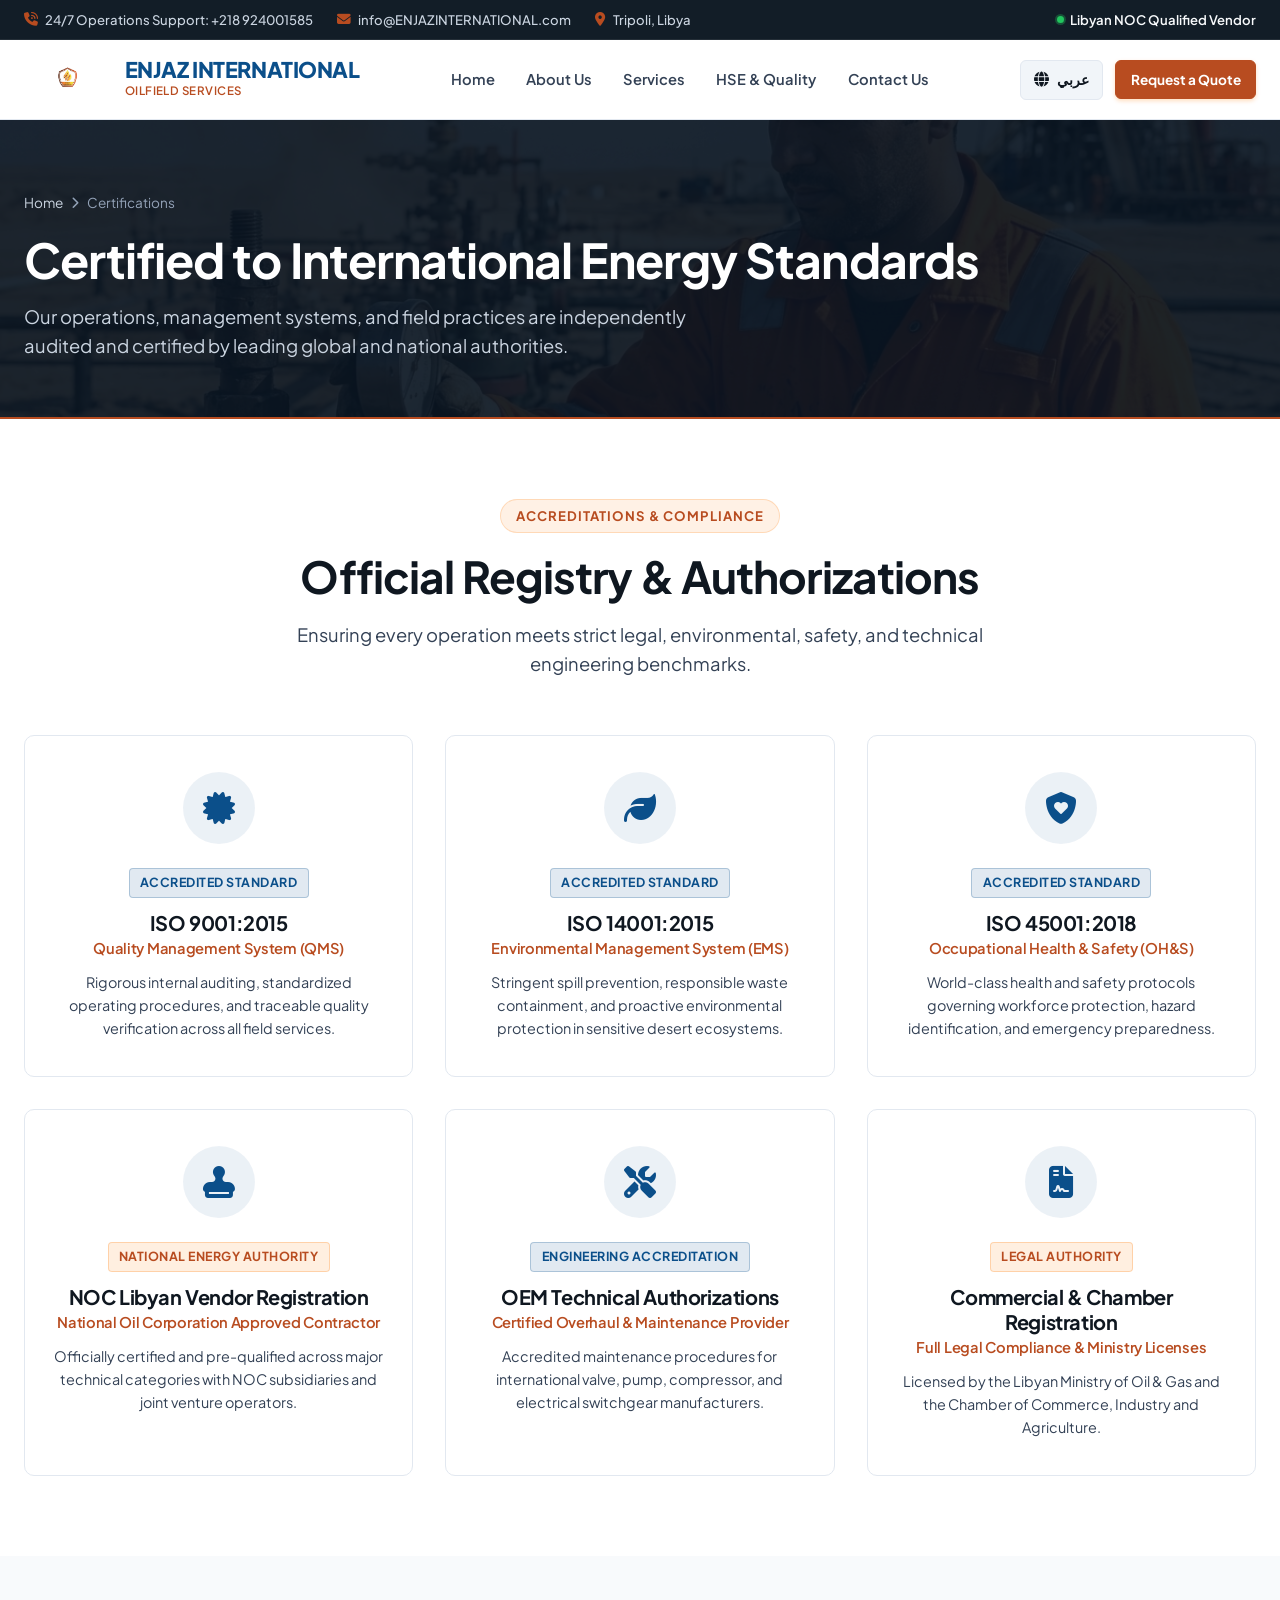
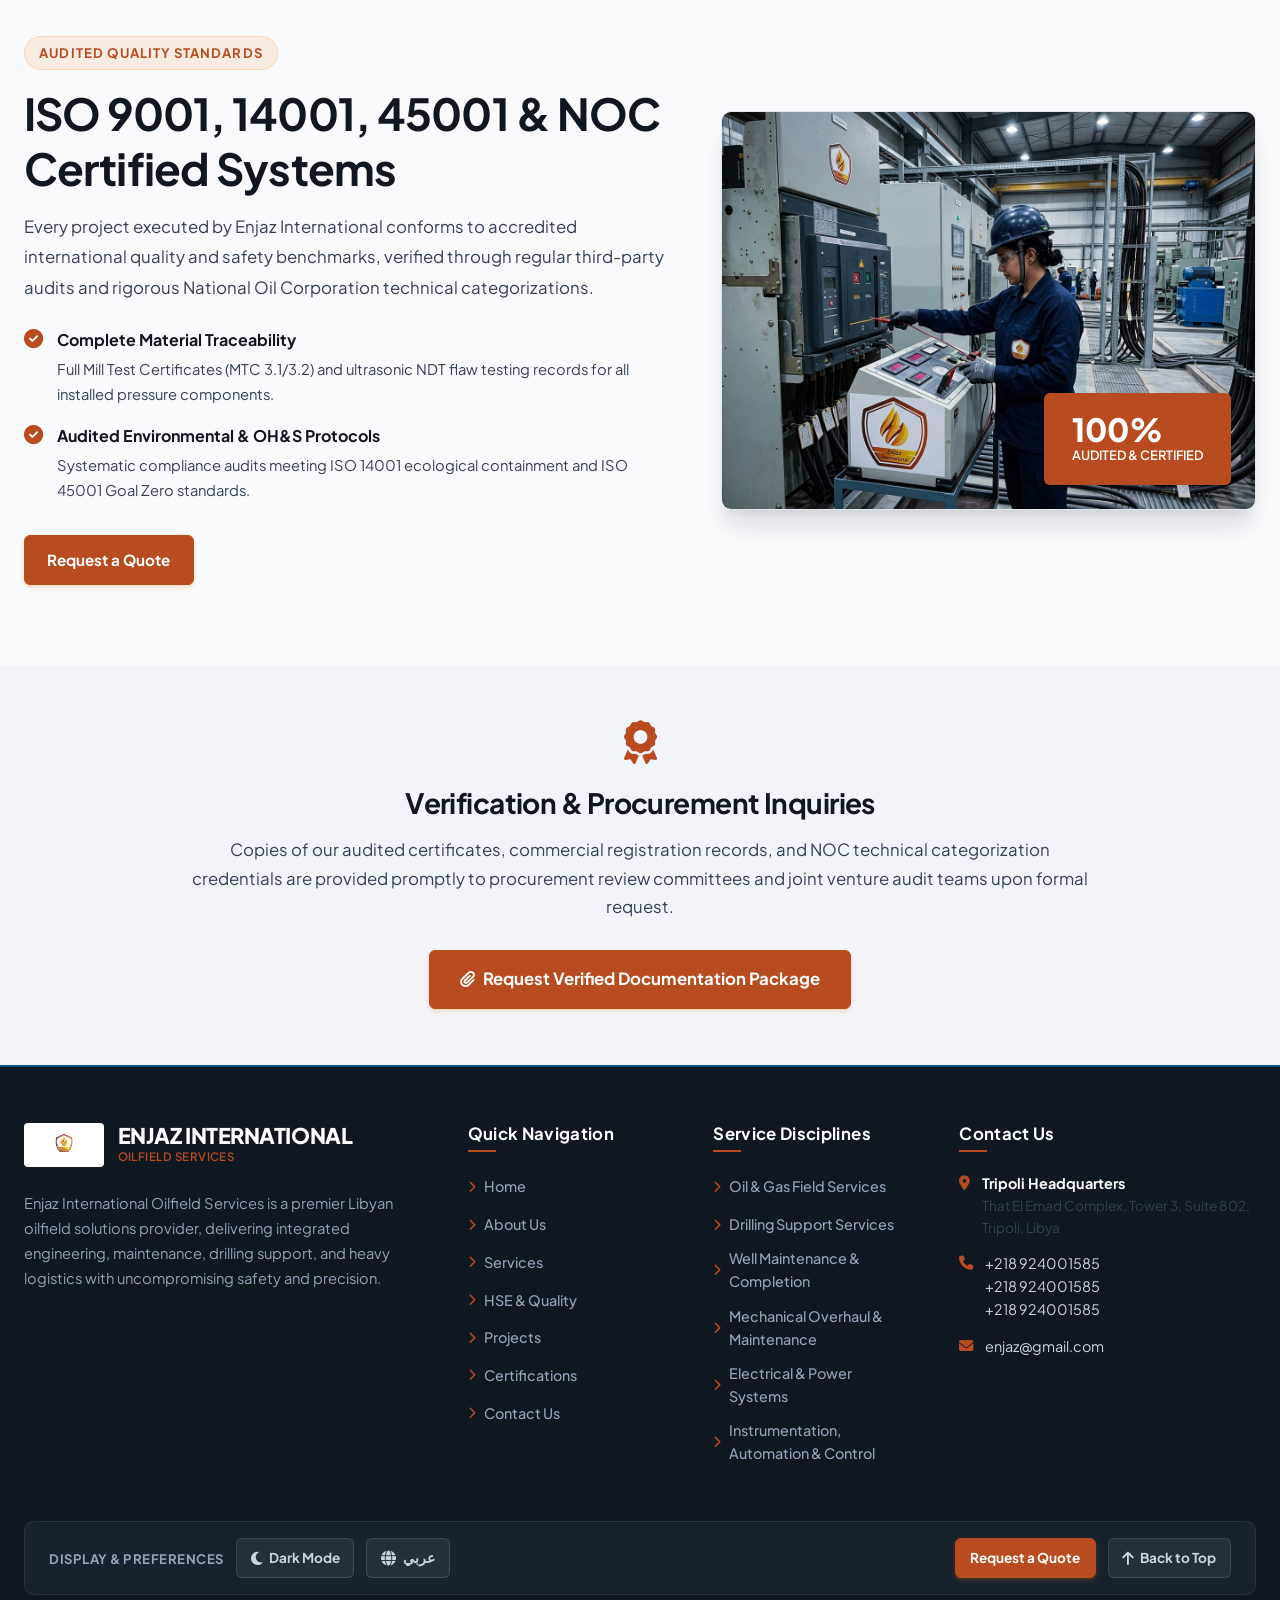
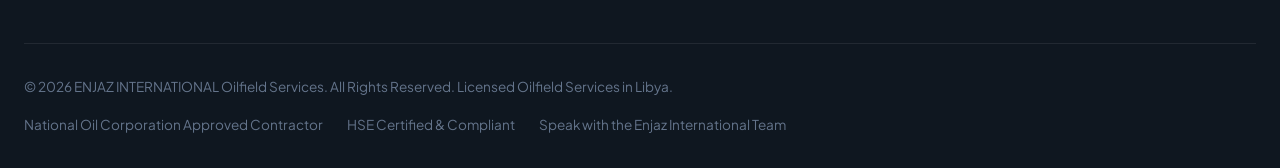
<file: certifications.html>
﻿<!DOCTYPE html>
<html lang="en" dir="ltr" data-theme="light">
<head>
  <meta charset="UTF-8">
  <meta name="viewport" content="width=device-width, initial-scale=1.0">
  <title>Certifications & Standards â€” ENJAZ INTERNATIONAL Oilfield Services</title>
  <meta name="description" content="View ENJAZ INTERNATIONAL's official certifications: ISO 9001, ISO 14001, ISO 45001, Libyan NOC vendor pre-qualification, and OEM technical approvals.">
  <!-- SEO & Social Sharing (Open Graph & Twitter Cards) -->
  <meta property="og:title" content="Certifications & Standards â€” ENJAZ INTERNATIONAL Oilfield Services">
  <meta property="og:description" content="View ENJAZ INTERNATIONAL's official certifications: ISO 9001, ISO 14001, ISO 45001, Libyan NOC vendor pre-qualification, and OEM technical approvals.">
  <meta property="og:image" content="https://ENJAZINTERNATIONAL.com/Images/Logo.png">
  <meta property="og:url" content="https://ENJAZINTERNATIONAL.com/certifications.html">
  <meta property="og:type" content="website">
  <meta name="twitter:card" content="summary_large_image">
  <meta name="twitter:title" content="Certifications & Standards â€” ENJAZ INTERNATIONAL Oilfield Services">
  <meta name="twitter:description" content="View ENJAZ INTERNATIONAL's official certifications: ISO 9001, ISO 14001, ISO 45001, Libyan NOC vendor pre-qualification, and OEM technical approvals.">
  <meta name="twitter:image" content="https://ENJAZINTERNATIONAL.com/Images/Logo.png">

  <link rel="icon" type="image/jpeg" href="Images/Logo.png">

  <link rel="preconnect" href="https://fonts.googleapis.com">
  <link rel="preconnect" href="https://fonts.gstatic.com" crossorigin>
  <link href="https://fonts.googleapis.com/css2?family=Alexandria:wght@400;500;600;700;800&family=Cairo:wght@400;500;600;700;800;900&family=Inter:wght@400;500;600;700&family=Plus+Jakarta+Sans:wght@400;500;600;700;800&display=swap" rel="stylesheet">
  <link rel="stylesheet" href="https://cdnjs.cloudflare.com/ajax/libs/font-awesome/6.5.1/css/all.min.css">

  <link rel="stylesheet" href="assets/css/variables.css">
  <link rel="stylesheet" href="assets/css/base.css">
  <link rel="stylesheet" href="assets/css/layout.css">
  <link rel="stylesheet" href="assets/css/components.css">
  <link rel="stylesheet" href="assets/css/pages.css">
  <link rel="stylesheet" href="assets/css/rtl.css">
</head>
<body>

  <!-- Topbar -->
  <div class="topbar">
    <div class="container">
      <div class="topbar-info">
        <span class="topbar-item">
          <i class="fa-solid fa-phone-volume"></i>
          <a href="tel:+218924295050" data-i18n="topbar.emergency">24/7 Operations Support: +218 924001585</a>
        </span>
        <span class="topbar-item">
          <i class="fa-solid fa-envelope"></i>
          <a href="mailto:enjaz@gmail.com" data-i18n="topbar.email">enjaz@gmail.com</a>
        </span>
        <span class="topbar-item">
          <i class="fa-solid fa-location-dot"></i>
          <span data-i18n="topbar.location">Tripoli & Benghazi, Libya</span>
        </span>
      </div>
      <div class="topbar-status">
        <span class="topbar-status-dot"></span>
        <span data-i18n="topbar.status">Libyan NOC Qualified Vendor</span>
      </div>
    </div>
  </div>

  <!-- Header -->
  <header class="site-header">
    <div class="container header-container">
      <a href="index.html" class="brand-logo" aria-label="ENJAZ INTERNATIONAL Home">
        <img src="Images/Logo.png" alt="ENJAZ INTERNATIONAL Logo" class="brand-logo-img">
        <div class="brand-logo-text">
          <span class="brand-name" data-i18n="brand.name">ENJAZ INTERNATIONAL</span>
          <span class="brand-tagline" data-i18n="brand.tagline">Oilfield Services</span>
        </div>
      </a>

      <nav class="nav-desktop" aria-label="Main Navigation">
        <a href="index.html" class="nav-link" data-i18n="nav.home">Home</a>
        <a href="about.html" class="nav-link" data-i18n="nav.about">About Us</a>
        <a href="services.html" class="nav-link" data-i18n="nav.services">Services</a>
        <a href="hse.html" class="nav-link" data-i18n="nav.hse">HSE & Quality</a>
        <a href="contact.html" class="nav-link" data-i18n="nav.contact">Contact Us</a>
      </nav>

      <!-- Utility Controls -->
      <div class="header-actions">
        <!-- Language Switcher (Compact, accessible) -->
        <button class="btn-control btn-lang-toggle" aria-label="Switch Language" title="Switch Language">
          <i class="fa-solid fa-globe"></i>
          <span class="lang-label">Ø¹Ø±Ø¨ÙŠ</span>
        </button>

        <!-- CTA Button (Desktop only; hidden on mobile header to prevent clutter) -->
        <button class="btn btn-primary btn-sm btn-open-quote" data-i18n="nav.quote">
          <i class="fa-solid fa-file-invoice"></i> <span data-i18n="nav.quote">Request a Quote</span>
        </button>

        <!-- Mobile Hamburger Menu Toggle -->
        <button class="btn-mobile-menu" id="mobileMenuToggle" aria-label="Open Mobile Menu">
          <i class="fa-solid fa-bars"></i>
        </button>
      </div>
    </div>
  </header>

  <!-- Mobile Drawer Overlay -->
  <div class="mobile-overlay" id="mobileOverlay"></div>

  <!-- Mobile Navigation Drawer (Phone-First) -->
  <aside class="mobile-drawer" id="mobileDrawer" aria-label="Mobile Navigation">
    <div class="drawer-header">
      <div class="brand-logo">
        <img src="Images/Logo.png" alt="ENJAZ INTERNATIONAL" class="brand-logo-img" style="height: 36px;">
        <span class="brand-name" style="font-size: 1.15rem;" data-i18n="brand.name">ENJAZ INTERNATIONAL</span>
      </div>
      <button class="modal-close-btn" id="drawerCloseBtn" aria-label="Close Menu">
        <i class="fa-solid fa-xmark"></i>
      </button>
    </div>
    <div class="drawer-body">
      <!-- Prominent Primary Action Button right at top -->
      <button class="btn btn-primary btn-block btn-open-quote" data-i18n="nav.quote">
        <i class="fa-solid fa-file-invoice"></i> <span data-i18n="nav.quote">Request a Quote</span>
      </button>

      <!-- Navigation Links with Chevrons -->
      <nav class="drawer-nav">
        <a href="index.html" class="drawer-link">
          <span class="drawer-link-content">
            <i class="fa-solid fa-house"></i>
            <span data-i18n="nav.home">Home</span>
          </span>
          <i class="fa-solid fa-chevron-right drawer-chevron"></i>
        </a>
        <a href="about.html" class="drawer-link">
          <span class="drawer-link-content">
            <i class="fa-solid fa-building"></i>
            <span data-i18n="nav.about">About Us</span>
          </span>
          <i class="fa-solid fa-chevron-right drawer-chevron"></i>
        </a>
        <a href="services.html" class="drawer-link">
          <span class="drawer-link-content">
            <i class="fa-solid fa-gears"></i>
            <span data-i18n="nav.services">Services</span>
          </span>
          <i class="fa-solid fa-chevron-right drawer-chevron"></i>
        </a>
        <a href="hse.html" class="drawer-link">
          <span class="drawer-link-content">
            <i class="fa-solid fa-shield-halved"></i>
            <span data-i18n="nav.hse">HSE & Quality</span>
          </span>
          <i class="fa-solid fa-chevron-right drawer-chevron"></i>
        </a>
        <a href="projects.html" class="drawer-link">
          <span class="drawer-link-content">
            <i class="fa-solid fa-diagram-project"></i>
            <span data-i18n="nav.projects">Projects</span>
          </span>
          <i class="fa-solid fa-chevron-right drawer-chevron"></i>
        </a>
        <a href="certifications.html" class="drawer-link active">
          <span class="drawer-link-content">
            <i class="fa-solid fa-certificate"></i>
            <span data-i18n="nav.certifications">Certifications</span>
          </span>
          <i class="fa-solid fa-chevron-right drawer-chevron"></i>
        </a>
        <a href="contact.html" class="drawer-link">
          <span class="drawer-link-content">
            <i class="fa-solid fa-headset"></i>
            <span data-i18n="nav.contact">Contact Us</span>
          </span>
          <i class="fa-solid fa-chevron-right drawer-chevron"></i>
        </a>
      </nav>

      <!-- Drawer Preferences (Language & Theme) -->
      <div>
        <span class="drawer-section-title" data-i18n="footer.preferences">Display & Preferences</span>
        <div class="drawer-settings-grid">
          <button class="btn-control btn-lang-toggle" style="width: 100%; justify-content: center;">
            <i class="fa-solid fa-globe"></i>
            <span class="lang-label">Ø¹Ø±Ø¨ÙŠ</span>
          </button>
          <button class="btn-control btn-theme-toggle" style="width: 100%; justify-content: center;">
            <i class="fa-solid fa-moon"></i>
            <span class="theme-label" data-i18n="theme.dark">Dark Mode</span>
          </button>
        </div>
      </div>

      <!-- Fast Dispatch Link Card -->
      <div class="drawer-contact-card">
        <span style="font-size: 0.75rem; text-transform: uppercase; color: var(--brand-orange); font-weight: 700; display: block; margin-bottom: 0.25rem;" data-i18n="topbar.status">Libyan NOC Qualified Vendor</span>
        <a href="tel:+218924295050" style="font-size: 0.92rem; font-weight: 700; color: var(--text-primary); display: flex; align-items: center; gap: 0.5rem; margin-bottom: 0.6rem;">
          <i class="fa-solid fa-phone" style="color: var(--brand-orange);"></i> +218 924001585
        </a>
        <a href="https://wa.me/218924295050" target="_blank" rel="noopener" class="btn btn-outline btn-sm btn-block" style="border-color: #22C55E; color: #22C55E; font-size: 0.85rem;">
          <i class="fa-brands fa-whatsapp"></i> <span data-i18n="contact.whatsapp_btn">Chat on WhatsApp</span>
        </a>
      </div>
    </div>
  </aside>

  <!-- Page Header -->
  <section class="page-header">
    <div class="page-header-media">
      <img src="assets/images/engineer-ppe.jpg" alt="Quality Compliance Inspection">
    </div>
    <div class="page-header-overlay"></div>
    <div class="container page-header-container">
      <nav class="breadcrumb" aria-label="Breadcrumb">
        <a href="index.html" data-i18n="nav.home">Home</a>
        <i class="fa-solid fa-chevron-right"></i>
        <span data-i18n="nav.certifications">Certifications</span>
      </nav>
      <h1 class="page-header-title" data-i18n="cert.title">Certified to International Energy Standards</h1>
      <p class="page-header-subtitle" data-i18n="cert.subtitle">
        Our operations, management systems, and field practices are independently audited and certified by leading global and national authorities.
      </p>
    </div>
  </section>

  <!-- Certifications Grid -->
  <section class="section section-bg-surface">
    <div class="container">
      <div class="section-header">
        <span class="section-tag" data-i18n="cert.tag">Accreditations & Compliance</span>
        <h2 class="section-title">Official Registry & Authorizations</h2>
        <p class="section-subtitle">
          Ensuring every operation meets strict legal, environmental, safety, and technical engineering benchmarks.
        </p>
      </div>

      <div class="grid grid-cols-3">
        <!-- ISO 9001 -->
        <div class="cert-card">
          <div class="cert-icon"><i class="fa-solid fa-certificate"></i></div>
          <span class="badge badge-navy" style="margin-bottom: 0.75rem;">Accredited Standard</span>
          <h3 style="font-size: 1.25rem; margin-bottom: 0.25rem;" data-i18n="cert.iso9001">ISO 9001:2015</h3>
          <h5 style="color: var(--brand-orange); font-size: 0.92rem; margin-bottom: 0.85rem;" data-i18n="cert.iso9001_sub">Quality Management System (QMS)</h5>
          <p style="font-size: 0.9rem; line-height: 1.6;" data-i18n="cert.iso9001_desc">
            Rigorous internal auditing, standardized operating procedures, and traceable quality verification across all field services.
          </p>
        </div>

        <!-- ISO 14001 -->
        <div class="cert-card">
          <div class="cert-icon"><i class="fa-solid fa-leaf"></i></div>
          <span class="badge badge-navy" style="margin-bottom: 0.75rem;">Accredited Standard</span>
          <h3 style="font-size: 1.25rem; margin-bottom: 0.25rem;" data-i18n="cert.iso14001">ISO 14001:2015</h3>
          <h5 style="color: var(--brand-orange); font-size: 0.92rem; margin-bottom: 0.85rem;" data-i18n="cert.iso14001_sub">Environmental Management System (EMS)</h5>
          <p style="font-size: 0.9rem; line-height: 1.6;" data-i18n="cert.iso14001_desc">
            Stringent spill prevention, responsible waste containment, and proactive environmental protection in sensitive desert ecosystems.
          </p>
        </div>

        <!-- ISO 45001 -->
        <div class="cert-card">
          <div class="cert-icon"><i class="fa-solid fa-shield-heart"></i></div>
          <span class="badge badge-navy" style="margin-bottom: 0.75rem;">Accredited Standard</span>
          <h3 style="font-size: 1.25rem; margin-bottom: 0.25rem;" data-i18n="cert.iso45001">ISO 45001:2018</h3>
          <h5 style="color: var(--brand-orange); font-size: 0.92rem; margin-bottom: 0.85rem;" data-i18n="cert.iso45001_sub">Occupational Health & Safety (OH&S)</h5>
          <p style="font-size: 0.9rem; line-height: 1.6;" data-i18n="cert.iso45001_desc">
            World-class health and safety protocols governing workforce protection, hazard identification, and emergency preparedness.
          </p>
        </div>

        <!-- NOC Registration -->
        <div class="cert-card">
          <div class="cert-icon"><i class="fa-solid fa-stamp"></i></div>
          <span class="badge badge-orange" style="margin-bottom: 0.75rem;">National Energy Authority</span>
          <h3 style="font-size: 1.25rem; margin-bottom: 0.25rem;" data-i18n="cert.noc">NOC Libyan Vendor Registration</h3>
          <h5 style="color: var(--brand-orange); font-size: 0.92rem; margin-bottom: 0.85rem;" data-i18n="cert.noc_sub">National Oil Corporation Approved Contractor</h5>
          <p style="font-size: 0.9rem; line-height: 1.6;" data-i18n="cert.noc_desc">
            Officially certified and pre-qualified across major technical categories with NOC subsidiaries and joint venture operators.
          </p>
        </div>

        <!-- OEM Technical Authorizations -->
        <div class="cert-card">
          <div class="cert-icon"><i class="fa-solid fa-screwdriver-wrench"></i></div>
          <span class="badge badge-navy" style="margin-bottom: 0.75rem;">Engineering Accreditation</span>
          <h3 style="font-size: 1.25rem; margin-bottom: 0.25rem;" data-i18n="cert.oem">OEM Technical Authorizations</h3>
          <h5 style="color: var(--brand-orange); font-size: 0.92rem; margin-bottom: 0.85rem;" data-i18n="cert.oem_sub">Certified Overhaul & Maintenance Provider</h5>
          <p style="font-size: 0.9rem; line-height: 1.6;" data-i18n="cert.oem_desc">
            Accredited maintenance procedures for international valve, pump, compressor, and electrical switchgear manufacturers.
          </p>
        </div>

        <!-- Commercial Registration -->
        <div class="cert-card">
          <div class="cert-icon"><i class="fa-solid fa-file-contract"></i></div>
          <span class="badge badge-orange" style="margin-bottom: 0.75rem;">Legal Authority</span>
          <h3 style="font-size: 1.25rem; margin-bottom: 0.25rem;" data-i18n="cert.cr">Commercial & Chamber Registration</h3>
          <h5 style="color: var(--brand-orange); font-size: 0.92rem; margin-bottom: 0.85rem;" data-i18n="cert.cr_sub">Full Legal Compliance & Ministry Licenses</h5>
          <p style="font-size: 0.9rem; line-height: 1.6;" data-i18n="cert.cr_desc">
            Licensed by the Libyan Ministry of Oil & Gas and the Chamber of Commerce, Industry and Agriculture.
          </p>
        </div>
      </div>
    </div>
  </section>

  <!-- Audited Quality Standards Showcase -->
  <section class="section section-bg-surface-elevated">
    <div class="container">
      <div class="story-grid">
        <div class="story-content">
          <span class="section-tag" data-i18n="cert.showcase.tag">Audited Quality Standards</span>
          <h2 class="section-title" data-i18n="cert.showcase.title">ISO 9001, 14001, 45001 & NOC Certified Systems</h2>
          <p style="font-size: 1.05rem; line-height: 1.8; color: var(--text-secondary); margin-bottom: 1.5rem;" data-i18n="cert.showcase.desc">
            Every project executed by ENJAZ INTERNATIONAL conforms to accredited international quality and safety benchmarks, verified through regular third-party audits and rigorous National Oil Corporation technical categorizations.
          </p>
          <div style="display: flex; flex-direction: column; gap: 1rem; margin-bottom: 2rem;">
            <div style="display: flex; align-items: flex-start; gap: 0.85rem;">
              <i class="fa-solid fa-circle-check" style="color: var(--brand-orange); font-size: 1.2rem; margin-top: 0.2rem;"></i>
              <div>
                <strong style="color: var(--text-primary); display: block; margin-bottom: 0.2rem;" data-i18n="cert.showcase.item1_title">Complete Material Traceability</strong>
                <span style="color: var(--text-secondary); font-size: 0.92rem;" data-i18n="cert.showcase.item1_desc">Full Mill Test Certificates (MTC 3.1/3.2) and ultrasonic NDT flaw testing records for all installed pressure components.</span>
              </div>
            </div>
            <div style="display: flex; align-items: flex-start; gap: 0.85rem;">
              <i class="fa-solid fa-circle-check" style="color: var(--brand-orange); font-size: 1.2rem; margin-top: 0.2rem;"></i>
              <div>
                <strong style="color: var(--text-primary); display: block; margin-bottom: 0.2rem;" data-i18n="cert.showcase.item2_title">Audited Environmental & OH&S Protocols</strong>
                <span style="color: var(--text-secondary); font-size: 0.92rem;" data-i18n="cert.showcase.item2_desc">Systematic compliance audits meeting ISO 14001 ecological containment and ISO 45001 Goal Zero standards.</span>
              </div>
            </div>
          </div>
          <button class="btn btn-primary btn-open-quote" data-service="Procurement & Spare Parts Supply" data-i18n="nav.quote">
            <i class="fa-solid fa-file-invoice"></i> Request a Quote
          </button>
        </div>
        <div class="story-img-box">
          <img src="assets/images/hse-qaqc.jpg" alt="ENJAZ INTERNATIONAL Certified Quality Assurance Testing with Enjaz Logo Uniforms">
          <div class="story-badge-stat">
            <span class="story-badge-num">100%</span>
            <span class="story-badge-label" data-i18n="cert.showcase.badge">Audited & Certified</span>
          </div>
        </div>
      </div>
    </div>
  </section>

  <!-- Compliance Statement Box -->
  <section class="section section-sm section-bg-elevated">
    <div class="container container-narrow" style="text-align: center;">
      <i class="fa-solid fa-award" style="font-size: 2.75rem; color: var(--brand-orange); margin-bottom: 1.25rem;"></i>
      <h2 style="font-size: 1.75rem; margin-bottom: 1rem;">Verification & Procurement Inquiries</h2>
      <p style="font-size: 1.05rem; line-height: 1.7; margin-bottom: 1.75rem; color: var(--text-secondary);">
        Copies of our audited certificates, commercial registration records, and NOC technical categorization credentials are provided promptly to procurement review committees and joint venture audit teams upon formal request.
      </p>
      <button class="btn btn-primary btn-lg btn-open-quote" data-service="Procurement & Spare Parts Supply">
        <i class="fa-solid fa-paperclip"></i> Request Verified Documentation Package
      </button>
    </div>
  </section>

  <!-- Footer -->
  <footer class="site-footer">
    <div class="container">
      <div class="footer-top">
        <div class="footer-brand">
          <div class="brand-logo" style="margin-bottom: 0.5rem;">
            <img src="Images/Logo.png" alt="ENJAZ INTERNATIONAL" class="brand-logo-img" style="height: 44px;">
            <div class="brand-logo-text">
              <span class="brand-name" style="color: #FFFFFF;" data-i18n="brand.name">ENJAZ INTERNATIONAL</span>
              <span class="brand-tagline" data-i18n="brand.tagline">Oilfield Services</span>
            </div>
          </div>
          <p data-i18n="footer.desc">
            ENJAZ INTERNATIONAL Oilfield Services is a premier Libyan oilfield solutions provider, delivering integrated engineering, maintenance, drilling support, and heavy logistics with uncompromising safety and precision.
          </p>
        </div>

        <div>
          <h4 class="footer-heading" data-i18n="footer.quick_links">Quick Navigation</h4>
          <ul class="footer-links">
            <li><a href="index.html" class="footer-link"><i class="fa-solid fa-chevron-right"></i> <span data-i18n="nav.home">Home</span></a></li>
            <li><a href="about.html" class="footer-link"><i class="fa-solid fa-chevron-right"></i> <span data-i18n="nav.about">About Us</span></a></li>
            <li><a href="services.html" class="footer-link"><i class="fa-solid fa-chevron-right"></i> <span data-i18n="nav.services">Services</span></a></li>
            <li><a href="hse.html" class="footer-link"><i class="fa-solid fa-chevron-right"></i> <span data-i18n="nav.hse">HSE & Quality</span></a></li>
            <li><a href="projects.html" class="footer-link"><i class="fa-solid fa-chevron-right"></i> <span data-i18n="nav.projects">Projects</span></a></li>
            <li><a href="certifications.html" class="footer-link"><i class="fa-solid fa-chevron-right"></i> <span data-i18n="nav.certifications">Certifications</span></a></li>
            <li><a href="contact.html" class="footer-link"><i class="fa-solid fa-chevron-right"></i> <span data-i18n="nav.contact">Contact Us</span></a></li>
          </ul>
        </div>

        <div>
          <h4 class="footer-heading" data-i18n="footer.services_dir">Service Disciplines</h4>
          <ul class="footer-links">
            <li><a href="services.html#service-field" class="footer-link"><i class="fa-solid fa-chevron-right"></i> <span data-i18n="service.field.title">Oil & Gas Field Services</span></a></li>
            <li><a href="services.html#service-drilling" class="footer-link"><i class="fa-solid fa-chevron-right"></i> <span data-i18n="service.drilling.title">Drilling Support</span></a></li>
            <li><a href="services.html#service-well" class="footer-link"><i class="fa-solid fa-chevron-right"></i> <span data-i18n="service.well.title">Well Maintenance</span></a></li>
            <li><a href="services.html#service-mechanical" class="footer-link"><i class="fa-solid fa-chevron-right"></i> <span data-i18n="service.mechanical.title">Mechanical Overhaul</span></a></li>
            <li><a href="services.html#service-electrical" class="footer-link"><i class="fa-solid fa-chevron-right"></i> <span data-i18n="service.electrical.title">Electrical & Power</span></a></li>
            <li><a href="services.html#service-instrumentation" class="footer-link"><i class="fa-solid fa-chevron-right"></i> <span data-i18n="service.instrumentation.title">Automation & Control</span></a></li>
          </ul>
        </div>

        <div>
          <h4 class="footer-heading" data-i18n="nav.contact">Operational Contact</h4>
          <div class="footer-contact-list">
            <div class="footer-contact-item">
              <i class="fa-solid fa-location-dot"></i>
              <div>
                <strong style="color: #FFFFFF;" data-i18n="contact.hq_title">Headquarters</strong>
                <p style="margin: 0; font-size: 0.85rem;" data-i18n="contact.hq_address">Omar Al-Mukhtar Investment Complex, 3rd Floor, Office No. 2</p>
              </div>
            </div>
            <div class="footer-contact-item">
              <i class="fa-solid fa-phone"></i>
              <div>
                <a href="tel:+218924295050" style="color: #CBD5E1; direction: ltr; display: inline-block;">+218 924001585</a><br>
                <a href="tel:+218915520267" style="color: #CBD5E1; direction: ltr; display: inline-block;">+218 924001585</a><br>
                <a href="tel:+218916141616" style="color: #CBD5E1; direction: ltr; display: inline-block;">+218 924001585</a>
              </div>
            </div>
            <div class="footer-contact-item">
              <i class="fa-solid fa-envelope"></i>
              <div>
                <a href="mailto:enjaz@gmail.com" style="color: #CBD5E1;">enjaz@gmail.com</a>
              </div>
            </div>
          </div>
        </div>
      </div>

      <!-- Footer Utility Bar (Preferences & Secondary Action Hub) -->
      <div class="footer-utility-bar">
        <div class="footer-utility-group">
          <span class="footer-utility-title" data-i18n="footer.preferences">Display & Preferences:</span>
          <button class="btn-control btn-theme-toggle" aria-label="Toggle Dark/Light Theme">
            <i class="fa-solid fa-moon"></i>
            <span class="theme-label" data-i18n="theme.dark">Dark Mode</span>
          </button>
          <button class="btn-control btn-lang-toggle" aria-label="Switch Language">
            <i class="fa-solid fa-globe"></i>
            <span class="lang-label">Ø¹Ø±Ø¨ÙŠ</span>
          </button>
        </div>
        <div class="footer-utility-group">
          <button class="btn btn-primary btn-sm btn-open-quote" data-i18n="nav.quote">
            <i class="fa-solid fa-file-invoice"></i> Request a Quote
          </button>
          <a href="#" class="btn-control" aria-label="Back to top" title="Back to top" onclick="window.scrollTo({top: 0, behavior: 'smooth'}); return false;">
            <i class="fa-solid fa-arrow-up"></i>
            <span data-i18n="footer.back_to_top">Back to Top</span>
          </a>
        </div>
      </div>

      <div class="footer-bottom">
        <div>
          &copy; 2026 ENJAZ INTERNATIONAL Oilfield Services. <span data-i18n="footer.rights">All Rights Reserved.</span>
        </div>
        <div style="display: flex; gap: 1.5rem;">
          <a href="certifications.html" data-i18n="cert.noc_sub">NOC Approved Contractor</a>
          <a href="hse.html" data-i18n="hse.badge">Goal Zero Policy</a>
          <a href="contact.html" data-i18n="contact.speak_cta">Speak with Team</a>
        </div>
      </div>
    </div>
  </footer>

  <!-- Universal Request a Quote Modal -->
  <div class="modal-backdrop" id="quoteModal" role="dialog" aria-modal="true" aria-labelledby="quoteModalTitle">
    <div class="modal-dialog">
      <div class="modal-header">
        <h3 class="modal-title" id="quoteModalTitle">
          <i class="fa-solid fa-file-invoice"></i>
          <span data-i18n="quote.modal_title">Request a Technical Service Quote</span>
        </h3>
        <button class="modal-close-btn" id="quoteModalCloseBtn" aria-label="Close modal">
          <i class="fa-solid fa-xmark"></i>
        </button>
      </div>
      <div class="modal-body">
        <p style="font-size: 0.92rem; color: var(--text-secondary); margin-bottom: 1.5rem;" data-i18n="quote.modal_desc">
          Submit your operational parameters below. Our engineering dispatch will formulate a formal technical proposal and scope breakdown.
        </p>

        <form id="quoteForm">
          <div class="form-grid-2">
            <div class="form-group">
              <label class="form-label" for="quoteCompany">
                <span data-i18n="quote.company">Company / Operating Entity</span>
                <span class="form-label-req">*</span>
              </label>
              <input type="text" id="quoteCompany" class="form-control" placeholder="e.g., Waha Oil Co. / Mellitah" data-i18n-placeholder="quote.company_ph" required>
            </div>

            <div class="form-group">
              <label class="form-label" for="quoteName">
                <span data-i18n="quote.name">Person in Charge / Title</span>
                <span class="form-label-req">*</span>
              </label>
              <input type="text" id="quoteName" class="form-control" placeholder="Full Name & Title" data-i18n-placeholder="quote.name_ph" required>
            </div>
          </div>

          <div class="form-grid-2">
            <div class="form-group">
              <label class="form-label" for="quoteEmail">
                <span data-i18n="quote.email">Work Email</span>
                <span class="form-label-req">*</span>
              </label>
              <input type="email" id="quoteEmail" class="form-control" placeholder="name@company.ly" data-i18n-placeholder="quote.email_ph" required>
            </div>

            <div class="form-group">
              <label class="form-label" for="quotePhone">
                <span data-i18n="quote.phone">Phone / WhatsApp</span>
                <span class="form-label-req">*</span>
              </label>
              <input type="tel" id="quotePhone" class="form-control" placeholder="+218 ..." data-i18n-placeholder="quote.phone_ph" required>
            </div>
          </div>

          <div class="form-grid-2">
            <div class="form-group">
              <label class="form-label" for="quoteService">
                <span data-i18n="quote.service">Service Category</span>
                <span class="form-label-req">*</span>
              </label>
              <select id="quoteService" class="form-control" required>
                <option value="" disabled selected data-i18n="quote.service_select">-- Select Service Category --</option>
                <option value="Oil & Gas Field Services" data-i18n="service.field.title">Oil & Gas Field Services</option>
                <option value="Drilling Support Services" data-i18n="service.drilling.title">Drilling Support Services</option>
                <option value="Well Maintenance & Completion" data-i18n="service.well.title">Well Maintenance & Completion</option>
                <option value="Mechanical Overhaul & Maintenance" data-i18n="service.mechanical.title">Mechanical Overhaul & Maintenance</option>
                <option value="Electrical & Power Systems" data-i18n="service.electrical.title">Electrical & Power Systems</option>
                <option value="Instrumentation, Automation & Control" data-i18n="service.instrumentation.title">Instrumentation, Automation & Control</option>
                <option value="Engineering & Technical Consultancy" data-i18n="service.engineering.title">Engineering & Technical Consultancy</option>
                <option value="Procurement & Spare Parts Supply" data-i18n="service.procurement.title">Procurement & Spare Parts Supply</option>
                <option value="Heavy Equipment & Machinery Rental" data-i18n="service.equipment.title">Heavy Equipment & Machinery Rental</option>
                <option value="Field Logistics & Heavy Transport" data-i18n="service.logistics.title">Field Logistics & Heavy Transport</option>
                <option value="Industrial Turnkey Services" data-i18n="service.turnkey.title">Industrial Turnkey Services</option>
              </select>
            </div>

            <div class="form-group">
              <label class="form-label" for="quoteLocation">
                <span data-i18n="quote.location">Project Location / Basin</span>
                <span class="form-label-req">*</span>
              </label>
              <input type="text" id="quoteLocation" class="form-control" placeholder="e.g., Sirte Basin / Mellitah" data-i18n-placeholder="quote.location_ph" required>
            </div>
          </div>

          <div class="form-group">
            <label class="form-label" for="quoteScope">
              <span data-i18n="quote.scope">Scope Details & Technical Specifications</span>
              <span class="form-label-req">*</span>
            </label>
            <textarea id="quoteScope" class="form-control" placeholder="Please provide project timeline, equipment specifications, or required personnel..." data-i18n-placeholder="quote.scope_ph" required></textarea>
          </div>

          <div class="form-group">
            <label class="form-label">
              <span data-i18n="quote.files">Attach Specification Documents (Simulated)</span>
            </label>
            <div class="form-file-box" id="quoteFileBox">
              <i class="fa-solid fa-cloud-arrow-up"></i>
              <p id="quoteFileText" style="margin: 0; font-size: 0.88rem; color: var(--text-secondary);" data-i18n="quote.files_hint">
                Click or drag technical sheets, SOW, or BOQ files (PDF, DWG, XLSX)
              </p>
              <input type="file" id="quoteFilesInput" multiple style="display: none;">
            </div>
          </div>

          <div class="quote-summary-panel" id="quoteSummaryPanel">
            <strong style="color: var(--brand-orange); display: flex; align-items: center; gap: 0.5rem;">
              <i class="fa-solid fa-circle-check"></i>
              <span data-i18n="quote.success_title">Quote Request Structured Successfully!</span>
            </strong>
            <p style="font-size: 0.85rem; color: var(--text-secondary); margin: 0.5rem 0;" data-i18n="quote.success_desc">
              A pre-filled email has been launched for your default email client. You may also copy the structured technical payload below to send via WhatsApp or official portal:
            </p>
            <pre class="quote-summary-code" id="quoteSummaryCode"></pre>
            <button type="button" class="btn btn-navy btn-sm" id="btnCopyQuote" data-i18n="quote.copy">
              <i class="fa-solid fa-copy"></i> Copy Payload to Clipboard
            </button>
          </div>

          <div class="modal-footer" style="padding: 1rem 0 0; background: none; border-top: none;">
            <button type="button" class="btn btn-outline modal-backdrop-close" data-i18n="quote.close">Close</button>
            <button type="submit" class="btn btn-primary">
              <i class="fa-solid fa-paper-plane"></i>
              <span data-i18n="quote.submit">Submit Quote Request</span>
            </button>
          </div>
        </form>
      </div>
    </div>
  </div>

  <script type="module" src="assets/js/app.js"></script>
</body>
</html>
</file>
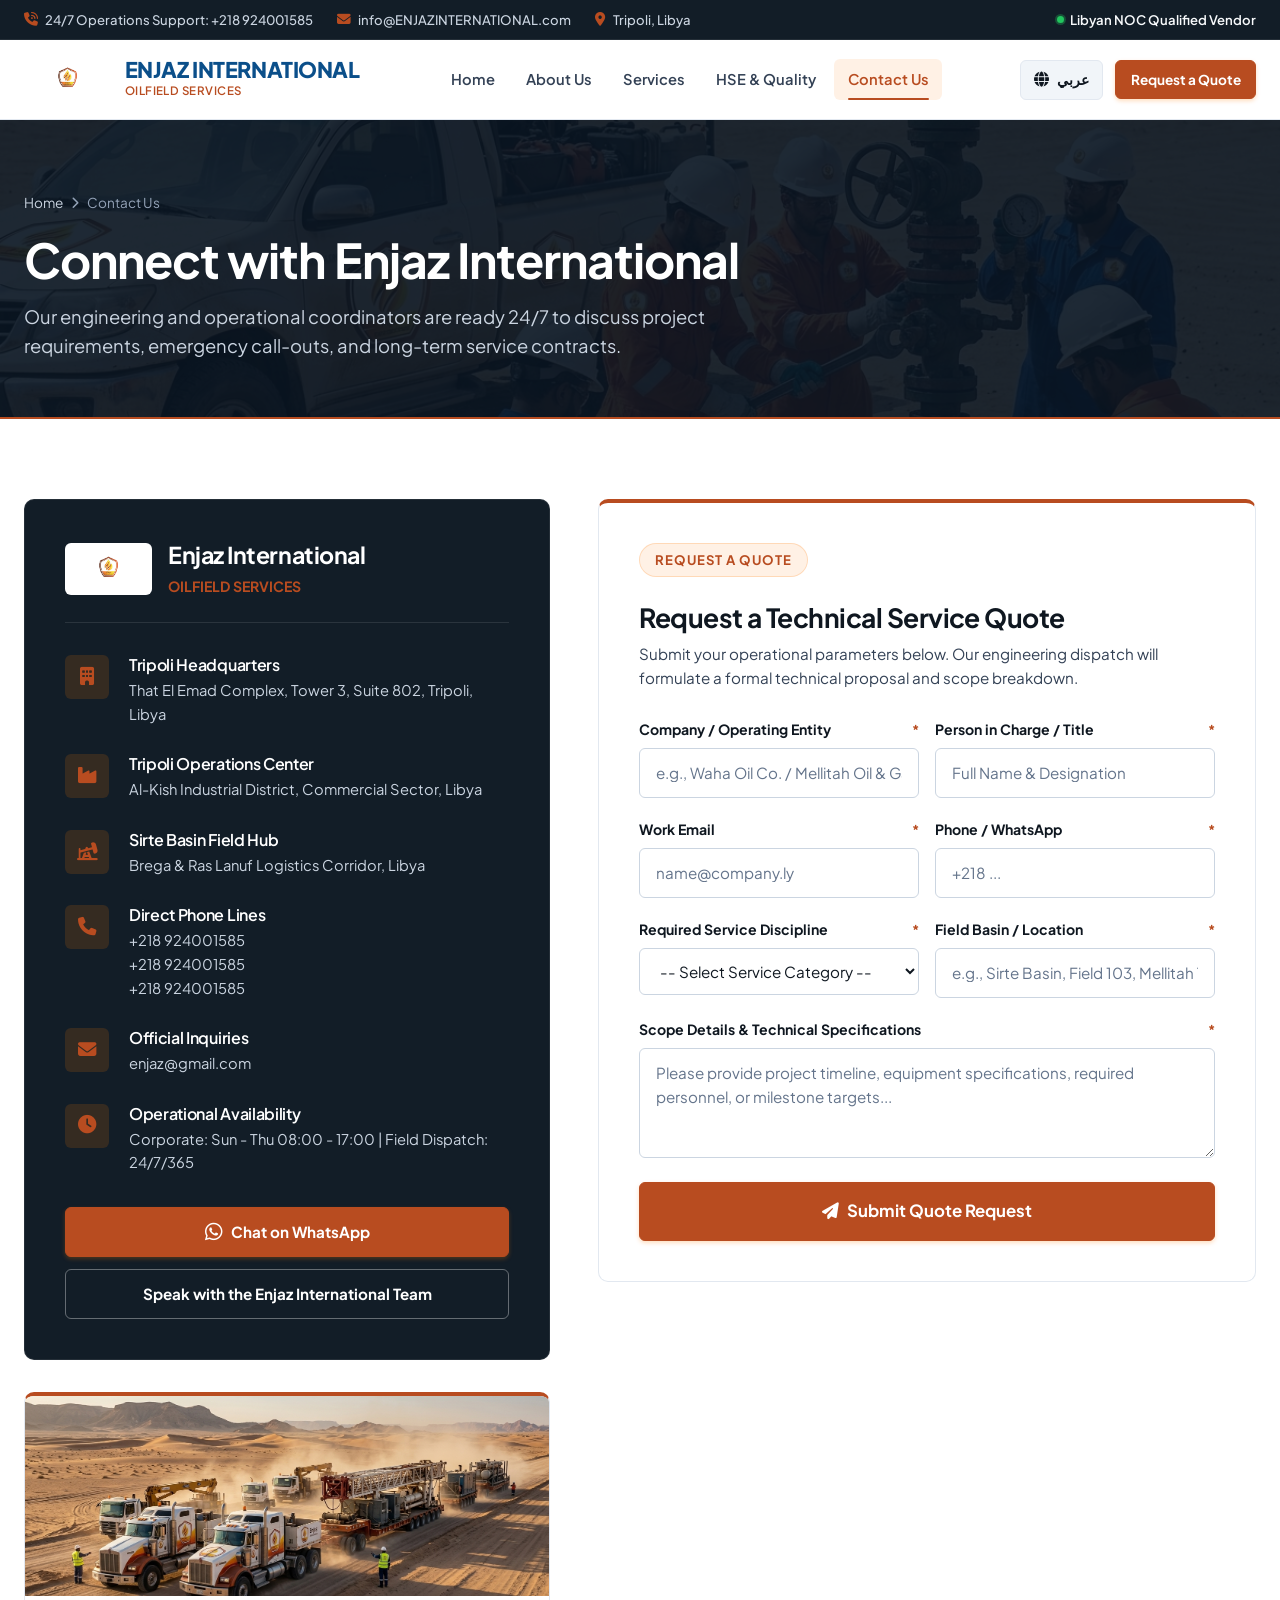
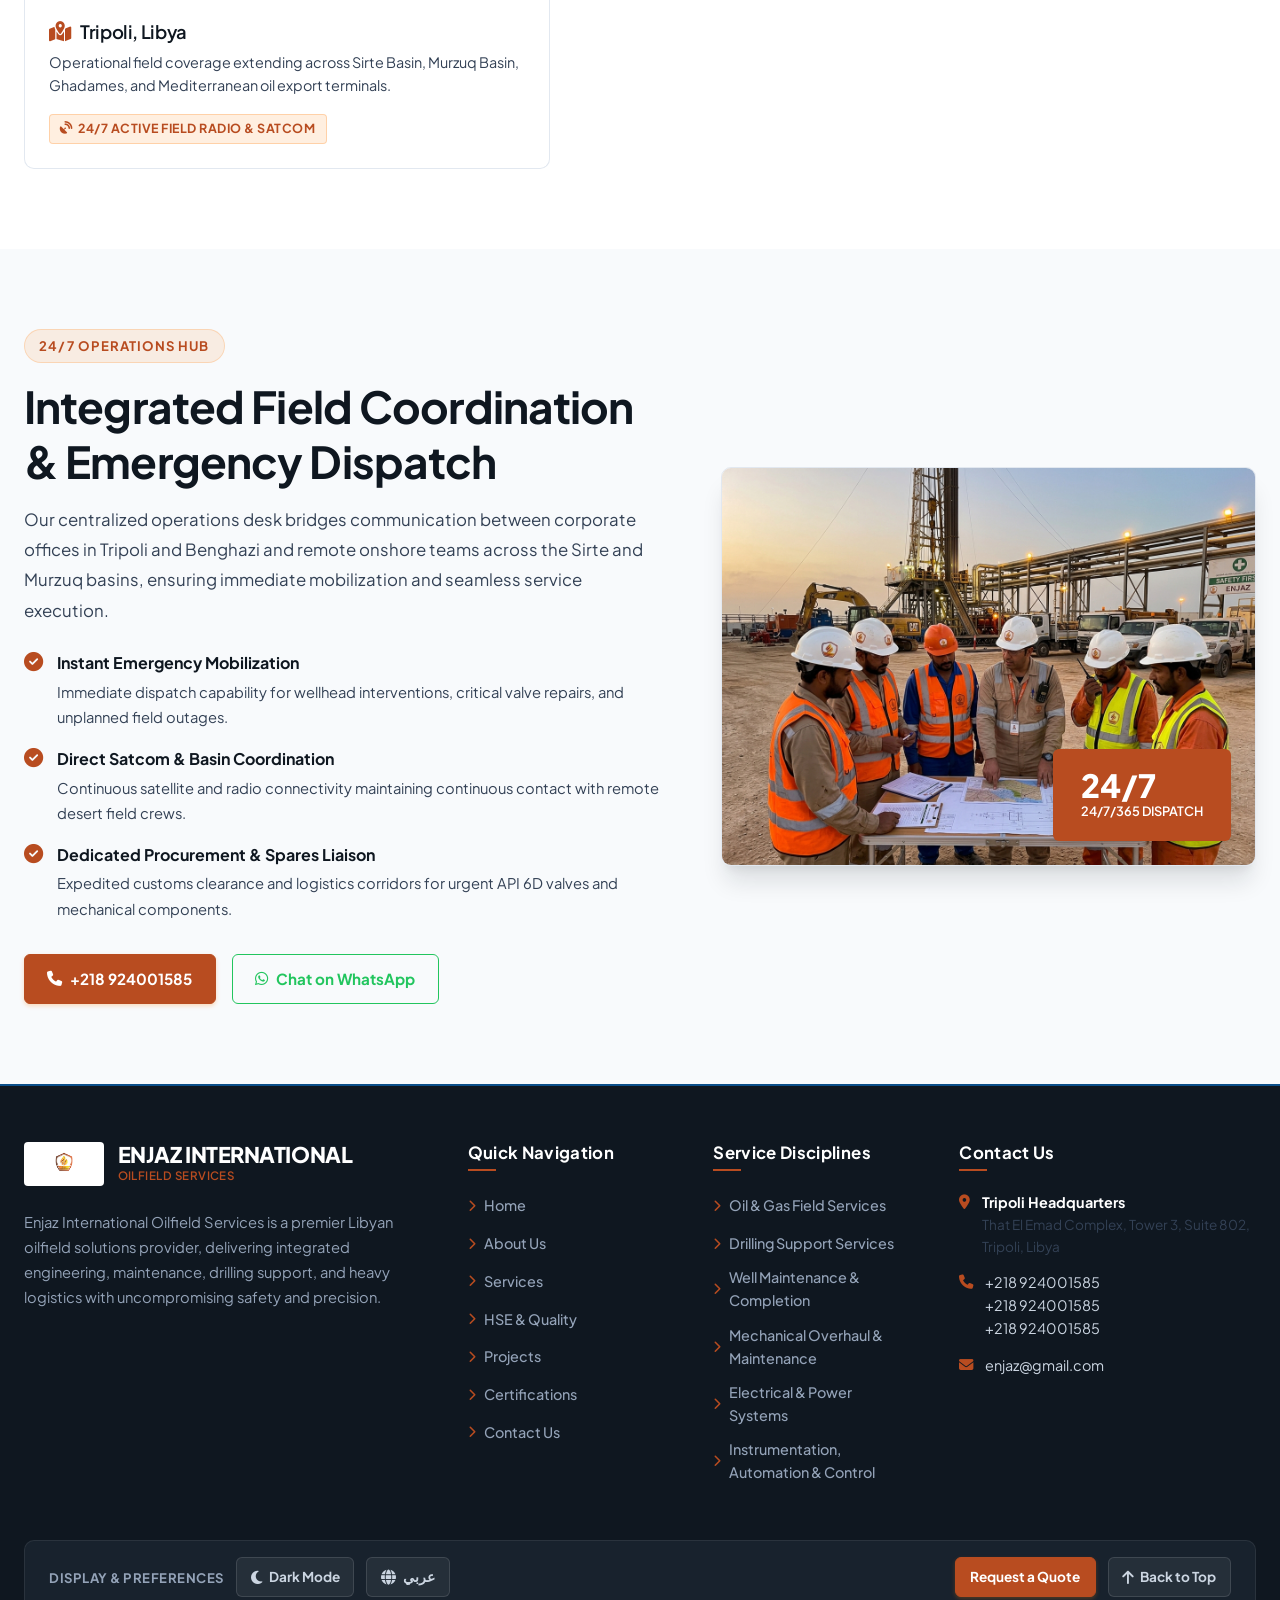
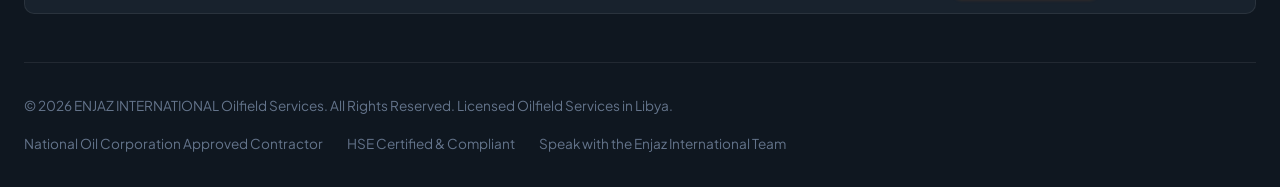
<file: contact.html>
﻿<!DOCTYPE html>
<html lang="en" dir="ltr" data-theme="light">
<head>
  <meta charset="UTF-8">
  <meta name="viewport" content="width=device-width, initial-scale=1.0">
  <title>Contact Us â€” ENJAZ INTERNATIONAL Oilfield Services</title>
  <meta name="description" content="Get in touch with ENJAZ INTERNATIONAL's engineering dispatch, operational headquarters in Tripoli, and logistics centers across Libya. 24/7 field support available.">
  <!-- SEO & Social Sharing (Open Graph & Twitter Cards) -->
  <meta property="og:title" content="Contact Us â€” ENJAZ INTERNATIONAL Oilfield Services">
  <meta property="og:description" content="Get in touch with ENJAZ INTERNATIONAL's engineering dispatch, operational headquarters in Tripoli, and logistics centers across Libya. 24/7 field support available.">
  <meta property="og:image" content="https://ENJAZINTERNATIONAL.com/Images/Logo.png">
  <meta property="og:url" content="https://ENJAZINTERNATIONAL.com/contact.html">
  <meta property="og:type" content="website">
  <meta name="twitter:card" content="summary_large_image">
  <meta name="twitter:title" content="Contact Us â€” ENJAZ INTERNATIONAL Oilfield Services">
  <meta name="twitter:description" content="Get in touch with ENJAZ INTERNATIONAL's engineering dispatch, operational headquarters in Tripoli, and logistics centers across Libya. 24/7 field support available.">
  <meta name="twitter:image" content="https://ENJAZINTERNATIONAL.com/Images/Logo.png">

  <link rel="icon" type="image/jpeg" href="Images/Logo.png">

  <link rel="preconnect" href="https://fonts.googleapis.com">
  <link rel="preconnect" href="https://fonts.gstatic.com" crossorigin>
  <link href="https://fonts.googleapis.com/css2?family=Alexandria:wght@400;500;600;700;800&family=Cairo:wght@400;500;600;700;800;900&family=Inter:wght@400;500;600;700&family=Plus+Jakarta+Sans:wght@400;500;600;700;800&display=swap" rel="stylesheet">
  <link rel="stylesheet" href="https://cdnjs.cloudflare.com/ajax/libs/font-awesome/6.5.1/css/all.min.css">

  <link rel="stylesheet" href="assets/css/variables.css">
  <link rel="stylesheet" href="assets/css/base.css">
  <link rel="stylesheet" href="assets/css/layout.css">
  <link rel="stylesheet" href="assets/css/components.css">
  <link rel="stylesheet" href="assets/css/pages.css">
  <link rel="stylesheet" href="assets/css/rtl.css">
</head>
<body>

  <!-- Topbar -->
  <div class="topbar">
    <div class="container">
      <div class="topbar-info">
        <span class="topbar-item">
          <i class="fa-solid fa-phone-volume"></i>
          <a href="tel:+218924295050" data-i18n="topbar.emergency">24/7 Operations Support: +218 924001585</a>
        </span>
        <span class="topbar-item">
          <i class="fa-solid fa-envelope"></i>
          <a href="mailto:enjaz@gmail.com" data-i18n="topbar.email">enjaz@gmail.com</a>
        </span>
        <span class="topbar-item">
          <i class="fa-solid fa-location-dot"></i>
          <span data-i18n="topbar.location">Tripoli & Benghazi, Libya</span>
        </span>
      </div>
      <div class="topbar-status">
        <span class="topbar-status-dot"></span>
        <span data-i18n="topbar.status">Libyan NOC Qualified Vendor</span>
      </div>
    </div>
  </div>

  <!-- Header -->
  <header class="site-header">
    <div class="container header-container">
      <a href="index.html" class="brand-logo" aria-label="ENJAZ INTERNATIONAL Home">
        <img src="Images/Logo.png" alt="ENJAZ INTERNATIONAL Logo" class="brand-logo-img">
        <div class="brand-logo-text">
          <span class="brand-name" data-i18n="brand.name">ENJAZ INTERNATIONAL</span>
          <span class="brand-tagline" data-i18n="brand.tagline">Oilfield Services</span>
        </div>
      </a>

      <nav class="nav-desktop" aria-label="Main Navigation">
        <a href="index.html" class="nav-link" data-i18n="nav.home">Home</a>
        <a href="about.html" class="nav-link" data-i18n="nav.about">About Us</a>
        <a href="services.html" class="nav-link" data-i18n="nav.services">Services</a>
        <a href="hse.html" class="nav-link" data-i18n="nav.hse">HSE & Quality</a>
        <a href="contact.html" class="nav-link active" data-i18n="nav.contact">Contact Us</a>
      </nav>

      <!-- Utility Controls -->
      <div class="header-actions">
        <!-- Language Switcher (Compact, accessible) -->
        <button class="btn-control btn-lang-toggle" aria-label="Switch Language" title="Switch Language">
          <i class="fa-solid fa-globe"></i>
          <span class="lang-label">Ø¹Ø±Ø¨ÙŠ</span>
        </button>

        <!-- CTA Button (Desktop only; hidden on mobile header to prevent clutter) -->
        <button class="btn btn-primary btn-sm btn-open-quote" data-i18n="nav.quote">
          <i class="fa-solid fa-file-invoice"></i> <span data-i18n="nav.quote">Request a Quote</span>
        </button>

        <!-- Mobile Hamburger Menu Toggle -->
        <button class="btn-mobile-menu" id="mobileMenuToggle" aria-label="Open Mobile Menu">
          <i class="fa-solid fa-bars"></i>
        </button>
      </div>
    </div>
  </header>

  <!-- Mobile Drawer Overlay -->
  <div class="mobile-overlay" id="mobileOverlay"></div>

  <!-- Mobile Navigation Drawer (Phone-First) -->
  <aside class="mobile-drawer" id="mobileDrawer" aria-label="Mobile Navigation">
    <div class="drawer-header">
      <div class="brand-logo">
        <img src="Images/Logo.png" alt="ENJAZ INTERNATIONAL" class="brand-logo-img" style="height: 36px;">
        <span class="brand-name" style="font-size: 1.15rem;" data-i18n="brand.name">ENJAZ INTERNATIONAL</span>
      </div>
      <button class="modal-close-btn" id="drawerCloseBtn" aria-label="Close Menu">
        <i class="fa-solid fa-xmark"></i>
      </button>
    </div>
    <div class="drawer-body">
      <!-- Prominent Primary Action Button right at top -->
      <button class="btn btn-primary btn-block btn-open-quote" data-i18n="nav.quote">
        <i class="fa-solid fa-file-invoice"></i> <span data-i18n="nav.quote">Request a Quote</span>
      </button>

      <!-- Navigation Links with Chevrons -->
      <nav class="drawer-nav">
        <a href="index.html" class="drawer-link">
          <span class="drawer-link-content">
            <i class="fa-solid fa-house"></i>
            <span data-i18n="nav.home">Home</span>
          </span>
          <i class="fa-solid fa-chevron-right drawer-chevron"></i>
        </a>
        <a href="about.html" class="drawer-link">
          <span class="drawer-link-content">
            <i class="fa-solid fa-building"></i>
            <span data-i18n="nav.about">About Us</span>
          </span>
          <i class="fa-solid fa-chevron-right drawer-chevron"></i>
        </a>
        <a href="services.html" class="drawer-link">
          <span class="drawer-link-content">
            <i class="fa-solid fa-gears"></i>
            <span data-i18n="nav.services">Services</span>
          </span>
          <i class="fa-solid fa-chevron-right drawer-chevron"></i>
        </a>
        <a href="hse.html" class="drawer-link">
          <span class="drawer-link-content">
            <i class="fa-solid fa-shield-halved"></i>
            <span data-i18n="nav.hse">HSE & Quality</span>
          </span>
          <i class="fa-solid fa-chevron-right drawer-chevron"></i>
        </a>
        <a href="projects.html" class="drawer-link">
          <span class="drawer-link-content">
            <i class="fa-solid fa-diagram-project"></i>
            <span data-i18n="nav.projects">Projects</span>
          </span>
          <i class="fa-solid fa-chevron-right drawer-chevron"></i>
        </a>
        <a href="certifications.html" class="drawer-link">
          <span class="drawer-link-content">
            <i class="fa-solid fa-certificate"></i>
            <span data-i18n="nav.certifications">Certifications</span>
          </span>
          <i class="fa-solid fa-chevron-right drawer-chevron"></i>
        </a>
        <a href="contact.html" class="drawer-link active">
          <span class="drawer-link-content">
            <i class="fa-solid fa-headset"></i>
            <span data-i18n="nav.contact">Contact Us</span>
          </span>
          <i class="fa-solid fa-chevron-right drawer-chevron"></i>
        </a>
      </nav>

      <!-- Drawer Preferences (Language & Theme) -->
      <div>
        <span class="drawer-section-title" data-i18n="footer.preferences">Display & Preferences</span>
        <div class="drawer-settings-grid">
          <button class="btn-control btn-lang-toggle" style="width: 100%; justify-content: center;">
            <i class="fa-solid fa-globe"></i>
            <span class="lang-label">Ø¹Ø±Ø¨ÙŠ</span>
          </button>
          <button class="btn-control btn-theme-toggle" style="width: 100%; justify-content: center;">
            <i class="fa-solid fa-moon"></i>
            <span class="theme-label" data-i18n="theme.dark">Dark Mode</span>
          </button>
        </div>
      </div>

      <!-- Fast Dispatch Link Card -->
      <div class="drawer-contact-card">
        <span style="font-size: 0.75rem; text-transform: uppercase; color: var(--brand-orange); font-weight: 700; display: block; margin-bottom: 0.25rem;" data-i18n="topbar.status">Libyan NOC Qualified Vendor</span>
        <a href="tel:+218924295050" style="font-size: 0.92rem; font-weight: 700; color: var(--text-primary); display: flex; align-items: center; gap: 0.5rem; margin-bottom: 0.6rem;">
          <i class="fa-solid fa-phone" style="color: var(--brand-orange);"></i> +218 924001585
        </a>
        <a href="https://wa.me/218924295050" target="_blank" rel="noopener" class="btn btn-outline btn-sm btn-block" style="border-color: #22C55E; color: #22C55E; font-size: 0.85rem;">
          <i class="fa-brands fa-whatsapp"></i> <span data-i18n="contact.whatsapp_btn">Chat on WhatsApp</span>
        </a>
      </div>
    </div>
  </aside>

  <!-- Page Header -->
  <section class="page-header">
    <div class="page-header-media">
      <img src="assets/images/service-operations.jpg" alt="ENJAZ INTERNATIONAL Logistics & Field Dispatch Hub">
    </div>
    <div class="page-header-overlay"></div>
    <div class="container page-header-container">
      <nav class="breadcrumb" aria-label="Breadcrumb">
        <a href="index.html" data-i18n="nav.home">Home</a>
        <i class="fa-solid fa-chevron-right"></i>
        <span data-i18n="nav.contact">Contact Us</span>
      </nav>
      <h1 class="page-header-title" data-i18n="contact.title">Connect with ENJAZ INTERNATIONAL</h1>
      <p class="page-header-subtitle" data-i18n="contact.subtitle">
        Our engineering and operational coordinators are ready 24/7 to discuss project requirements, emergency call-outs, and long-term service contracts.
      </p>
    </div>
  </section>

  <!-- Main Contact Grid -->
  <section class="section section-bg-surface">
    <div class="container">
      <div class="contact-grid">

        <!-- Left: Corporate Information & Office Hubs -->
        <div>
          <div class="contact-info-card">
            <div style="margin-bottom: 2rem; border-bottom: 1px solid rgba(255, 255, 255, 0.1); padding-bottom: 1.5rem; display: flex; align-items: center; gap: 1rem;">
              <img src="Images/Logo.png" alt="ENJAZ INTERNATIONAL Logo" style="height: 52px; border-radius: var(--radius-sm); background: #FFFFFF; padding: 4px;">
              <div>
                <h3 style="color: #FFFFFF; font-size: 1.45rem; margin-bottom: 0.25rem;" data-i18n="brand.name">ENJAZ INTERNATIONAL</h3>
                <span style="color: var(--brand-orange); font-size: 0.88rem; font-weight: 700; text-transform: uppercase;" data-i18n="brand.tagline">Oilfield Services</span>
              </div>
            </div>

            <!-- HQ Tripoli -->
            <div class="contact-info-item">
              <div class="contact-info-icon"><i class="fa-solid fa-building"></i></div>
              <div class="contact-info-text">
                <h5 data-i18n="contact.hq_title">Headquarters</h5>
                <p data-i18n="contact.hq_address">That El Emad Complex, Tower 3, Suite 802, Libya</p>
              </div>
            </div>

            <!-- Benghazi Center -->
            <div class="contact-info-item">
              <div class="contact-info-icon"><i class="fa-solid fa-industry"></i></div>
              <div class="contact-info-text">
                <h5 data-i18n="contact.benghazi_title">Benghazi Operations Center</h5>
                <p data-i18n="contact.benghazi_address">Al-Kish Industrial District, Commercial Sector, Benghazi, Libya</p>
              </div>
            </div>

            <!-- Sirte Field Hub -->
            <div class="contact-info-item">
              <div class="contact-info-icon"><i class="fa-solid fa-oil-well"></i></div>
              <div class="contact-info-text">
                <h5 data-i18n="contact.sirte_title">Sirte Basin Field Hub</h5>
                <p data-i18n="contact.sirte_address">Brega & Ras Lanuf Logistics Corridor, Libya</p>
              </div>
            </div>

            <!-- Direct Phones -->
            <div class="contact-info-item">
              <div class="contact-info-icon"><i class="fa-solid fa-phone"></i></div>
              <div class="contact-info-text">
                <h5 data-i18n="contact.phone_title">Direct Phone Lines</h5>
                <p>
                  <a href="tel:+218924295050" style="direction: ltr; display: inline-block;">+218 924001585</a><br>
                  <a href="tel:+218915520267" style="direction: ltr; display: inline-block;">+218 924001585</a><br>
                  <a href="tel:+218916141616" style="direction: ltr; display: inline-block;">+218 924001585</a>
                </p>
              </div>
            </div>

            <!-- Official Email -->
            <div class="contact-info-item">
              <div class="contact-info-icon"><i class="fa-solid fa-envelope"></i></div>
              <div class="contact-info-text">
                <h5 data-i18n="contact.email_title">Official Inquiries</h5>
                <p><a href="mailto:enjaz@gmail.com">enjaz@gmail.com</a></p>
              </div>
            </div>

            <!-- Hours -->
            <div class="contact-info-item">
              <div class="contact-info-icon"><i class="fa-solid fa-clock"></i></div>
              <div class="contact-info-text">
                <h5 data-i18n="contact.hours_title">Operational Availability</h5>
                <p data-i18n="contact.hours_val">Corporate: Sun - Thu 08:00 - 17:00 | Field Dispatch: 24/7/365</p>
              </div>
            </div>

            <!-- WhatsApp Direct Dispatch -->
            <div style="margin-top: 2rem; display: flex; flex-direction: column; gap: 0.75rem;">
              <a href="https://wa.me/218924295050?text=Hello%20Enjaz%20Group%2C%20we%20have%20an%20operational%20inquiry" target="_blank" rel="noopener" class="btn btn-primary btn-block">
                <i class="fa-brands fa-whatsapp" style="font-size: 1.25rem;"></i>
                <span data-i18n="contact.whatsapp_btn">Chat on WhatsApp</span>
              </a>

              <button type="button" class="btn btn-outline-white btn-block btn-open-quote" data-i18n="contact.speak_cta">
                <i class="fa-solid fa-comments"></i> Speak with the ENJAZ INTERNATIONAL Team
              </button>
            </div>
          </div>

          <!-- Operational Regional Coverage Card -->
          <div class="card" style="margin-top: 2rem; padding: 0; overflow: hidden; border-top: 4px solid var(--brand-orange);">
            <div class="card-media" style="height: 200px; margin: 0;">
              <img src="assets/images/heavy-equipment.jpg" alt="ENJAZ INTERNATIONAL Libyan Basins Logistics Hub">
            </div>
            <div style="padding: 1.5rem;">
              <div style="display: flex; align-items: center; gap: 0.5rem; margin-bottom: 0.5rem;">
                <i class="fa-solid fa-map-location-dot" style="color: var(--brand-orange); font-size: 1.25rem;"></i>
                <h4 style="margin: 0; font-size: 1.15rem;" data-i18n="topbar.location">Tripoli, Benghazi & Libyan Basins</h4>
              </div>
              <p style="font-size: 0.9rem; color: var(--text-secondary); margin-bottom: 1rem; line-height: 1.6;">
                Operational field coverage extending across Sirte Basin, Murzuq Basin, Ghadames, and Mediterranean oil export terminals.
              </p>
              <span class="badge badge-orange">
                <i class="fa-solid fa-satellite-dish"></i> 24/7 Active Field Radio & Satcom
              </span>
            </div>
          </div>
        </div>

        <!-- Right: Inquiry / Technical Proposal Form -->
        <div>
          <div class="card" style="padding: 2.5rem; border-top: 4px solid var(--brand-orange);">
            <div style="margin-bottom: 1.75rem;">
              <span class="section-tag" data-i18n="nav.quote">Direct Inquiries</span>
              <h3 style="font-size: 1.65rem; margin-top: 0.5rem; margin-bottom: 0.5rem;" data-i18n="quote.modal_title">
                Request a Technical Service Quote
              </h3>
              <p style="font-size: 0.95rem; color: var(--text-secondary);" data-i18n="quote.modal_desc">
                Submit your operational parameters below. Our engineering dispatch will formulate a formal technical proposal and scope breakdown.
              </p>
            </div>

            <form id="contactPageForm">
              <div class="form-grid-2">
                <div class="form-group">
                  <label class="form-label" for="cpCompany">
                    <span data-i18n="quote.company">Company / Operating Entity</span>
                    <span class="form-label-req">*</span>
                  </label>
                  <input type="text" id="cpCompany" class="form-control" placeholder="e.g., Waha Oil Co. / Mellitah" data-i18n-placeholder="quote.company_ph" required>
                </div>

                <div class="form-group">
                  <label class="form-label" for="cpName">
                    <span data-i18n="quote.name">Person in Charge / Title</span>
                    <span class="form-label-req">*</span>
                  </label>
                  <input type="text" id="cpName" class="form-control" placeholder="Full Name & Title" data-i18n-placeholder="quote.name_ph" required>
                </div>
              </div>

              <div class="form-grid-2">
                <div class="form-group">
                  <label class="form-label" for="cpEmail">
                    <span data-i18n="quote.email">Work Email</span>
                    <span class="form-label-req">*</span>
                  </label>
                  <input type="email" id="cpEmail" class="form-control" placeholder="name@company.ly" data-i18n-placeholder="quote.email_ph" required>
                </div>

                <div class="form-group">
                  <label class="form-label" for="cpPhone">
                    <span data-i18n="quote.phone">Phone / WhatsApp</span>
                    <span class="form-label-req">*</span>
                  </label>
                  <input type="tel" id="cpPhone" class="form-control" placeholder="+218 ..." data-i18n-placeholder="quote.phone_ph" required>
                </div>
              </div>

              <div class="form-grid-2">
                <div class="form-group">
                  <label class="form-label" for="cpService">
                    <span data-i18n="quote.service">Service Category</span>
                    <span class="form-label-req">*</span>
                  </label>
                  <select id="cpService" class="form-control" required>
                    <option value="" disabled selected data-i18n="quote.service_select">-- Select Service Category --</option>
                    <option value="Oil & Gas Field Services" data-i18n="service.field.title">Oil & Gas Field Services</option>
                    <option value="Drilling Support Services" data-i18n="service.drilling.title">Drilling Support Services</option>
                    <option value="Well Maintenance & Completion" data-i18n="service.well.title">Well Maintenance & Completion</option>
                    <option value="Mechanical Overhaul & Maintenance" data-i18n="service.mechanical.title">Mechanical Overhaul & Maintenance</option>
                    <option value="Electrical & Power Systems" data-i18n="service.electrical.title">Electrical & Power Systems</option>
                    <option value="Instrumentation, Automation & Control" data-i18n="service.instrumentation.title">Instrumentation, Automation & Control</option>
                    <option value="Engineering & Technical Consultancy" data-i18n="service.engineering.title">Engineering & Technical Consultancy</option>
                    <option value="Procurement & Spare Parts Supply" data-i18n="service.procurement.title">Procurement & Spare Parts Supply</option>
                    <option value="Heavy Equipment & Machinery Rental" data-i18n="service.equipment.title">Heavy Equipment & Machinery Rental</option>
                    <option value="Field Logistics & Heavy Transport" data-i18n="service.logistics.title">Field Logistics & Heavy Transport</option>
                    <option value="Industrial Turnkey Services" data-i18n="service.turnkey.title">Industrial Turnkey Services</option>
                  </select>
                </div>

                <div class="form-group">
                  <label class="form-label" for="cpLocation">
                    <span data-i18n="quote.location">Project Location / Basin</span>
                    <span class="form-label-req">*</span>
                  </label>
                  <input type="text" id="cpLocation" class="form-control" placeholder="e.g., Sirte Basin / Mellitah" data-i18n-placeholder="quote.location_ph" required>
                </div>
              </div>

              <div class="form-group">
                <label class="form-label" for="cpScope">
                  <span data-i18n="quote.scope">Scope Details & Technical Specifications</span>
                  <span class="form-label-req">*</span>
                </label>
                <textarea id="cpScope" class="form-control" placeholder="Please provide project timeline, equipment specifications, or required personnel..." data-i18n-placeholder="quote.scope_ph" required></textarea>
              </div>

              <!-- Output Box on Submit -->
              <div class="quote-summary-panel" id="cpSummaryPanel">
                <strong style="color: var(--brand-orange); display: flex; align-items: center; gap: 0.5rem;">
                  <i class="fa-solid fa-circle-check"></i>
                  <span data-i18n="quote.success_title">Quote Request Structured Successfully!</span>
                </strong>
                <p style="font-size: 0.85rem; color: var(--text-secondary); margin: 0.5rem 0;" data-i18n="quote.success_desc">
                  A pre-filled email has been launched for your default email client. You may also copy the structured technical payload below to send via WhatsApp or official portal:
                </p>
                <pre class="quote-summary-code" id="cpSummaryCode"></pre>
                <button type="button" class="btn btn-navy btn-sm" id="cpBtnCopy" data-i18n="quote.copy">
                  <i class="fa-solid fa-copy"></i> Copy Payload to Clipboard
                </button>
              </div>

              <div style="margin-top: 1.5rem;">
                <button type="submit" class="btn btn-primary btn-lg btn-block">
                  <i class="fa-solid fa-paper-plane"></i>
                  <span data-i18n="quote.submit">Submit Quote Request</span>
                </button>
              </div>
            </form>
          </div>
        </div>

      </div>
    </div>
  </section>

  <!-- 24/7 Field Coordination & Rapid Response Showcase -->
  <section class="section section-bg-surface-elevated">
    <div class="container">
      <div class="story-grid">
        <div class="story-content">
          <span class="section-tag" data-i18n="contact.showcase.tag">24/7 Operations Hub</span>
          <h2 class="section-title" data-i18n="contact.showcase.title">Integrated Field Coordination & Emergency Dispatch</h2>
          <p style="font-size: 1.05rem; line-height: 1.8; color: var(--text-secondary); margin-bottom: 1.5rem;" data-i18n="contact.showcase.desc">
            Our centralized operations desk bridges communication between corporate offices in Tripoli and Benghazi and remote onshore teams across the Sirte and Murzuq basins, ensuring immediate mobilization and seamless service execution.
          </p>
          <div style="display: flex; flex-direction: column; gap: 1rem; margin-bottom: 2rem;">
            <div style="display: flex; align-items: flex-start; gap: 0.85rem;">
              <i class="fa-solid fa-circle-check" style="color: var(--brand-orange); font-size: 1.2rem; margin-top: 0.2rem;"></i>
              <div>
                <strong style="color: var(--text-primary); display: block; margin-bottom: 0.2rem;" data-i18n="contact.showcase.item1_title">Instant Emergency Mobilization</strong>
                <span style="color: var(--text-secondary); font-size: 0.92rem;" data-i18n="contact.showcase.item1_desc">Immediate dispatch capability for wellhead interventions, critical valve repairs, and unplanned field outages.</span>
              </div>
            </div>
            <div style="display: flex; align-items: flex-start; gap: 0.85rem;">
              <i class="fa-solid fa-circle-check" style="color: var(--brand-orange); font-size: 1.2rem; margin-top: 0.2rem;"></i>
              <div>
                <strong style="color: var(--text-primary); display: block; margin-bottom: 0.2rem;" data-i18n="contact.showcase.item2_title">Direct Satcom & Basin Coordination</strong>
                <span style="color: var(--text-secondary); font-size: 0.92rem;" data-i18n="contact.showcase.item2_desc">Continuous satellite and radio connectivity maintaining continuous contact with remote desert field crews.</span>
              </div>
            </div>
            <div style="display: flex; align-items: flex-start; gap: 0.85rem;">
              <i class="fa-solid fa-circle-check" style="color: var(--brand-orange); font-size: 1.2rem; margin-top: 0.2rem;"></i>
              <div>
                <strong style="color: var(--text-primary); display: block; margin-bottom: 0.2rem;" data-i18n="contact.showcase.item3_title">Dedicated Procurement & Spares Liaison</strong>
                <span style="color: var(--text-secondary); font-size: 0.92rem;" data-i18n="contact.showcase.item3_desc">Expedited customs clearance and logistics corridors for urgent API 6D valves and mechanical components.</span>
              </div>
            </div>
          </div>
          <div style="display: flex; gap: 1rem; flex-wrap: wrap;">
            <a href="tel:+218924295050" class="btn btn-primary">
              <i class="fa-solid fa-phone"></i> +218 924001585
            </a>
            <a href="https://wa.me/218924295050" target="_blank" rel="noopener" class="btn btn-outline" style="border-color: #22C55E; color: #22C55E;">
              <i class="fa-brands fa-whatsapp"></i> <span data-i18n="contact.whatsapp_btn">Chat on WhatsApp</span>
            </a>
          </div>
        </div>
        <div class="story-img-box">
          <img src="assets/images/hse-safety.jpg" alt="ENJAZ INTERNATIONAL 24/7 Operations Coordination Center with Enjaz Logo Billboard">
          <div class="story-badge-stat">
            <span class="story-badge-num">24/7</span>
            <span class="story-badge-label" data-i18n="contact.showcase.badge">24/7/365 Dispatch</span>
          </div>
        </div>
      </div>
    </div>
  </section>

  <!-- Footer -->
  <footer class="site-footer">
    <div class="container">
      <div class="footer-top">
        <div class="footer-brand">
          <div class="brand-logo" style="margin-bottom: 0.5rem;">
            <img src="Images/Logo.png" alt="ENJAZ INTERNATIONAL" class="brand-logo-img" style="height: 44px;">
            <div class="brand-logo-text">
              <span class="brand-name" style="color: #FFFFFF;" data-i18n="brand.name">ENJAZ INTERNATIONAL</span>
              <span class="brand-tagline" data-i18n="brand.tagline">Oilfield Services</span>
            </div>
          </div>
          <p data-i18n="footer.desc">
            ENJAZ INTERNATIONAL Oilfield Services is a premier Libyan oilfield solutions provider, delivering integrated engineering, maintenance, drilling support, and heavy logistics with uncompromising safety and precision.
          </p>
        </div>

        <div>
          <h4 class="footer-heading" data-i18n="footer.quick_links">Quick Navigation</h4>
          <ul class="footer-links">
            <li><a href="index.html" class="footer-link"><i class="fa-solid fa-chevron-right"></i> <span data-i18n="nav.home">Home</span></a></li>
            <li><a href="about.html" class="footer-link"><i class="fa-solid fa-chevron-right"></i> <span data-i18n="nav.about">About Us</span></a></li>
            <li><a href="services.html" class="footer-link"><i class="fa-solid fa-chevron-right"></i> <span data-i18n="nav.services">Services</span></a></li>
            <li><a href="hse.html" class="footer-link"><i class="fa-solid fa-chevron-right"></i> <span data-i18n="nav.hse">HSE & Quality</span></a></li>
            <li><a href="projects.html" class="footer-link"><i class="fa-solid fa-chevron-right"></i> <span data-i18n="nav.projects">Projects</span></a></li>
            <li><a href="certifications.html" class="footer-link"><i class="fa-solid fa-chevron-right"></i> <span data-i18n="nav.certifications">Certifications</span></a></li>
            <li><a href="contact.html" class="footer-link"><i class="fa-solid fa-chevron-right"></i> <span data-i18n="nav.contact">Contact Us</span></a></li>
          </ul>
        </div>

        <div>
          <h4 class="footer-heading" data-i18n="footer.services_dir">Service Disciplines</h4>
          <ul class="footer-links">
            <li><a href="services.html#service-field" class="footer-link"><i class="fa-solid fa-chevron-right"></i> <span data-i18n="service.field.title">Oil & Gas Field Services</span></a></li>
            <li><a href="services.html#service-drilling" class="footer-link"><i class="fa-solid fa-chevron-right"></i> <span data-i18n="service.drilling.title">Drilling Support</span></a></li>
            <li><a href="services.html#service-well" class="footer-link"><i class="fa-solid fa-chevron-right"></i> <span data-i18n="service.well.title">Well Maintenance</span></a></li>
            <li><a href="services.html#service-mechanical" class="footer-link"><i class="fa-solid fa-chevron-right"></i> <span data-i18n="service.mechanical.title">Mechanical Overhaul</span></a></li>
            <li><a href="services.html#service-electrical" class="footer-link"><i class="fa-solid fa-chevron-right"></i> <span data-i18n="service.electrical.title">Electrical & Power</span></a></li>
            <li><a href="services.html#service-instrumentation" class="footer-link"><i class="fa-solid fa-chevron-right"></i> <span data-i18n="service.instrumentation.title">Automation & Control</span></a></li>
          </ul>
        </div>

        <div>
          <h4 class="footer-heading" data-i18n="nav.contact">Operational Contact</h4>
          <div class="footer-contact-list">
            <div class="footer-contact-item">
              <i class="fa-solid fa-location-dot"></i>
              <div>
                <strong style="color: #FFFFFF;" data-i18n="contact.hq_title">Headquarters</strong>
                <p style="margin: 0; font-size: 0.85rem;" data-i18n="contact.hq_address">Omar Al-Mukhtar Investment Complex, 3rd Floor, Office No. 2</p>
              </div>
            </div>
            <div class="footer-contact-item">
              <i class="fa-solid fa-phone"></i>
              <div>
                <a href="tel:+218924295050" style="color: #CBD5E1; direction: ltr; display: inline-block;">+218 924001585</a><br>
                <a href="tel:+218915520267" style="color: #CBD5E1; direction: ltr; display: inline-block;">+218 924001585</a><br>
                <a href="tel:+218916141616" style="color: #CBD5E1; direction: ltr; display: inline-block;">+218 924001585</a>
              </div>
            </div>
            <div class="footer-contact-item">
              <i class="fa-solid fa-envelope"></i>
              <div>
                <a href="mailto:enjaz@gmail.com" style="color: #CBD5E1;">enjaz@gmail.com</a>
              </div>
            </div>
          </div>
        </div>
      </div>

      <!-- Footer Utility Bar (Preferences & Secondary Action Hub) -->
      <div class="footer-utility-bar">
        <div class="footer-utility-group">
          <span class="footer-utility-title" data-i18n="footer.preferences">Display & Preferences:</span>
          <button class="btn-control btn-theme-toggle" aria-label="Toggle Dark/Light Theme">
            <i class="fa-solid fa-moon"></i>
            <span class="theme-label" data-i18n="theme.dark">Dark Mode</span>
          </button>
          <button class="btn-control btn-lang-toggle" aria-label="Switch Language">
            <i class="fa-solid fa-globe"></i>
            <span class="lang-label">Ø¹Ø±Ø¨ÙŠ</span>
          </button>
        </div>
        <div class="footer-utility-group">
          <button class="btn btn-primary btn-sm btn-open-quote" data-i18n="nav.quote">
            <i class="fa-solid fa-file-invoice"></i> Request a Quote
          </button>
          <a href="#" class="btn-control" aria-label="Back to top" title="Back to top" onclick="window.scrollTo({top: 0, behavior: 'smooth'}); return false;">
            <i class="fa-solid fa-arrow-up"></i>
            <span data-i18n="footer.back_to_top">Back to Top</span>
          </a>
        </div>
      </div>

      <div class="footer-bottom">
        <div>
          &copy; 2026 ENJAZ INTERNATIONAL Oilfield Services. <span data-i18n="footer.rights">All Rights Reserved.</span>
        </div>
        <div style="display: flex; gap: 1.5rem;">
          <a href="certifications.html" data-i18n="cert.noc_sub">NOC Approved Contractor</a>
          <a href="hse.html" data-i18n="hse.badge">Goal Zero Policy</a>
          <a href="contact.html" data-i18n="contact.speak_cta">Speak with Team</a>
        </div>
      </div>
    </div>
  </footer>

  <!-- Universal Request a Quote Modal -->
  <div class="modal-backdrop" id="quoteModal" role="dialog" aria-modal="true" aria-labelledby="quoteModalTitle">
    <div class="modal-dialog">
      <div class="modal-header">
        <h3 class="modal-title" id="quoteModalTitle">
          <i class="fa-solid fa-file-invoice"></i>
          <span data-i18n="quote.modal_title">Request a Technical Service Quote</span>
        </h3>
        <button class="modal-close-btn" id="quoteModalCloseBtn" aria-label="Close modal">
          <i class="fa-solid fa-xmark"></i>
        </button>
      </div>
      <div class="modal-body">
        <p style="font-size: 0.92rem; color: var(--text-secondary); margin-bottom: 1.5rem;" data-i18n="quote.modal_desc">
          Submit your operational parameters below. Our engineering dispatch will formulate a formal technical proposal and scope breakdown.
        </p>

        <form id="quoteForm">
          <div class="form-grid-2">
            <div class="form-group">
              <label class="form-label" for="quoteCompany">
                <span data-i18n="quote.company">Company / Operating Entity</span>
                <span class="form-label-req">*</span>
              </label>
              <input type="text" id="quoteCompany" class="form-control" placeholder="e.g., Waha Oil Co. / Mellitah" data-i18n-placeholder="quote.company_ph" required>
            </div>

            <div class="form-group">
              <label class="form-label" for="quoteName">
                <span data-i18n="quote.name">Person in Charge / Title</span>
                <span class="form-label-req">*</span>
              </label>
              <input type="text" id="quoteName" class="form-control" placeholder="Full Name & Title" data-i18n-placeholder="quote.name_ph" required>
            </div>
          </div>

          <div class="form-grid-2">
            <div class="form-group">
              <label class="form-label" for="quoteEmail">
                <span data-i18n="quote.email">Work Email</span>
                <span class="form-label-req">*</span>
              </label>
              <input type="email" id="quoteEmail" class="form-control" placeholder="name@company.ly" data-i18n-placeholder="quote.email_ph" required>
            </div>

            <div class="form-group">
              <label class="form-label" for="quotePhone">
                <span data-i18n="quote.phone">Phone / WhatsApp</span>
                <span class="form-label-req">*</span>
              </label>
              <input type="tel" id="quotePhone" class="form-control" placeholder="+218 ..." data-i18n-placeholder="quote.phone_ph" required>
            </div>
          </div>

          <div class="form-grid-2">
            <div class="form-group">
              <label class="form-label" for="quoteService">
                <span data-i18n="quote.service">Service Category</span>
                <span class="form-label-req">*</span>
              </label>
              <select id="quoteService" class="form-control" required>
                <option value="" disabled selected data-i18n="quote.service_select">-- Select Service Category --</option>
                <option value="Oil & Gas Field Services" data-i18n="service.field.title">Oil & Gas Field Services</option>
                <option value="Drilling Support Services" data-i18n="service.drilling.title">Drilling Support Services</option>
                <option value="Well Maintenance & Completion" data-i18n="service.well.title">Well Maintenance & Completion</option>
                <option value="Mechanical Overhaul & Maintenance" data-i18n="service.mechanical.title">Mechanical Overhaul & Maintenance</option>
                <option value="Electrical & Power Systems" data-i18n="service.electrical.title">Electrical & Power Systems</option>
                <option value="Instrumentation, Automation & Control" data-i18n="service.instrumentation.title">Instrumentation, Automation & Control</option>
                <option value="Engineering & Technical Consultancy" data-i18n="service.engineering.title">Engineering & Technical Consultancy</option>
                <option value="Procurement & Spare Parts Supply" data-i18n="service.procurement.title">Procurement & Spare Parts Supply</option>
                <option value="Heavy Equipment & Machinery Rental" data-i18n="service.equipment.title">Heavy Equipment & Machinery Rental</option>
                <option value="Field Logistics & Heavy Transport" data-i18n="service.logistics.title">Field Logistics & Heavy Transport</option>
                <option value="Industrial Turnkey Services" data-i18n="service.turnkey.title">Industrial Turnkey Services</option>
              </select>
            </div>

            <div class="form-group">
              <label class="form-label" for="quoteLocation">
                <span data-i18n="quote.location">Project Location / Basin</span>
                <span class="form-label-req">*</span>
              </label>
              <input type="text" id="quoteLocation" class="form-control" placeholder="e.g., Sirte Basin / Mellitah" data-i18n-placeholder="quote.location_ph" required>
            </div>
          </div>

          <div class="form-group">
            <label class="form-label" for="quoteScope">
              <span data-i18n="quote.scope">Scope Details & Technical Specifications</span>
              <span class="form-label-req">*</span>
            </label>
            <textarea id="quoteScope" class="form-control" placeholder="Please provide project timeline, equipment specifications, or required personnel..." data-i18n-placeholder="quote.scope_ph" required></textarea>
          </div>

          <div class="form-group">
            <label class="form-label">
              <span data-i18n="quote.files">Attach Specification Documents (Simulated)</span>
            </label>
            <div class="form-file-box" id="quoteFileBox">
              <i class="fa-solid fa-cloud-arrow-up"></i>
              <p id="quoteFileText" style="margin: 0; font-size: 0.88rem; color: var(--text-secondary);" data-i18n="quote.files_hint">
                Click or drag technical sheets, SOW, or BOQ files (PDF, DWG, XLSX)
              </p>
              <input type="file" id="quoteFilesInput" multiple style="display: none;">
            </div>
          </div>

          <div class="quote-summary-panel" id="quoteSummaryPanel">
            <strong style="color: var(--brand-orange); display: flex; align-items: center; gap: 0.5rem;">
              <i class="fa-solid fa-circle-check"></i>
              <span data-i18n="quote.success_title">Quote Request Structured Successfully!</span>
            </strong>
            <p style="font-size: 0.85rem; color: var(--text-secondary); margin: 0.5rem 0;" data-i18n="quote.success_desc">
              A pre-filled email has been launched for your default email client. You may also copy the structured technical payload below to send via WhatsApp or official portal:
            </p>
            <pre class="quote-summary-code" id="quoteSummaryCode"></pre>
            <button type="button" class="btn btn-navy btn-sm" id="btnCopyQuote" data-i18n="quote.copy">
              <i class="fa-solid fa-copy"></i> Copy Payload to Clipboard
            </button>
          </div>

          <div class="modal-footer" style="padding: 1rem 0 0; background: none; border-top: none;">
            <button type="button" class="btn btn-outline modal-backdrop-close" data-i18n="quote.close">Close</button>
            <button type="submit" class="btn btn-primary">
              <i class="fa-solid fa-paper-plane"></i>
              <span data-i18n="quote.submit">Submit Quote Request</span>
            </button>
          </div>
        </form>
      </div>
    </div>
  </div>

  <script type="module">
    import { quoteModalManager } from './assets/js/modules/quote-modal.js';

    // Hook up the on-page contact form to the same structured mailto engine
    const contactForm = document.getElementById('contactPageForm');
    const summaryPanel = document.getElementById('cpSummaryPanel');
    const summaryCode = document.getElementById('cpSummaryCode');
    const copyBtn = document.getElementById('cpBtnCopy');

    if (contactForm) {
      contactForm.addEventListener('submit', (e) => {
        e.preventDefault();
        const company = document.getElementById('cpCompany')?.value.trim() || 'N/A';
        const name = document.getElementById('cpName')?.value.trim() || 'N/A';
        const email = document.getElementById('cpEmail')?.value.trim() || 'N/A';
        const phone = document.getElementById('cpPhone')?.value.trim() || 'N/A';
        const service = document.getElementById('cpService')?.value.trim() || 'General Inquiry';
        const location = document.getElementById('cpLocation')?.value.trim() || 'Libya';
        const scope = document.getElementById('cpScope')?.value.trim() || 'Technical specification pending.';
        const dateStr = new Date().toISOString().split('T')[0];

        const payloadText = 
`=============================================================
TECHNICAL SERVICE INQUIRY â€” ENJAZ INTERNATIONAL Oilfield Services
Date: ${dateStr}
=============================================================
1. CLIENT / OPERATOR DETAILS:
   - Operating Company: ${company}
   - Person in Charge:  ${name}
   - Official Email:    ${email}
   - Direct Phone:      ${phone}

2. OPERATIONAL PARAMETERS:
   - Service Discipline: ${service}
   - Field Basin / Loc:  ${location}

3. TECHNICAL SCOPE OF WORK:
   ${scope}
=============================================================
Transmitted via ENJAZ INTERNATIONAL Enterprise Portal (Libya)
Contact: enjaz@gmail.com | 24/7 Operations: +218 924001585 / +218 924001585 / +218 924001585
=============================================================`;

        if (summaryCode && summaryPanel) {
          summaryCode.textContent = payloadText;
          summaryPanel.classList.add('active');
          summaryPanel.scrollIntoView({ behavior: 'smooth' });
        }

        const subject = encodeURIComponent(`[RFP / Quote Inquiry] ${service} - ${company}`);
        const body = encodeURIComponent(payloadText);
        setTimeout(() => {
          window.location.href = `mailto:enjaz@gmail.com?subject=${subject}&body=${body}`;
        }, 350);
      });
    }

    if (copyBtn && summaryCode) {
      copyBtn.addEventListener('click', async () => {
        try {
          await navigator.clipboard.writeText(summaryCode.textContent);
          const orig = copyBtn.innerHTML;
          copyBtn.innerHTML = '<i class="fa-solid fa-check"></i> Copied to Clipboard!';
          setTimeout(() => { copyBtn.innerHTML = orig; }, 2500);
        } catch (err) {
          console.error(err);
        }
      });
    }
  </script>
  <script type="module" src="assets/js/app.js"></script>
</body>
</html>
</file>
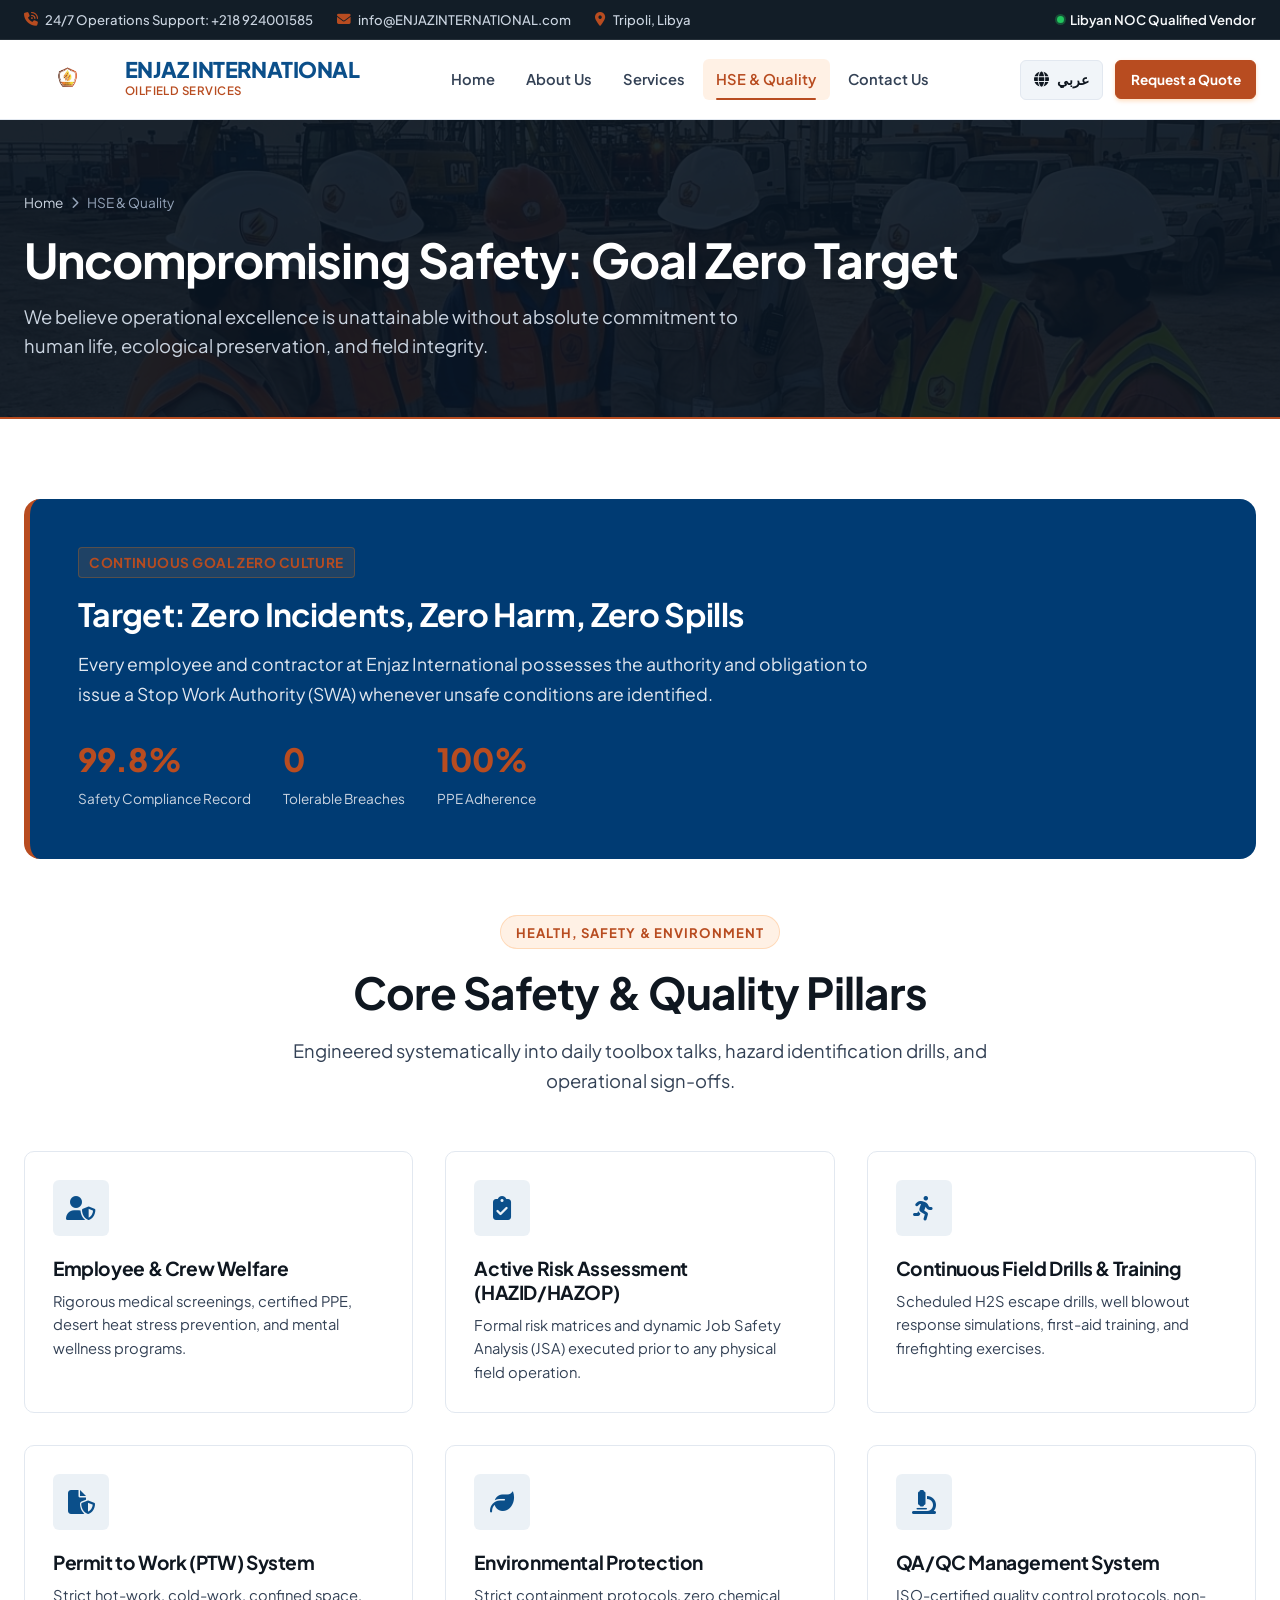
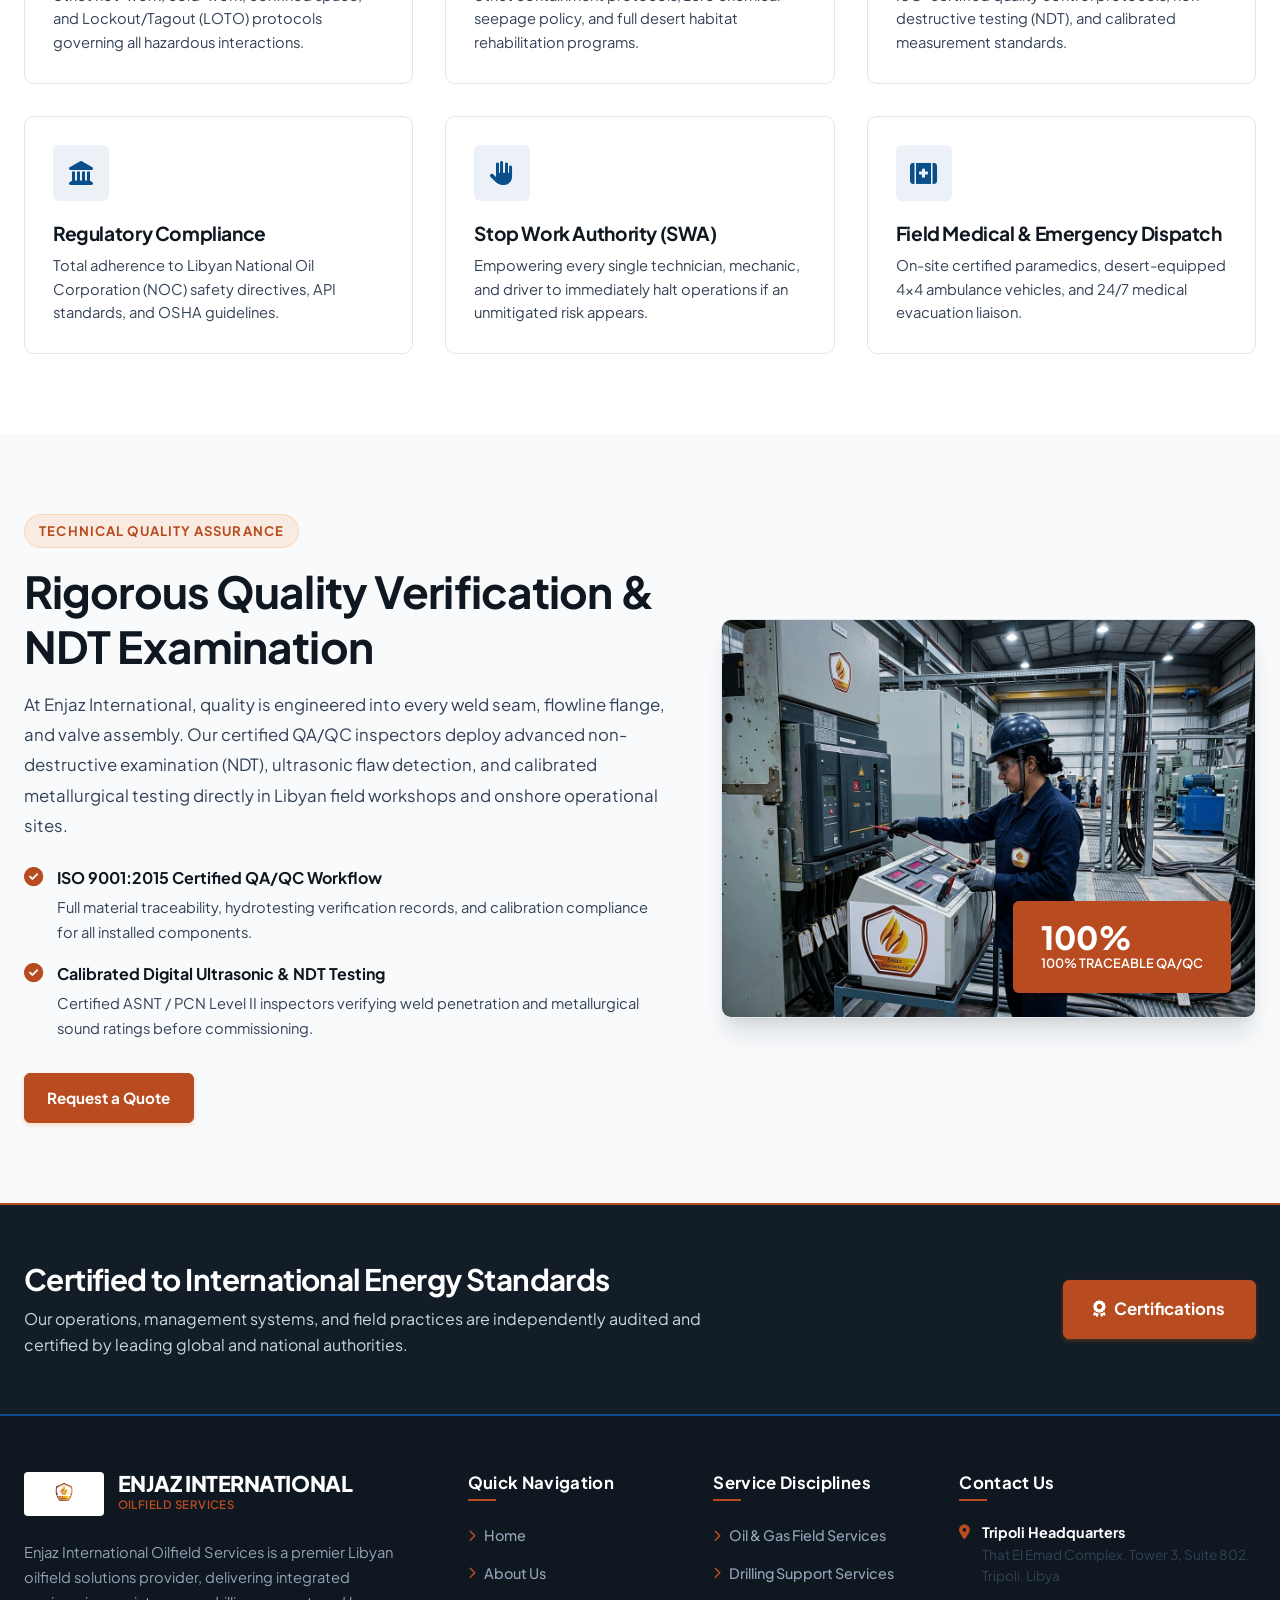
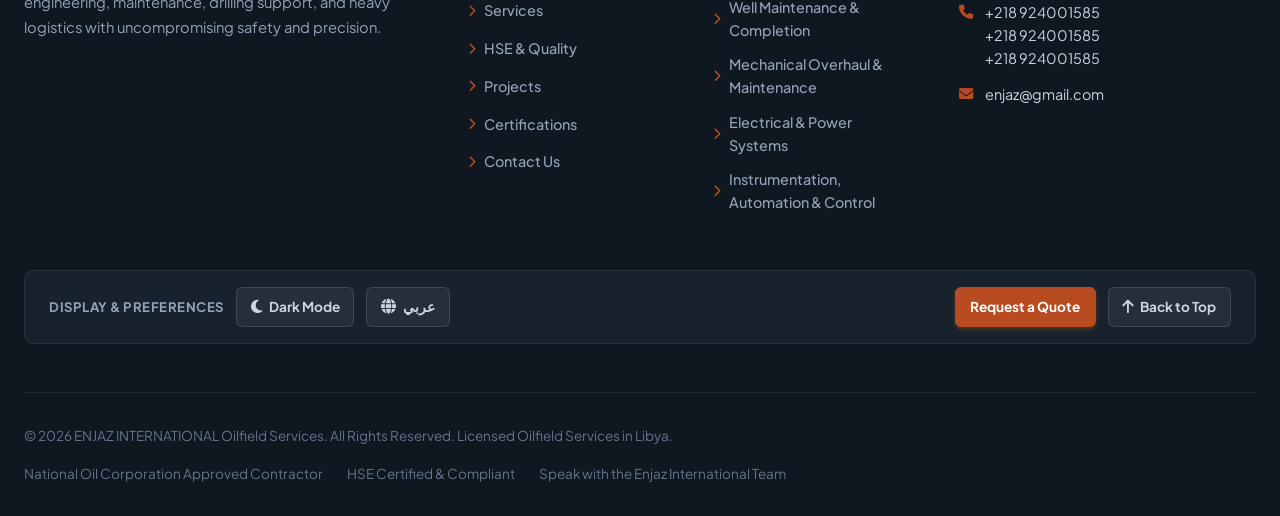
<file: hse.html>
﻿<!DOCTYPE html>
<html lang="en" dir="ltr" data-theme="light">
<head>
  <meta charset="UTF-8">
  <meta name="viewport" content="width=device-width, initial-scale=1.0">
  <title>HSE & Quality â€” ENJAZ INTERNATIONAL Oilfield Services</title>
  <meta name="description" content="Discover ENJAZ INTERNATIONAL's unwavering commitment to Health, Safety, Environment, and QA/QC quality across Libyan oilfield operations with Goal Zero incident targets.">
  <!-- SEO & Social Sharing (Open Graph & Twitter Cards) -->
  <meta property="og:title" content="HSE & Quality â€” ENJAZ INTERNATIONAL Oilfield Services">
  <meta property="og:description" content="Discover ENJAZ INTERNATIONAL's unwavering commitment to Health, Safety, Environment, and QA/QC quality across Libyan oilfield operations with Goal Zero incident targets.">
  <meta property="og:image" content="https://ENJAZINTERNATIONAL.com/Images/Logo.png">
  <meta property="og:url" content="https://ENJAZINTERNATIONAL.com/hse.html">
  <meta property="og:type" content="website">
  <meta name="twitter:card" content="summary_large_image">
  <meta name="twitter:title" content="HSE & Quality â€” ENJAZ INTERNATIONAL Oilfield Services">
  <meta name="twitter:description" content="Discover ENJAZ INTERNATIONAL's unwavering commitment to Health, Safety, Environment, and QA/QC quality across Libyan oilfield operations with Goal Zero incident targets.">
  <meta name="twitter:image" content="https://ENJAZINTERNATIONAL.com/Images/Logo.png">

  <link rel="icon" type="image/jpeg" href="Images/Logo.png">

  <link rel="preconnect" href="https://fonts.googleapis.com">
  <link rel="preconnect" href="https://fonts.gstatic.com" crossorigin>
  <link href="https://fonts.googleapis.com/css2?family=Alexandria:wght@400;500;600;700;800&family=Cairo:wght@400;500;600;700;800;900&family=Inter:wght@400;500;600;700&family=Plus+Jakarta+Sans:wght@400;500;600;700;800&display=swap" rel="stylesheet">
  <link rel="stylesheet" href="https://cdnjs.cloudflare.com/ajax/libs/font-awesome/6.5.1/css/all.min.css">

  <link rel="stylesheet" href="assets/css/variables.css">
  <link rel="stylesheet" href="assets/css/base.css">
  <link rel="stylesheet" href="assets/css/layout.css">
  <link rel="stylesheet" href="assets/css/components.css">
  <link rel="stylesheet" href="assets/css/pages.css">
  <link rel="stylesheet" href="assets/css/rtl.css">
</head>
<body>

  <!-- Topbar -->
  <div class="topbar">
    <div class="container">
      <div class="topbar-info">
        <span class="topbar-item">
          <i class="fa-solid fa-phone-volume"></i>
          <a href="tel:+218924295050" data-i18n="topbar.emergency">24/7 Operations Support: +218 924001585</a>
        </span>
        <span class="topbar-item">
          <i class="fa-solid fa-envelope"></i>
          <a href="mailto:enjaz@gmail.com" data-i18n="topbar.email">enjaz@gmail.com</a>
        </span>
        <span class="topbar-item">
          <i class="fa-solid fa-location-dot"></i>
          <span data-i18n="topbar.location">Libya</span>
        </span>
      </div>
      <div class="topbar-status">
        <span class="topbar-status-dot"></span>
        <span data-i18n="topbar.status">Libyan NOC Qualified Vendor</span>
      </div>
    </div>
  </div>

  <!-- Header -->
  <header class="site-header">
    <div class="container header-container">
      <a href="index.html" class="brand-logo" aria-label="ENJAZ INTERNATIONAL Home">
        <img src="Images/Logo.png" alt="ENJAZ INTERNATIONAL Logo" class="brand-logo-img">
        <div class="brand-logo-text">
          <span class="brand-name" data-i18n="brand.name">ENJAZ INTERNATIONAL</span>
          <span class="brand-tagline" data-i18n="brand.tagline">Oilfield Services</span>
        </div>
      </a>

      <nav class="nav-desktop" aria-label="Main Navigation">
        <a href="index.html" class="nav-link" data-i18n="nav.home">Home</a>
        <a href="about.html" class="nav-link" data-i18n="nav.about">About Us</a>
        <a href="services.html" class="nav-link" data-i18n="nav.services">Services</a>
        <a href="hse.html" class="nav-link active" data-i18n="nav.hse">HSE & Quality</a>
        <a href="contact.html" class="nav-link" data-i18n="nav.contact">Contact Us</a>
      </nav>

      <!-- Utility Controls -->
      <div class="header-actions">
        <!-- Language Switcher (Compact, accessible) -->
        <button class="btn-control btn-lang-toggle" aria-label="Switch Language" title="Switch Language">
          <i class="fa-solid fa-globe"></i>
          <span class="lang-label">Ø¹Ø±Ø¨ÙŠ</span>
        </button>

        <!-- CTA Button (Desktop only; hidden on mobile header to prevent clutter) -->
        <button class="btn btn-primary btn-sm btn-open-quote" data-i18n="nav.quote">
          <i class="fa-solid fa-file-invoice"></i> <span data-i18n="nav.quote">Request a Quote</span>
        </button>

        <!-- Mobile Hamburger Menu Toggle -->
        <button class="btn-mobile-menu" id="mobileMenuToggle" aria-label="Open Mobile Menu">
          <i class="fa-solid fa-bars"></i>
        </button>
      </div>
    </div>
  </header>

  <!-- Mobile Drawer Overlay -->
  <div class="mobile-overlay" id="mobileOverlay"></div>

  <!-- Mobile Navigation Drawer (Phone-First) -->
  <aside class="mobile-drawer" id="mobileDrawer" aria-label="Mobile Navigation">
    <div class="drawer-header">
      <div class="brand-logo">
        <img src="Images/Logo.png" alt="ENJAZ INTERNATIONAL" class="brand-logo-img" style="height: 36px;">
        <span class="brand-name" style="font-size: 1.15rem;" data-i18n="brand.name">ENJAZ INTERNATIONAL</span>
      </div>
      <button class="modal-close-btn" id="drawerCloseBtn" aria-label="Close Menu">
        <i class="fa-solid fa-xmark"></i>
      </button>
    </div>
    <div class="drawer-body">
      <!-- Prominent Primary Action Button right at top -->
      <button class="btn btn-primary btn-block btn-open-quote" data-i18n="nav.quote">
        <i class="fa-solid fa-file-invoice"></i> <span data-i18n="nav.quote">Request a Quote</span>
      </button>

      <!-- Navigation Links with Chevrons -->
      <nav class="drawer-nav">
        <a href="index.html" class="drawer-link">
          <span class="drawer-link-content">
            <i class="fa-solid fa-house"></i>
            <span data-i18n="nav.home">Home</span>
          </span>
          <i class="fa-solid fa-chevron-right drawer-chevron"></i>
        </a>
        <a href="about.html" class="drawer-link">
          <span class="drawer-link-content">
            <i class="fa-solid fa-building"></i>
            <span data-i18n="nav.about">About Us</span>
          </span>
          <i class="fa-solid fa-chevron-right drawer-chevron"></i>
        </a>
        <a href="services.html" class="drawer-link">
          <span class="drawer-link-content">
            <i class="fa-solid fa-gears"></i>
            <span data-i18n="nav.services">Services</span>
          </span>
          <i class="fa-solid fa-chevron-right drawer-chevron"></i>
        </a>
        <a href="hse.html" class="drawer-link active">
          <span class="drawer-link-content">
            <i class="fa-solid fa-shield-halved"></i>
            <span data-i18n="nav.hse">HSE & Quality</span>
          </span>
          <i class="fa-solid fa-chevron-right drawer-chevron"></i>
        </a>
        <a href="projects.html" class="drawer-link">
          <span class="drawer-link-content">
            <i class="fa-solid fa-diagram-project"></i>
            <span data-i18n="nav.projects">Projects</span>
          </span>
          <i class="fa-solid fa-chevron-right drawer-chevron"></i>
        </a>
        <a href="certifications.html" class="drawer-link">
          <span class="drawer-link-content">
            <i class="fa-solid fa-certificate"></i>
            <span data-i18n="nav.certifications">Certifications</span>
          </span>
          <i class="fa-solid fa-chevron-right drawer-chevron"></i>
        </a>
        <a href="contact.html" class="drawer-link">
          <span class="drawer-link-content">
            <i class="fa-solid fa-headset"></i>
            <span data-i18n="nav.contact">Contact Us</span>
          </span>
          <i class="fa-solid fa-chevron-right drawer-chevron"></i>
        </a>
      </nav>

      <!-- Drawer Preferences (Language & Theme) -->
      <div>
        <span class="drawer-section-title" data-i18n="footer.preferences">Display & Preferences</span>
        <div class="drawer-settings-grid">
          <button class="btn-control btn-lang-toggle" style="width: 100%; justify-content: center;">
            <i class="fa-solid fa-globe"></i>
            <span class="lang-label">Ø¹Ø±Ø¨ÙŠ</span>
          </button>
          <button class="btn-control btn-theme-toggle" style="width: 100%; justify-content: center;">
            <i class="fa-solid fa-moon"></i>
            <span class="theme-label" data-i18n="theme.dark">Dark Mode</span>
          </button>
        </div>
      </div>

      <!-- Fast Dispatch Link Card -->
      <div class="drawer-contact-card">
        <span style="font-size: 0.75rem; text-transform: uppercase; color: var(--brand-orange); font-weight: 700; display: block; margin-bottom: 0.25rem;" data-i18n="topbar.status">Libyan NOC Qualified Vendor</span>
        <a href="tel:+218924295050" style="font-size: 0.92rem; font-weight: 700; color: var(--text-primary); display: flex; align-items: center; gap: 0.5rem; margin-bottom: 0.6rem;">
          <i class="fa-solid fa-phone" style="color: var(--brand-orange);"></i> +218 924001585
        </a>
        <a href="https://wa.me/218924295050" target="_blank" rel="noopener" class="btn btn-outline btn-sm btn-block" style="border-color: #22C55E; color: #22C55E; font-size: 0.85rem;">
          <i class="fa-brands fa-whatsapp"></i> <span data-i18n="contact.whatsapp_btn">Chat on WhatsApp</span>
        </a>
      </div>
    </div>
  </aside>

  <!-- Page Header -->
  <section class="page-header">
    <div class="page-header-media">
      <img src="assets/images/hse-safety.jpg" alt="ENJAZ INTERNATIONAL HSE Safety Field Briefing">
    </div>
    <div class="page-header-overlay"></div>
    <div class="container page-header-container">
      <nav class="breadcrumb" aria-label="Breadcrumb">
        <a href="index.html" data-i18n="nav.home">Home</a>
        <i class="fa-solid fa-chevron-right"></i>
        <span data-i18n="nav.hse">HSE & Quality</span>
      </nav>
      <h1 class="page-header-title" data-i18n="hse.title">Uncompromising Safety: Goal Zero Target</h1>
      <p class="page-header-subtitle" data-i18n="hse.subtitle">
        We believe operational excellence is unattainable without absolute commitment to human life, ecological preservation, and field integrity.
      </p>
    </div>
  </section>

  <!-- Goal Zero Banner Section -->
  <section class="section section-bg-surface">
    <div class="container">
      <div class="goal-zero-banner">
        <div style="max-width: 800px;">
          <span class="badge badge-orange" style="margin-bottom: 1rem; font-size: 0.85rem;">Continuous Goal Zero Culture</span>
          <h2 style="color: #FFFFFF; font-size: 2rem; margin-bottom: 1rem;" data-i18n="hse.goal_zero.title">
            Target: Zero Incidents, Zero Harm, Zero Spills
          </h2>
          <p style="color: #E2E8F0; font-size: 1.1rem; line-height: 1.7; margin-bottom: 1.5rem;" data-i18n="hse.goal_zero.desc">
            Every employee and contractor at ENJAZ INTERNATIONAL possesses the authority and obligation to issue a Stop Work Authority (SWA) whenever unsafe conditions are identified.
          </p>
          <div style="display: flex; gap: 2rem; flex-wrap: wrap;">
            <div>
              <span style="display: block; font-size: 2rem; font-weight: 800; color: var(--brand-orange);">99.8%</span>
              <span style="font-size: 0.85rem; color: #CBD5E1;" data-i18n="stat.safety">Safety Record</span>
            </div>
            <div>
              <span style="display: block; font-size: 2rem; font-weight: 800; color: var(--brand-orange);">0</span>
              <span style="font-size: 0.85rem; color: #CBD5E1;">Tolerable Breaches</span>
            </div>
            <div>
              <span style="display: block; font-size: 2rem; font-weight: 800; color: var(--brand-orange);">100%</span>
              <span style="font-size: 0.85rem; color: #CBD5E1;">PPE Adherence</span>
            </div>
          </div>
        </div>
      </div>

      <!-- HSE 8 Pillars Matrix -->
      <div class="section-header">
        <span class="section-tag" data-i18n="hse.tag">Safety Architecture</span>
        <h2 class="section-title">Core Safety & Quality Pillars</h2>
        <p class="section-subtitle">
          Engineered systematically into daily toolbox talks, hazard identification drills, and operational sign-offs.
        </p>
      </div>

      <div class="grid grid-cols-3">
        <!-- 1. Employee Welfare -->
        <div class="card">
          <div class="icon-box"><i class="fa-solid fa-user-shield"></i></div>
          <h3 style="font-size: 1.2rem; margin-bottom: 0.6rem;" data-i18n="hse.pillar_crew.title">Employee & Crew Welfare</h3>
          <p style="font-size: 0.92rem; line-height: 1.6;" data-i18n="hse.pillar_crew.desc">
            Rigorous medical screenings, certified PPE, desert heat stress prevention, and mental wellness programs.
          </p>
        </div>

        <!-- 2. Risk Assessment (HAZID/HAZOP) -->
        <div class="card">
          <div class="icon-box"><i class="fa-solid fa-clipboard-check"></i></div>
          <h3 style="font-size: 1.2rem; margin-bottom: 0.6rem;" data-i18n="hse.pillar_risk.title">Active Risk Assessment</h3>
          <p style="font-size: 0.92rem; line-height: 1.6;" data-i18n="hse.pillar_risk.desc">
            Formal risk matrices and dynamic Job Safety Analysis (JSA) executed prior to any physical field operation.
          </p>
        </div>

        <!-- 3. Continuous Field Safety Drills -->
        <div class="card">
          <div class="icon-box"><i class="fa-solid fa-person-running"></i></div>
          <h3 style="font-size: 1.2rem; margin-bottom: 0.6rem;" data-i18n="hse.pillar_drills.title">Continuous Field Drills & Training</h3>
          <p style="font-size: 0.92rem; line-height: 1.6;" data-i18n="hse.pillar_drills.desc">
            Scheduled H2S escape drills, well blowout response simulations, first-aid training, and firefighting exercises.
          </p>
        </div>

        <!-- 4. Safety Procedures & Protocols -->
        <div class="card">
          <div class="icon-box"><i class="fa-solid fa-file-shield"></i></div>
          <h3 style="font-size: 1.2rem; margin-bottom: 0.6rem;">Permit to Work (PTW) System</h3>
          <p style="font-size: 0.92rem; line-height: 1.6;">
            Strict hot-work, cold-work, confined space, and Lockout/Tagout (LOTO) protocols governing all hazardous interactions.
          </p>
        </div>

        <!-- 5. Environmental Protection -->
        <div class="card">
          <div class="icon-box"><i class="fa-solid fa-leaf"></i></div>
          <h3 style="font-size: 1.2rem; margin-bottom: 0.6rem;" data-i18n="hse.pillar_env.title">Environmental Protection</h3>
          <p style="font-size: 0.92rem; line-height: 1.6;" data-i18n="hse.pillar_env.desc">
            Strict containment protocols, zero chemical seepage policy, and full desert habitat rehabilitation programs.
          </p>
        </div>

        <!-- 6. QA/QC Quality Control -->
        <div class="card">
          <div class="icon-box"><i class="fa-solid fa-microscope"></i></div>
          <h3 style="font-size: 1.2rem; margin-bottom: 0.6rem;" data-i18n="hse.pillar_qaqc.title">QA/QC Management System</h3>
          <p style="font-size: 0.92rem; line-height: 1.6;" data-i18n="hse.pillar_qaqc.desc">
            ISO-certified quality control protocols, non-destructive testing (NDT), and calibrated measurement standards.
          </p>
        </div>

        <!-- 7. Regulatory Compliance -->
        <div class="card">
          <div class="icon-box"><i class="fa-solid fa-landmark"></i></div>
          <h3 style="font-size: 1.2rem; margin-bottom: 0.6rem;" data-i18n="hse.pillar_compliance.title">Regulatory Compliance</h3>
          <p style="font-size: 0.92rem; line-height: 1.6;" data-i18n="hse.pillar_compliance.desc">
            Total adherence to Libyan National Oil Corporation (NOC) safety directives, API standards, and OSHA guidelines.
          </p>
        </div>

        <!-- 8. Safe Work Culture & SWA -->
        <div class="card">
          <div class="icon-box"><i class="fa-solid fa-hand"></i></div>
          <h3 style="font-size: 1.2rem; margin-bottom: 0.6rem;">Stop Work Authority (SWA)</h3>
          <p style="font-size: 0.92rem; line-height: 1.6;">
            Empowering every single technician, mechanic, and driver to immediately halt operations if an unmitigated risk appears.
          </p>
        </div>

        <!-- 9. Emergency Response Fleet -->
        <div class="card">
          <div class="icon-box"><i class="fa-solid fa-kit-medical"></i></div>
          <h3 style="font-size: 1.2rem; margin-bottom: 0.6rem;">Field Medical & Emergency Dispatch</h3>
          <p style="font-size: 0.92rem; line-height: 1.6;">
            On-site certified paramedics, desert-equipped 4x4 ambulance vehicles, and 24/7 medical evacuation liaison.
          </p>
        </div>
      </div>
    </div>
  </section>

  <!-- Dedicated QA/QC & Technical Integrity Showcase -->
  <section class="section section-bg-surface-elevated">
    <div class="container">
      <div class="story-grid">
        <div class="story-content">
          <span class="section-tag" data-i18n="hse.qaqc_showcase.tag">Technical Quality Assurance</span>
          <h2 class="section-title" data-i18n="hse.qaqc_showcase.title">Rigorous Quality Verification & NDT Examination</h2>
          <p style="font-size: 1.05rem; line-height: 1.8; color: var(--text-secondary); margin-bottom: 1.5rem;" data-i18n="hse.qaqc_showcase.desc">
            At ENJAZ INTERNATIONAL, quality is engineered into every weld seam, flowline flange, and valve assembly. Our certified QA/QC inspectors deploy advanced non-destructive examination (NDT), ultrasonic flaw detection, and calibrated metallurgical testing directly in Libyan field workshops and onshore operational sites.
          </p>
          <div style="display: flex; flex-direction: column; gap: 1rem; margin-bottom: 2rem;">
            <div style="display: flex; align-items: flex-start; gap: 0.85rem;">
              <i class="fa-solid fa-circle-check" style="color: var(--brand-orange); font-size: 1.2rem; margin-top: 0.2rem;"></i>
              <div>
                <strong style="color: var(--text-primary); display: block; margin-bottom: 0.2rem;" data-i18n="hse.qaqc_showcase.item1_title">ISO 9001:2015 Certified QA/QC Workflow</strong>
                <span style="color: var(--text-secondary); font-size: 0.92rem;" data-i18n="hse.qaqc_showcase.item1_desc">Full material traceability, hydrotesting verification records, and calibration compliance for all installed components.</span>
              </div>
            </div>
            <div style="display: flex; align-items: flex-start; gap: 0.85rem;">
              <i class="fa-solid fa-circle-check" style="color: var(--brand-orange); font-size: 1.2rem; margin-top: 0.2rem;"></i>
              <div>
                <strong style="color: var(--text-primary); display: block; margin-bottom: 0.2rem;" data-i18n="hse.qaqc_showcase.item2_title">Calibrated Digital Ultrasonic & NDT Testing</strong>
                <span style="color: var(--text-secondary); font-size: 0.92rem;" data-i18n="hse.qaqc_showcase.item2_desc">Certified ASNT / PCN Level II inspectors verifying weld penetration and metallurgical sound ratings before commissioning.</span>
              </div>
            </div>
          </div>
          <button class="btn btn-primary btn-open-quote" data-i18n="nav.quote">
            <i class="fa-solid fa-file-invoice"></i> <span data-i18n="nav.quote">Request a Quote</span>
          </button>
        </div>
        <div class="story-img-box">
          <img src="assets/images/hse-qaqc.jpg" alt="ENJAZ INTERNATIONAL QA/QC Ultrasonic Pipeline Testing with Enjaz Logo Uniforms">
          <div class="story-badge-stat">
            <span class="story-badge-num">100%</span>
            <span class="story-badge-label" data-i18n="hse.qaqc_showcase.badge">100% Traceable QA/QC</span>
          </div>
        </div>
      </div>
    </div>
  </section>

  <!-- Certifications Linkage CTA -->
  <section class="section section-sm" style="background-color: var(--brand-slate-dark); border-top: 2px solid var(--brand-orange);">
    <div class="container" style="display: flex; align-items: center; justify-content: space-between; flex-wrap: wrap; gap: 2rem;">
      <div style="max-width: 680px;">
        <h2 style="color: #FFFFFF; font-size: 1.85rem; margin-bottom: 0.5rem;" data-i18n="cert.title">Certified to International Energy Standards</h2>
        <p style="color: #CBD5E1; margin: 0;" data-i18n="cert.subtitle">
          Our operations, management systems, and field practices are independently audited and certified by leading global and national authorities.
        </p>
      </div>
      <div>
        <a href="certifications.html" class="btn btn-primary btn-lg">
          <i class="fa-solid fa-award"></i> <span data-i18n="nav.certifications">View Official Certifications</span>
        </a>
      </div>
    </div>
  </section>

  <!-- Footer -->
  <footer class="site-footer">
    <div class="container">
      <div class="footer-top">
        <div class="footer-brand">
          <div class="brand-logo" style="margin-bottom: 0.5rem;">
            <img src="Images/Logo.png" alt="ENJAZ INTERNATIONAL" class="brand-logo-img" style="height: 44px;">
            <div class="brand-logo-text">
              <span class="brand-name" style="color: #FFFFFF;" data-i18n="brand.name">ENJAZ INTERNATIONAL</span>
              <span class="brand-tagline" data-i18n="brand.tagline">Oilfield Services</span>
            </div>
          </div>
          <p data-i18n="footer.desc">
            ENJAZ INTERNATIONAL Oilfield Services is a premier Libyan oilfield solutions provider, delivering integrated engineering, maintenance, drilling support, and heavy logistics with uncompromising safety and precision.
          </p>
        </div>

        <div>
          <h4 class="footer-heading" data-i18n="footer.quick_links">Quick Navigation</h4>
          <ul class="footer-links">
            <li><a href="index.html" class="footer-link"><i class="fa-solid fa-chevron-right"></i> <span data-i18n="nav.home">Home</span></a></li>
            <li><a href="about.html" class="footer-link"><i class="fa-solid fa-chevron-right"></i> <span data-i18n="nav.about">About Us</span></a></li>
            <li><a href="services.html" class="footer-link"><i class="fa-solid fa-chevron-right"></i> <span data-i18n="nav.services">Services</span></a></li>
            <li><a href="hse.html" class="footer-link"><i class="fa-solid fa-chevron-right"></i> <span data-i18n="nav.hse">HSE & Quality</span></a></li>
            <li><a href="projects.html" class="footer-link"><i class="fa-solid fa-chevron-right"></i> <span data-i18n="nav.projects">Projects</span></a></li>
            <li><a href="certifications.html" class="footer-link"><i class="fa-solid fa-chevron-right"></i> <span data-i18n="nav.certifications">Certifications</span></a></li>
            <li><a href="contact.html" class="footer-link"><i class="fa-solid fa-chevron-right"></i> <span data-i18n="nav.contact">Contact Us</span></a></li>
          </ul>
        </div>

        <div>
          <h4 class="footer-heading" data-i18n="footer.services_dir">Service Disciplines</h4>
          <ul class="footer-links">
            <li><a href="services.html#service-field" class="footer-link"><i class="fa-solid fa-chevron-right"></i> <span data-i18n="service.field.title">Oil & Gas Field Services</span></a></li>
            <li><a href="services.html#service-drilling" class="footer-link"><i class="fa-solid fa-chevron-right"></i> <span data-i18n="service.drilling.title">Drilling Support</span></a></li>
            <li><a href="services.html#service-well" class="footer-link"><i class="fa-solid fa-chevron-right"></i> <span data-i18n="service.well.title">Well Maintenance</span></a></li>
            <li><a href="services.html#service-mechanical" class="footer-link"><i class="fa-solid fa-chevron-right"></i> <span data-i18n="service.mechanical.title">Mechanical Overhaul</span></a></li>
            <li><a href="services.html#service-electrical" class="footer-link"><i class="fa-solid fa-chevron-right"></i> <span data-i18n="service.electrical.title">Electrical & Power</span></a></li>
            <li><a href="services.html#service-instrumentation" class="footer-link"><i class="fa-solid fa-chevron-right"></i> <span data-i18n="service.instrumentation.title">Automation & Control</span></a></li>
          </ul>
        </div>

        <div>
          <h4 class="footer-heading" data-i18n="nav.contact">Operational Contact</h4>
          <div class="footer-contact-list">
            <div class="footer-contact-item">
              <i class="fa-solid fa-location-dot"></i>
              <div>
                <strong style="color: #FFFFFF;" data-i18n="contact.hq_title">Headquarters</strong>
                <p style="margin: 0; font-size: 0.85rem;" data-i18n="contact.hq_address">Omar Al-Mukhtar Investment Complex, 3rd Floor, Office No. 2</p>
              </div>
            </div>
            <div class="footer-contact-item">
              <i class="fa-solid fa-phone"></i>
              <div>
                <a href="tel:+218924295050" style="color: #CBD5E1; direction: ltr; display: inline-block;">+218 924001585</a><br>
                <a href="tel:+218915520267" style="color: #CBD5E1; direction: ltr; display: inline-block;">+218 924001585</a><br>
                <a href="tel:+218916141616" style="color: #CBD5E1; direction: ltr; display: inline-block;">+218 924001585</a>
              </div>
            </div>
            <div class="footer-contact-item">
              <i class="fa-solid fa-envelope"></i>
              <div>
                <a href="mailto:enjaz@gmail.com" style="color: #CBD5E1;">enjaz@gmail.com</a>
              </div>
            </div>
          </div>
        </div>
      </div>

      <!-- Footer Utility Bar (Preferences & Secondary Action Hub) -->
      <div class="footer-utility-bar">
        <div class="footer-utility-group">
          <span class="footer-utility-title" data-i18n="footer.preferences">Display & Preferences:</span>
          <button class="btn-control btn-theme-toggle" aria-label="Toggle Dark/Light Theme">
            <i class="fa-solid fa-moon"></i>
            <span class="theme-label" data-i18n="theme.dark">Dark Mode</span>
          </button>
          <button class="btn-control btn-lang-toggle" aria-label="Switch Language">
            <i class="fa-solid fa-globe"></i>
            <span class="lang-label">Ø¹Ø±Ø¨ÙŠ</span>
          </button>
        </div>
        <div class="footer-utility-group">
          <button class="btn btn-primary btn-sm btn-open-quote" data-i18n="nav.quote">
            <i class="fa-solid fa-file-invoice"></i> Request a Quote
          </button>
          <a href="#" class="btn-control" aria-label="Back to top" title="Back to top" onclick="window.scrollTo({top: 0, behavior: 'smooth'}); return false;">
            <i class="fa-solid fa-arrow-up"></i>
            <span data-i18n="footer.back_to_top">Back to Top</span>
          </a>
        </div>
      </div>

      <div class="footer-bottom">
        <div>
          &copy; 2026 ENJAZ INTERNATIONAL Oilfield Services. <span data-i18n="footer.rights">All Rights Reserved.</span>
        </div>
        <div style="display: flex; gap: 1.5rem;">
          <a href="certifications.html" data-i18n="cert.noc_sub">NOC Approved Contractor</a>
          <a href="hse.html" data-i18n="hse.badge">Goal Zero Policy</a>
          <a href="contact.html" data-i18n="contact.speak_cta">Speak with Team</a>
        </div>
      </div>
    </div>
  </footer>

  <!-- Universal Request a Quote Modal -->
  <div class="modal-backdrop" id="quoteModal" role="dialog" aria-modal="true" aria-labelledby="quoteModalTitle">
    <div class="modal-dialog">
      <div class="modal-header">
        <h3 class="modal-title" id="quoteModalTitle">
          <i class="fa-solid fa-file-invoice"></i>
          <span data-i18n="quote.modal_title">Request a Technical Service Quote</span>
        </h3>
        <button class="modal-close-btn" id="quoteModalCloseBtn" aria-label="Close modal">
          <i class="fa-solid fa-xmark"></i>
        </button>
      </div>
      <div class="modal-body">
        <p style="font-size: 0.92rem; color: var(--text-secondary); margin-bottom: 1.5rem;" data-i18n="quote.modal_desc">
          Submit your operational parameters below. Our engineering dispatch will formulate a formal technical proposal and scope breakdown.
        </p>

        <form id="quoteForm">
          <div class="form-grid-2">
            <div class="form-group">
              <label class="form-label" for="quoteCompany">
                <span data-i18n="quote.company">Company / Operating Entity</span>
                <span class="form-label-req">*</span>
              </label>
              <input type="text" id="quoteCompany" class="form-control" placeholder="e.g., Waha Oil Co. / Mellitah" data-i18n-placeholder="quote.company_ph" required>
            </div>

            <div class="form-group">
              <label class="form-label" for="quoteName">
                <span data-i18n="quote.name">Person in Charge / Title</span>
                <span class="form-label-req">*</span>
              </label>
              <input type="text" id="quoteName" class="form-control" placeholder="Full Name & Title" data-i18n-placeholder="quote.name_ph" required>
            </div>
          </div>

          <div class="form-grid-2">
            <div class="form-group">
              <label class="form-label" for="quoteEmail">
                <span data-i18n="quote.email">Work Email</span>
                <span class="form-label-req">*</span>
              </label>
              <input type="email" id="quoteEmail" class="form-control" placeholder="name@company.ly" data-i18n-placeholder="quote.email_ph" required>
            </div>

            <div class="form-group">
              <label class="form-label" for="quotePhone">
                <span data-i18n="quote.phone">Phone / WhatsApp</span>
                <span class="form-label-req">*</span>
              </label>
              <input type="tel" id="quotePhone" class="form-control" placeholder="+218 ..." data-i18n-placeholder="quote.phone_ph" required>
            </div>
          </div>

          <div class="form-grid-2">
            <div class="form-group">
              <label class="form-label" for="quoteService">
                <span data-i18n="quote.service">Service Category</span>
                <span class="form-label-req">*</span>
              </label>
              <select id="quoteService" class="form-control" required>
                <option value="" disabled selected data-i18n="quote.service_select">-- Select Service Category --</option>
                <option value="Oil & Gas Field Services" data-i18n="service.field.title">Oil & Gas Field Services</option>
                <option value="Drilling Support Services" data-i18n="service.drilling.title">Drilling Support Services</option>
                <option value="Well Maintenance & Completion" data-i18n="service.well.title">Well Maintenance & Completion</option>
                <option value="Mechanical Overhaul & Maintenance" data-i18n="service.mechanical.title">Mechanical Overhaul & Maintenance</option>
                <option value="Electrical & Power Systems" data-i18n="service.electrical.title">Electrical & Power Systems</option>
                <option value="Instrumentation, Automation & Control" data-i18n="service.instrumentation.title">Instrumentation, Automation & Control</option>
                <option value="Engineering & Technical Consultancy" data-i18n="service.engineering.title">Engineering & Technical Consultancy</option>
                <option value="Procurement & Spare Parts Supply" data-i18n="service.procurement.title">Procurement & Spare Parts Supply</option>
                <option value="Heavy Equipment & Machinery Rental" data-i18n="service.equipment.title">Heavy Equipment & Machinery Rental</option>
                <option value="Field Logistics & Heavy Transport" data-i18n="service.logistics.title">Field Logistics & Heavy Transport</option>
                <option value="Industrial Turnkey Services" data-i18n="service.turnkey.title">Industrial Turnkey Services</option>
              </select>
            </div>

            <div class="form-group">
              <label class="form-label" for="quoteLocation">
                <span data-i18n="quote.location">Project Location / Basin</span>
                <span class="form-label-req">*</span>
              </label>
              <input type="text" id="quoteLocation" class="form-control" placeholder="e.g., Sirte Basin / Mellitah" data-i18n-placeholder="quote.location_ph" required>
            </div>
          </div>

          <div class="form-group">
            <label class="form-label" for="quoteScope">
              <span data-i18n="quote.scope">Scope Details & Technical Specifications</span>
              <span class="form-label-req">*</span>
            </label>
            <textarea id="quoteScope" class="form-control" placeholder="Please provide project timeline, equipment specifications, or required personnel..." data-i18n-placeholder="quote.scope_ph" required></textarea>
          </div>

          <div class="form-group">
            <label class="form-label">
              <span data-i18n="quote.files">Attach Specification Documents (Simulated)</span>
            </label>
            <div class="form-file-box" id="quoteFileBox">
              <i class="fa-solid fa-cloud-arrow-up"></i>
              <p id="quoteFileText" style="margin: 0; font-size: 0.88rem; color: var(--text-secondary);" data-i18n="quote.files_hint">
                Click or drag technical sheets, SOW, or BOQ files (PDF, DWG, XLSX)
              </p>
              <input type="file" id="quoteFilesInput" multiple style="display: none;">
            </div>
          </div>

          <div class="quote-summary-panel" id="quoteSummaryPanel">
            <strong style="color: var(--brand-orange); display: flex; align-items: center; gap: 0.5rem;">
              <i class="fa-solid fa-circle-check"></i>
              <span data-i18n="quote.success_title">Quote Request Structured Successfully!</span>
            </strong>
            <p style="font-size: 0.85rem; color: var(--text-secondary); margin: 0.5rem 0;" data-i18n="quote.success_desc">
              A pre-filled email has been launched for your default email client. You may also copy the structured technical payload below to send via WhatsApp or official portal:
            </p>
            <pre class="quote-summary-code" id="quoteSummaryCode"></pre>
            <button type="button" class="btn btn-navy btn-sm" id="btnCopyQuote" data-i18n="quote.copy">
              <i class="fa-solid fa-copy"></i> Copy Payload to Clipboard
            </button>
          </div>

          <div class="modal-footer" style="padding: 1rem 0 0; background: none; border-top: none;">
            <button type="button" class="btn btn-outline modal-backdrop-close" data-i18n="quote.close">Close</button>
            <button type="submit" class="btn btn-primary">
              <i class="fa-solid fa-paper-plane"></i>
              <span data-i18n="quote.submit">Submit Quote Request</span>
            </button>
          </div>
        </form>
      </div>
    </div>
  </div>

  <script type="module" src="assets/js/app.js"></script>
</body>
</html>
</file>
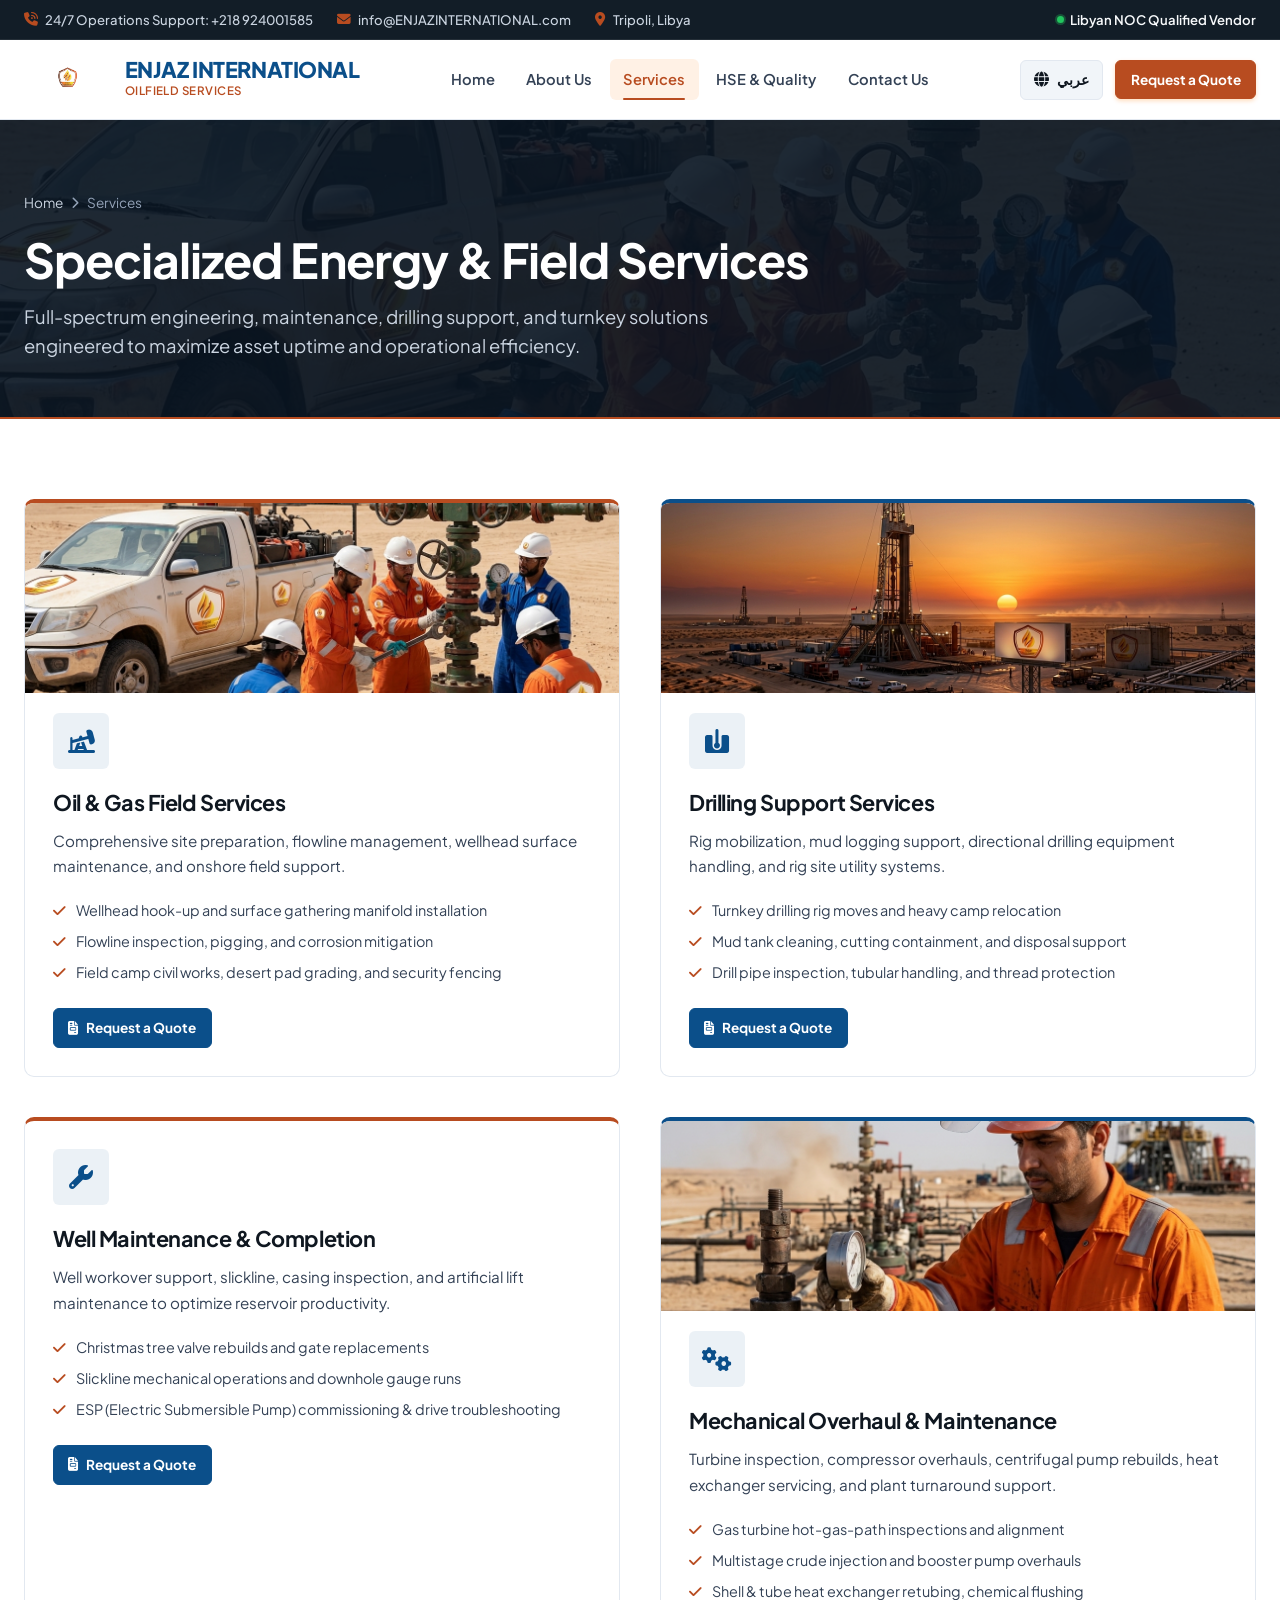
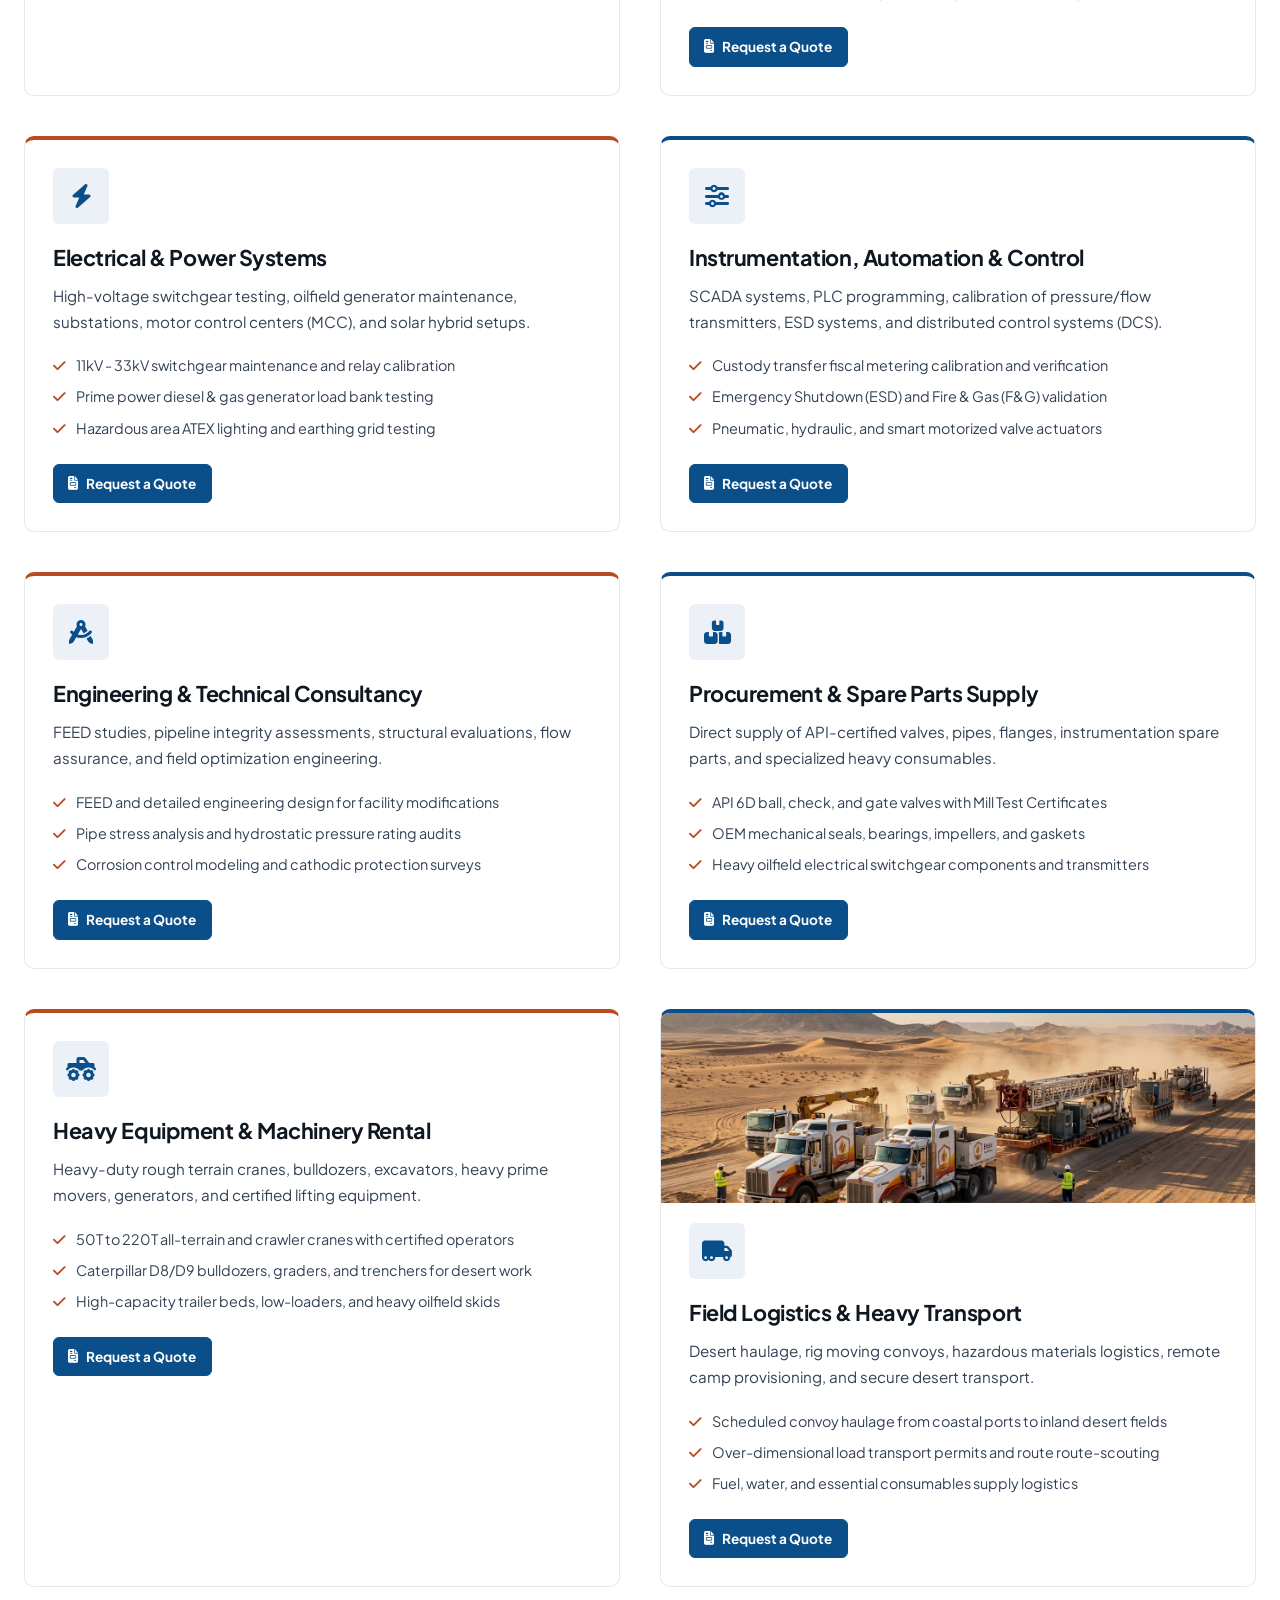
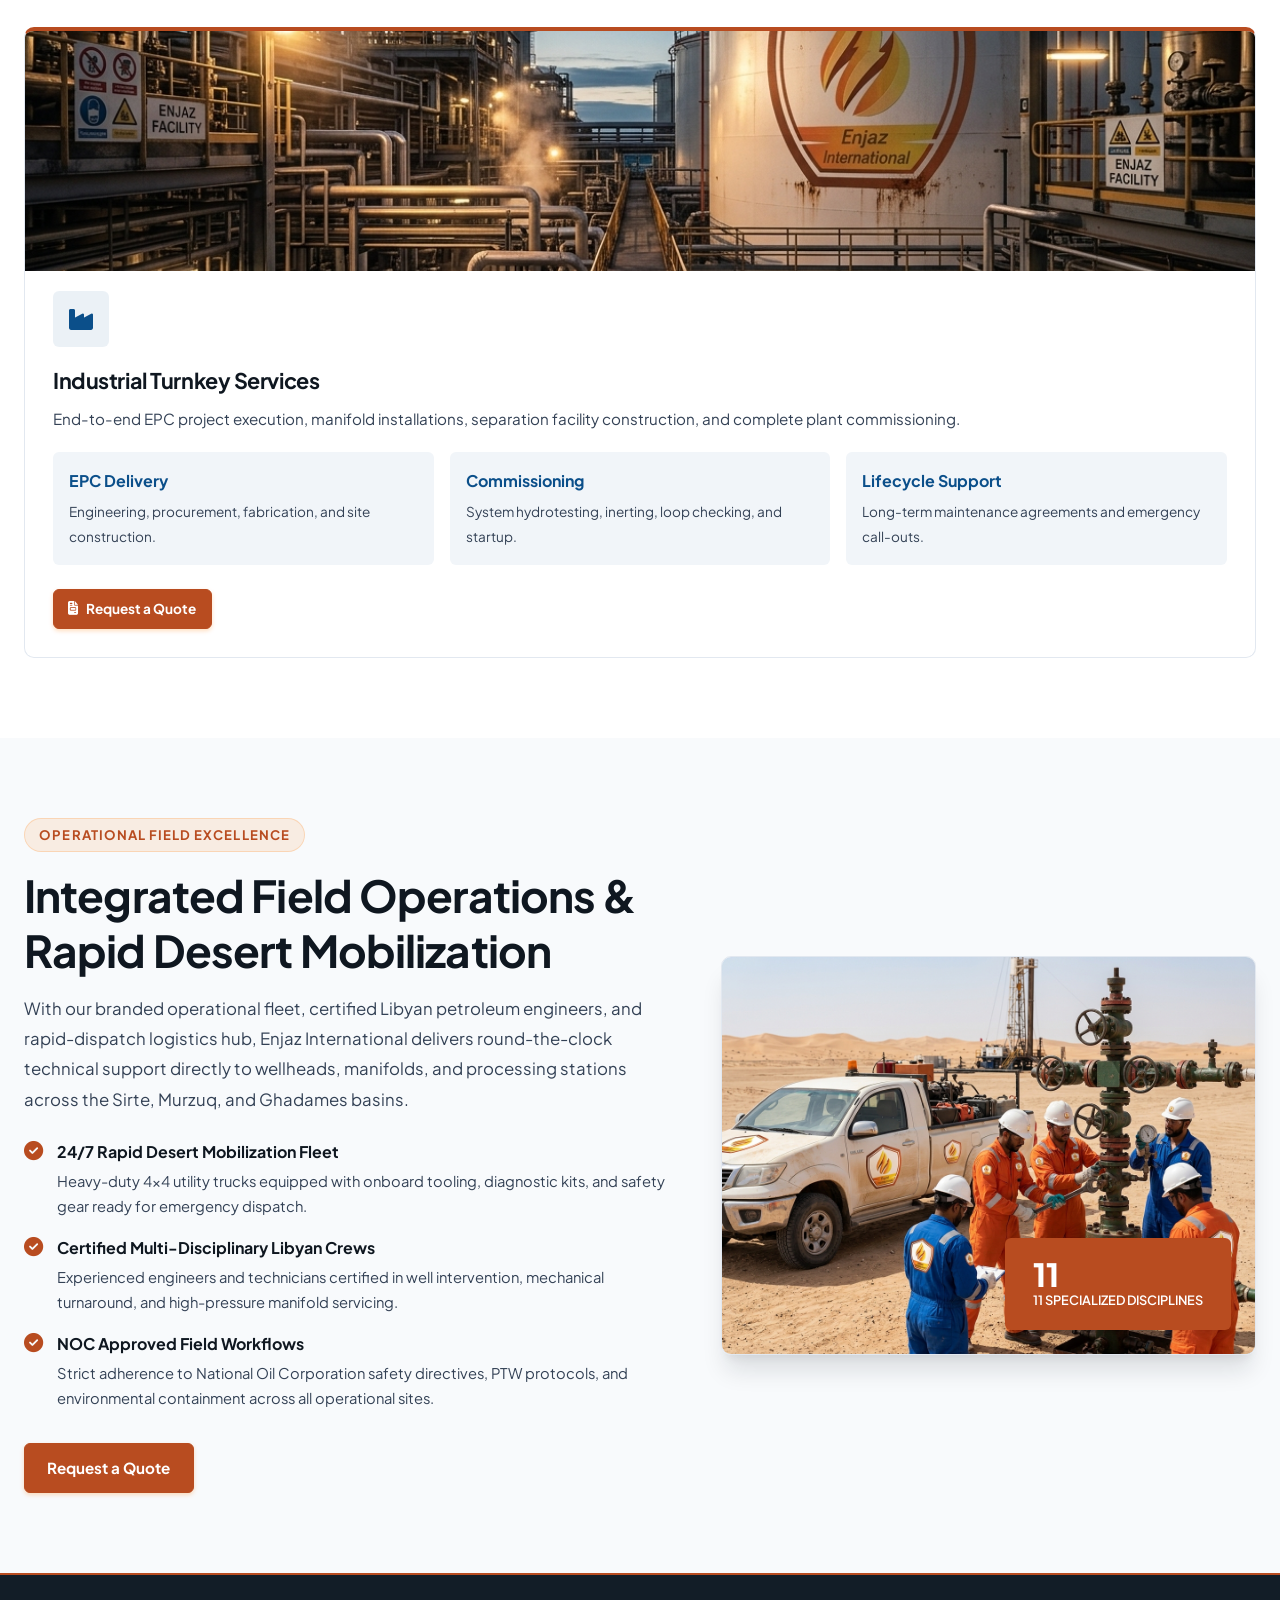
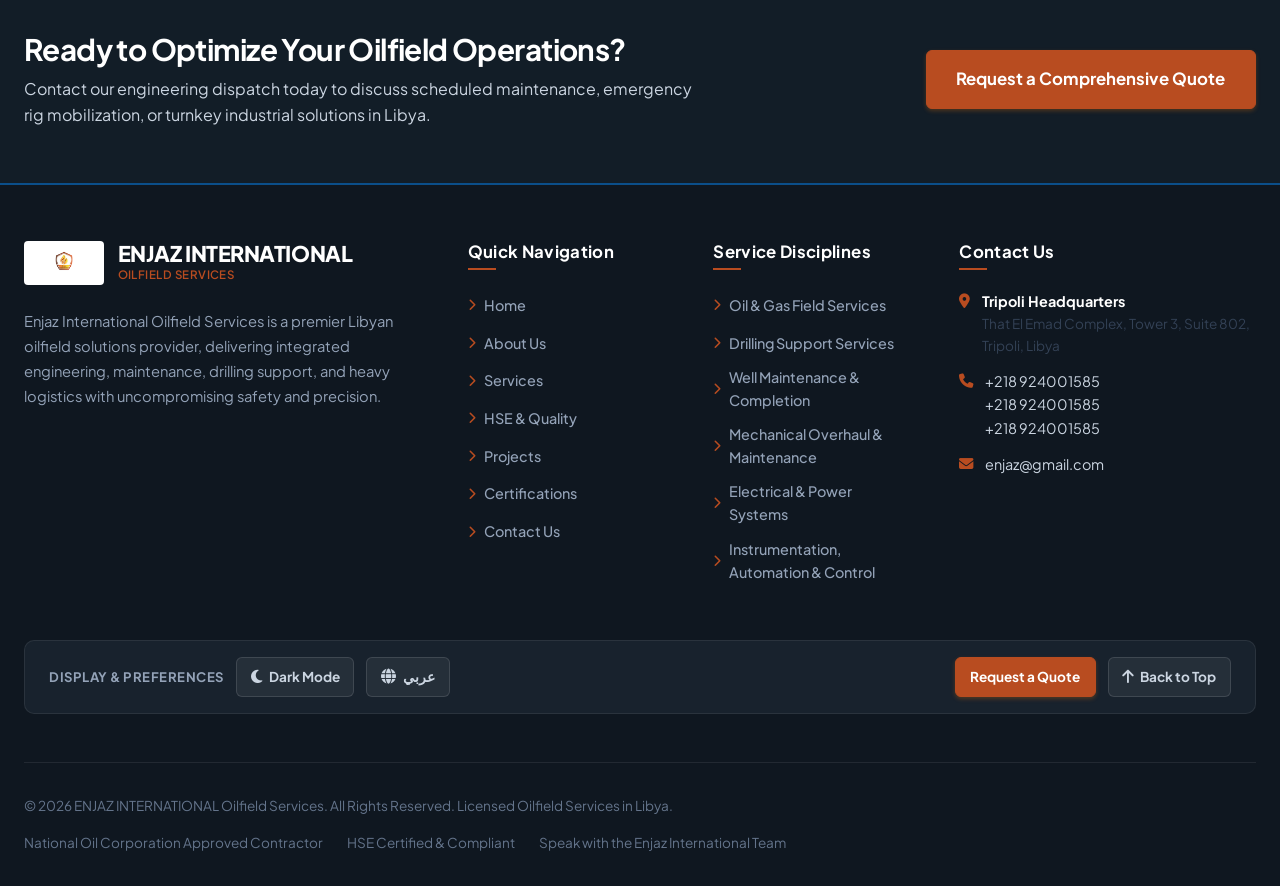
<file: services.html>
﻿<!DOCTYPE html>
<html lang="en" dir="ltr" data-theme="light">
<head>
  <meta charset="UTF-8">
  <meta name="viewport" content="width=device-width, initial-scale=1.0">
  <title>Specialized Services â€” ENJAZ INTERNATIONAL Oilfield Services</title>
  <meta name="description" content="Explore ENJAZ INTERNATIONAL's 11 core oil and gas service disciplines in Libya: drilling support, well maintenance, mechanical overhaul, heavy logistics, and turnkey EPC.">
  <!-- SEO & Social Sharing (Open Graph & Twitter Cards) -->
  <meta property="og:title" content="Specialized Services â€” ENJAZ INTERNATIONAL Oilfield Services">
  <meta property="og:description" content="Explore ENJAZ INTERNATIONAL's 11 core oil and gas service disciplines in Libya: drilling support, well maintenance, mechanical overhaul, heavy logistics, and turnkey EPC.">
  <meta property="og:image" content="https://ENJAZINTERNATIONAL.com/Images/Logo.png">
  <meta property="og:url" content="https://ENJAZINTERNATIONAL.com/services.html">
  <meta property="og:type" content="website">
  <meta name="twitter:card" content="summary_large_image">
  <meta name="twitter:title" content="Specialized Services â€” ENJAZ INTERNATIONAL Oilfield Services">
  <meta name="twitter:description" content="Explore ENJAZ INTERNATIONAL's 11 core oil and gas service disciplines in Libya: drilling support, well maintenance, mechanical overhaul, heavy logistics, and turnkey EPC.">
  <meta name="twitter:image" content="https://ENJAZINTERNATIONAL.com/Images/Logo.png">

  <link rel="icon" type="image/jpeg" href="Images/Logo.png">

  <link rel="preconnect" href="https://fonts.googleapis.com">
  <link rel="preconnect" href="https://fonts.gstatic.com" crossorigin>
  <link href="https://fonts.googleapis.com/css2?family=Alexandria:wght@400;500;600;700;800&family=Cairo:wght@400;500;600;700;800;900&family=Inter:wght@400;500;600;700&family=Plus+Jakarta+Sans:wght@400;500;600;700;800&display=swap" rel="stylesheet">
  <link rel="stylesheet" href="https://cdnjs.cloudflare.com/ajax/libs/font-awesome/6.5.1/css/all.min.css">

  <link rel="stylesheet" href="assets/css/variables.css">
  <link rel="stylesheet" href="assets/css/base.css">
  <link rel="stylesheet" href="assets/css/layout.css">
  <link rel="stylesheet" href="assets/css/components.css">
  <link rel="stylesheet" href="assets/css/pages.css">
  <link rel="stylesheet" href="assets/css/rtl.css">
</head>
<body>

  <!-- Topbar -->
  <div class="topbar">
    <div class="container">
      <div class="topbar-info">
        <span class="topbar-item">
          <i class="fa-solid fa-phone-volume"></i>
          <a href="tel:+218924295050" data-i18n="topbar.emergency">24/7 Operations Support: +218 924001585</a>
        </span>
        <span class="topbar-item">
          <i class="fa-solid fa-envelope"></i>
          <a href="mailto:enjaz@gmail.com" data-i18n="topbar.email">enjaz@gmail.com</a>
        </span>
        <span class="topbar-item">
          <i class="fa-solid fa-location-dot"></i>
          <span data-i18n="topbar.location">Libya</span>
        </span>
      </div>
      <div class="topbar-status">
        <span class="topbar-status-dot"></span>
        <span data-i18n="topbar.status">Libyan NOC Qualified Vendor</span>
      </div>
    </div>
  </div>

  <!-- Header -->
  <header class="site-header">
    <div class="container header-container">
      <a href="index.html" class="brand-logo" aria-label="ENJAZ INTERNATIONAL Home">
        <img src="Images/Logo.png" alt="ENJAZ INTERNATIONAL Logo" class="brand-logo-img">
        <div class="brand-logo-text">
          <span class="brand-name" data-i18n="brand.name">ENJAZ INTERNATIONAL</span>
          <span class="brand-tagline" data-i18n="brand.tagline">Oilfield Services</span>
        </div>
      </a>

      <nav class="nav-desktop" aria-label="Main Navigation">
        <a href="index.html" class="nav-link" data-i18n="nav.home">Home</a>
        <a href="about.html" class="nav-link" data-i18n="nav.about">About Us</a>
        <a href="services.html" class="nav-link active" data-i18n="nav.services">Services</a>
        <a href="hse.html" class="nav-link" data-i18n="nav.hse">HSE & Quality</a>
        <a href="contact.html" class="nav-link" data-i18n="nav.contact">Contact Us</a>
      </nav>

      <!-- Utility Controls -->
      <div class="header-actions">
        <!-- Language Switcher (Compact, accessible) -->
        <button class="btn-control btn-lang-toggle" aria-label="Switch Language" title="Switch Language">
          <i class="fa-solid fa-globe"></i>
          <span class="lang-label">Ø¹Ø±Ø¨ÙŠ</span>
        </button>

        <!-- CTA Button (Desktop only; hidden on mobile header to prevent clutter) -->
        <button class="btn btn-primary btn-sm btn-open-quote" data-i18n="nav.quote">
          <i class="fa-solid fa-file-invoice"></i> <span data-i18n="nav.quote">Request a Quote</span>
        </button>

        <!-- Mobile Hamburger Menu Toggle -->
        <button class="btn-mobile-menu" id="mobileMenuToggle" aria-label="Open Mobile Menu">
          <i class="fa-solid fa-bars"></i>
        </button>
      </div>
    </div>
  </header>

  <!-- Mobile Drawer Overlay -->
  <div class="mobile-overlay" id="mobileOverlay"></div>

  <!-- Mobile Navigation Drawer (Phone-First) -->
  <aside class="mobile-drawer" id="mobileDrawer" aria-label="Mobile Navigation">
    <div class="drawer-header">
      <div class="brand-logo">
        <img src="Images/Logo.png" alt="ENJAZ INTERNATIONAL" class="brand-logo-img" style="height: 36px;">
        <span class="brand-name" style="font-size: 1.15rem;" data-i18n="brand.name">ENJAZ INTERNATIONAL</span>
      </div>
      <button class="modal-close-btn" id="drawerCloseBtn" aria-label="Close Menu">
        <i class="fa-solid fa-xmark"></i>
      </button>
    </div>
    <div class="drawer-body">
      <!-- Prominent Primary Action Button right at top -->
      <button class="btn btn-primary btn-block btn-open-quote" data-i18n="nav.quote">
        <i class="fa-solid fa-file-invoice"></i> <span data-i18n="nav.quote">Request a Quote</span>
      </button>

      <!-- Navigation Links with Chevrons -->
      <nav class="drawer-nav">
        <a href="index.html" class="drawer-link">
          <span class="drawer-link-content">
            <i class="fa-solid fa-house"></i>
            <span data-i18n="nav.home">Home</span>
          </span>
          <i class="fa-solid fa-chevron-right drawer-chevron"></i>
        </a>
        <a href="about.html" class="drawer-link">
          <span class="drawer-link-content">
            <i class="fa-solid fa-building"></i>
            <span data-i18n="nav.about">About Us</span>
          </span>
          <i class="fa-solid fa-chevron-right drawer-chevron"></i>
        </a>
        <a href="services.html" class="drawer-link active">
          <span class="drawer-link-content">
            <i class="fa-solid fa-gears"></i>
            <span data-i18n="nav.services">Services</span>
          </span>
          <i class="fa-solid fa-chevron-right drawer-chevron"></i>
        </a>
        <a href="hse.html" class="drawer-link">
          <span class="drawer-link-content">
            <i class="fa-solid fa-shield-halved"></i>
            <span data-i18n="nav.hse">HSE & Quality</span>
          </span>
          <i class="fa-solid fa-chevron-right drawer-chevron"></i>
        </a>
        <a href="projects.html" class="drawer-link">
          <span class="drawer-link-content">
            <i class="fa-solid fa-diagram-project"></i>
            <span data-i18n="nav.projects">Projects</span>
          </span>
          <i class="fa-solid fa-chevron-right drawer-chevron"></i>
        </a>
        <a href="certifications.html" class="drawer-link">
          <span class="drawer-link-content">
            <i class="fa-solid fa-certificate"></i>
            <span data-i18n="nav.certifications">Certifications</span>
          </span>
          <i class="fa-solid fa-chevron-right drawer-chevron"></i>
        </a>
        <a href="contact.html" class="drawer-link">
          <span class="drawer-link-content">
            <i class="fa-solid fa-headset"></i>
            <span data-i18n="nav.contact">Contact Us</span>
          </span>
          <i class="fa-solid fa-chevron-right drawer-chevron"></i>
        </a>
      </nav>

      <!-- Drawer Preferences (Language & Theme) -->
      <div>
        <span class="drawer-section-title" data-i18n="footer.preferences">Display & Preferences</span>
        <div class="drawer-settings-grid">
          <button class="btn-control btn-lang-toggle" style="width: 100%; justify-content: center;">
            <i class="fa-solid fa-globe"></i>
            <span class="lang-label">Ø¹Ø±Ø¨ÙŠ</span>
          </button>
          <button class="btn-control btn-theme-toggle" style="width: 100%; justify-content: center;">
            <i class="fa-solid fa-moon"></i>
            <span class="theme-label" data-i18n="theme.dark">Dark Mode</span>
          </button>
        </div>
      </div>

      <!-- Fast Dispatch Link Card -->
      <div class="drawer-contact-card">
        <span style="font-size: 0.75rem; text-transform: uppercase; color: var(--brand-orange); font-weight: 700; display: block; margin-bottom: 0.25rem;" data-i18n="topbar.status">Libyan NOC Qualified Vendor</span>
        <a href="tel:+218924295050" style="font-size: 0.92rem; font-weight: 700; color: var(--text-primary); display: flex; align-items: center; gap: 0.5rem; margin-bottom: 0.6rem;">
          <i class="fa-solid fa-phone" style="color: var(--brand-orange);"></i> +218 924001585
        </a>
        <a href="https://wa.me/218924295050" target="_blank" rel="noopener" class="btn btn-outline btn-sm btn-block" style="border-color: #22C55E; color: #22C55E; font-size: 0.85rem;">
          <i class="fa-brands fa-whatsapp"></i> <span data-i18n="contact.whatsapp_btn">Chat on WhatsApp</span>
        </a>
      </div>
    </div>
  </aside>

  <!-- Page Header -->
  <section class="page-header">
    <div class="page-header-media">
      <img src="assets/images/service-operations.jpg" alt="ENJAZ INTERNATIONAL Specialized Energy & Field Services Operations">
    </div>
    <div class="page-header-overlay"></div>
    <div class="container page-header-container">
      <nav class="breadcrumb" aria-label="Breadcrumb">
        <a href="index.html" data-i18n="nav.home">Home</a>
        <i class="fa-solid fa-chevron-right"></i>
        <span data-i18n="nav.services">Services</span>
      </nav>
      <h1 class="page-header-title" data-i18n="services.title">Specialized Energy & Field Services</h1>
      <p class="page-header-subtitle" data-i18n="services.subtitle">
        Full-spectrum engineering, maintenance, drilling support, and turnkey solutions engineered to maximize asset uptime and operational efficiency.
      </p>
    </div>
  </section>

  <!-- 11 Services Comprehensive Section -->
  <section class="section section-bg-surface">
    <div class="container">
      <div class="grid grid-cols-2" style="gap: 2.5rem;">

        <!-- 1. Oil & Gas Field Services -->
        <div class="card" id="service-field" style="border-top: 4px solid var(--brand-orange);">
          <div class="card-media">
            <img src="assets/images/service-operations.jpg" alt="Oil & Gas Field Services - ENJAZ INTERNATIONAL Fleet & Wellhead Support">
          </div>
          <div class="icon-box"><i class="fa-solid fa-oil-well"></i></div>
          <h3 style="font-size: 1.35rem; margin-bottom: 0.75rem;" data-i18n="service.field.title">Oil & Gas Field Services</h3>
          <p style="font-size: 0.95rem; line-height: 1.7; margin-bottom: 1.25rem;" data-i18n="service.field.desc">
            Comprehensive site preparation, flowline management, wellhead surface maintenance, and onshore field support.
          </p>
          <ul style="margin-bottom: 1.5rem; display: flex; flex-direction: column; gap: 0.5rem; font-size: 0.9rem; color: var(--text-secondary);">
            <li><i class="fa-solid fa-check" style="color: var(--brand-orange); margin-right: 0.5rem;"></i> Wellhead hook-up and surface gathering manifold installation</li>
            <li><i class="fa-solid fa-check" style="color: var(--brand-orange); margin-right: 0.5rem;"></i> Flowline inspection, pigging, and corrosion mitigation</li>
            <li><i class="fa-solid fa-check" style="color: var(--brand-orange); margin-right: 0.5rem;"></i> Field camp civil works, desert pad grading, and security fencing</li>
          </ul>
          <button class="btn btn-navy btn-sm btn-open-quote" data-service="Oil & Gas Field Services">
            <i class="fa-solid fa-file-invoice"></i> <span data-i18n="nav.quote">Request a Quote</span>
          </button>
        </div>

        <!-- 2. Drilling Support Services -->
        <div class="card" id="service-drilling" style="border-top: 4px solid var(--brand-navy);">
          <div class="card-media">
            <img src="assets/images/hero-oilfield.jpg" alt="Drilling Rig Mobilization & Support Services">
          </div>
          <div class="icon-box"><i class="fa-solid fa-bore-hole"></i></div>
          <h3 style="font-size: 1.35rem; margin-bottom: 0.75rem;" data-i18n="service.drilling.title">Drilling Support Services</h3>
          <p style="font-size: 0.95rem; line-height: 1.7; margin-bottom: 1.25rem;" data-i18n="service.drilling.desc">
            Rig mobilization, mud logging support, directional drilling equipment handling, and rig site utility systems.
          </p>
          <ul style="margin-bottom: 1.5rem; display: flex; flex-direction: column; gap: 0.5rem; font-size: 0.9rem; color: var(--text-secondary);">
            <li><i class="fa-solid fa-check" style="color: var(--brand-orange); margin-right: 0.5rem;"></i> Turnkey drilling rig moves and heavy camp relocation</li>
            <li><i class="fa-solid fa-check" style="color: var(--brand-orange); margin-right: 0.5rem;"></i> Mud tank cleaning, cutting containment, and disposal support</li>
            <li><i class="fa-solid fa-check" style="color: var(--brand-orange); margin-right: 0.5rem;"></i> Drill pipe inspection, tubular handling, and thread protection</li>
          </ul>
          <button class="btn btn-navy btn-sm btn-open-quote" data-service="Drilling Support Services">
            <i class="fa-solid fa-file-invoice"></i> <span data-i18n="nav.quote">Request a Quote</span>
          </button>
        </div>

        <!-- 3. Well Maintenance & Completion -->
        <div class="card" id="service-well" style="border-top: 4px solid var(--brand-orange);">
          <div class="icon-box"><i class="fa-solid fa-wrench"></i></div>
          <h3 style="font-size: 1.35rem; margin-bottom: 0.75rem;" data-i18n="service.well.title">Well Maintenance & Completion</h3>
          <p style="font-size: 0.95rem; line-height: 1.7; margin-bottom: 1.25rem;" data-i18n="service.well.desc">
            Well workover support, slickline, casing inspection, and artificial lift maintenance to optimize reservoir productivity.
          </p>
          <ul style="margin-bottom: 1.5rem; display: flex; flex-direction: column; gap: 0.5rem; font-size: 0.9rem; color: var(--text-secondary);">
            <li><i class="fa-solid fa-check" style="color: var(--brand-orange); margin-right: 0.5rem;"></i> Christmas tree valve rebuilds and gate replacements</li>
            <li><i class="fa-solid fa-check" style="color: var(--brand-orange); margin-right: 0.5rem;"></i> Slickline mechanical operations and downhole gauge runs</li>
            <li><i class="fa-solid fa-check" style="color: var(--brand-orange); margin-right: 0.5rem;"></i> ESP (Electric Submersible Pump) commissioning & drive troubleshooting</li>
          </ul>
          <button class="btn btn-navy btn-sm btn-open-quote" data-service="Well Maintenance & Completion">
            <i class="fa-solid fa-file-invoice"></i> <span data-i18n="nav.quote">Request a Quote</span>
          </button>
        </div>

        <!-- 4. Mechanical Overhaul & Maintenance -->
        <div class="card" id="service-mechanical" style="border-top: 4px solid var(--brand-navy);">
          <div class="card-media">
            <img src="assets/images/engineer-ppe.jpg" alt="Mechanical Overhaul & Plant Maintenance">
          </div>
          <div class="icon-box"><i class="fa-solid fa-gears"></i></div>
          <h3 style="font-size: 1.35rem; margin-bottom: 0.75rem;" data-i18n="service.mechanical.title">Mechanical Overhaul & Maintenance</h3>
          <p style="font-size: 0.95rem; line-height: 1.7; margin-bottom: 1.25rem;" data-i18n="service.mechanical.desc">
            Turbine inspection, compressor overhauls, centrifugal pump rebuilds, heat exchanger servicing, and plant turnaround support.
          </p>
          <ul style="margin-bottom: 1.5rem; display: flex; flex-direction: column; gap: 0.5rem; font-size: 0.9rem; color: var(--text-secondary);">
            <li><i class="fa-solid fa-check" style="color: var(--brand-orange); margin-right: 0.5rem;"></i> Gas turbine hot-gas-path inspections and alignment</li>
            <li><i class="fa-solid fa-check" style="color: var(--brand-orange); margin-right: 0.5rem;"></i> Multistage crude injection and booster pump overhauls</li>
            <li><i class="fa-solid fa-check" style="color: var(--brand-orange); margin-right: 0.5rem;"></i> Shell & tube heat exchanger retubing, chemical flushing</li>
          </ul>
          <button class="btn btn-navy btn-sm btn-open-quote" data-service="Mechanical Overhaul & Maintenance">
            <i class="fa-solid fa-file-invoice"></i> <span data-i18n="nav.quote">Request a Quote</span>
          </button>
        </div>

        <!-- 5. Electrical & Power Systems -->
        <div class="card" id="service-electrical" style="border-top: 4px solid var(--brand-orange);">
          <div class="icon-box"><i class="fa-solid fa-bolt"></i></div>
          <h3 style="font-size: 1.35rem; margin-bottom: 0.75rem;" data-i18n="service.electrical.title">Electrical & Power Systems</h3>
          <p style="font-size: 0.95rem; line-height: 1.7; margin-bottom: 1.25rem;" data-i18n="service.electrical.desc">
            High-voltage switchgear testing, oilfield generator maintenance, substations, motor control centers (MCC), and solar hybrid setups.
          </p>
          <ul style="margin-bottom: 1.5rem; display: flex; flex-direction: column; gap: 0.5rem; font-size: 0.9rem; color: var(--text-secondary);">
            <li><i class="fa-solid fa-check" style="color: var(--brand-orange); margin-right: 0.5rem;"></i> 11kV - 33kV switchgear maintenance and relay calibration</li>
            <li><i class="fa-solid fa-check" style="color: var(--brand-orange); margin-right: 0.5rem;"></i> Prime power diesel & gas generator load bank testing</li>
            <li><i class="fa-solid fa-check" style="color: var(--brand-orange); margin-right: 0.5rem;"></i> Hazardous area ATEX lighting and earthing grid testing</li>
          </ul>
          <button class="btn btn-navy btn-sm btn-open-quote" data-service="Electrical & Power Systems">
            <i class="fa-solid fa-file-invoice"></i> <span data-i18n="nav.quote">Request a Quote</span>
          </button>
        </div>

        <!-- 6. Instrumentation, Automation & Control -->
        <div class="card" id="service-instrumentation" style="border-top: 4px solid var(--brand-navy);">
          <div class="icon-box"><i class="fa-solid fa-sliders"></i></div>
          <h3 style="font-size: 1.35rem; margin-bottom: 0.75rem;" data-i18n="service.instrumentation.title">Instrumentation, Automation & Control</h3>
          <p style="font-size: 0.95rem; line-height: 1.7; margin-bottom: 1.25rem;" data-i18n="service.instrumentation.desc">
            SCADA systems, PLC programming, calibration of pressure/flow transmitters, ESD systems, and distributed control systems (DCS).
          </p>
          <ul style="margin-bottom: 1.5rem; display: flex; flex-direction: column; gap: 0.5rem; font-size: 0.9rem; color: var(--text-secondary);">
            <li><i class="fa-solid fa-check" style="color: var(--brand-orange); margin-right: 0.5rem;"></i> Custody transfer fiscal metering calibration and verification</li>
            <li><i class="fa-solid fa-check" style="color: var(--brand-orange); margin-right: 0.5rem;"></i> Emergency Shutdown (ESD) and Fire & Gas (F&G) validation</li>
            <li><i class="fa-solid fa-check" style="color: var(--brand-orange); margin-right: 0.5rem;"></i> Pneumatic, hydraulic, and smart motorized valve actuators</li>
          </ul>
          <button class="btn btn-navy btn-sm btn-open-quote" data-service="Instrumentation, Automation & Control">
            <i class="fa-solid fa-file-invoice"></i> <span data-i18n="nav.quote">Request a Quote</span>
          </button>
        </div>

        <!-- 7. Engineering & Technical Consultancy -->
        <div class="card" id="service-engineering" style="border-top: 4px solid var(--brand-orange);">
          <div class="icon-box"><i class="fa-solid fa-compass-drafting"></i></div>
          <h3 style="font-size: 1.35rem; margin-bottom: 0.75rem;" data-i18n="service.engineering.title">Engineering & Technical Consultancy</h3>
          <p style="font-size: 0.95rem; line-height: 1.7; margin-bottom: 1.25rem;" data-i18n="service.engineering.desc">
            FEED studies, pipeline integrity assessments, structural evaluations, flow assurance, and field optimization engineering.
          </p>
          <ul style="margin-bottom: 1.5rem; display: flex; flex-direction: column; gap: 0.5rem; font-size: 0.9rem; color: var(--text-secondary);">
            <li><i class="fa-solid fa-check" style="color: var(--brand-orange); margin-right: 0.5rem;"></i> FEED and detailed engineering design for facility modifications</li>
            <li><i class="fa-solid fa-check" style="color: var(--brand-orange); margin-right: 0.5rem;"></i> Pipe stress analysis and hydrostatic pressure rating audits</li>
            <li><i class="fa-solid fa-check" style="color: var(--brand-orange); margin-right: 0.5rem;"></i> Corrosion control modeling and cathodic protection surveys</li>
          </ul>
          <button class="btn btn-navy btn-sm btn-open-quote" data-service="Engineering & Technical Consultancy">
            <i class="fa-solid fa-file-invoice"></i> <span data-i18n="nav.quote">Request a Quote</span>
          </button>
        </div>

        <!-- 8. Procurement & Spare Parts Supply -->
        <div class="card" id="service-procurement" style="border-top: 4px solid var(--brand-navy);">
          <div class="icon-box"><i class="fa-solid fa-boxes-stacked"></i></div>
          <h3 style="font-size: 1.35rem; margin-bottom: 0.75rem;" data-i18n="service.procurement.title">Procurement & Spare Parts Supply</h3>
          <p style="font-size: 0.95rem; line-height: 1.7; margin-bottom: 1.25rem;" data-i18n="service.procurement.desc">
            Direct supply of API-certified valves, pipes, flanges, instrumentation spare parts, and specialized heavy consumables.
          </p>
          <ul style="margin-bottom: 1.5rem; display: flex; flex-direction: column; gap: 0.5rem; font-size: 0.9rem; color: var(--text-secondary);">
            <li><i class="fa-solid fa-check" style="color: var(--brand-orange); margin-right: 0.5rem;"></i> API 6D ball, check, and gate valves with Mill Test Certificates</li>
            <li><i class="fa-solid fa-check" style="color: var(--brand-orange); margin-right: 0.5rem;"></i> OEM mechanical seals, bearings, impellers, and gaskets</li>
            <li><i class="fa-solid fa-check" style="color: var(--brand-orange); margin-right: 0.5rem;"></i> Heavy oilfield electrical switchgear components and transmitters</li>
          </ul>
          <button class="btn btn-navy btn-sm btn-open-quote" data-service="Procurement & Spare Parts Supply">
            <i class="fa-solid fa-file-invoice"></i> <span data-i18n="nav.quote">Request a Quote</span>
          </button>
        </div>

        <!-- 9. Heavy Equipment & Machinery Rental -->
        <div class="card" id="service-equipment" style="border-top: 4px solid var(--brand-orange);">
          <div class="icon-box"><i class="fa-solid fa-truck-monster"></i></div>
          <h3 style="font-size: 1.35rem; margin-bottom: 0.75rem;" data-i18n="service.equipment.title">Heavy Equipment & Machinery Rental</h3>
          <p style="font-size: 0.95rem; line-height: 1.7; margin-bottom: 1.25rem;" data-i18n="service.equipment.desc">
            Heavy-duty rough terrain cranes, bulldozers, excavators, heavy prime movers, generators, and certified lifting equipment.
          </p>
          <ul style="margin-bottom: 1.5rem; display: flex; flex-direction: column; gap: 0.5rem; font-size: 0.9rem; color: var(--text-secondary);">
            <li><i class="fa-solid fa-check" style="color: var(--brand-orange); margin-right: 0.5rem;"></i> 50T to 220T all-terrain and crawler cranes with certified operators</li>
            <li><i class="fa-solid fa-check" style="color: var(--brand-orange); margin-right: 0.5rem;"></i> Caterpillar D8/D9 bulldozers, graders, and trenchers for desert work</li>
            <li><i class="fa-solid fa-check" style="color: var(--brand-orange); margin-right: 0.5rem;"></i> High-capacity trailer beds, low-loaders, and heavy oilfield skids</li>
          </ul>
          <button class="btn btn-navy btn-sm btn-open-quote" data-service="Heavy Equipment & Machinery Rental">
            <i class="fa-solid fa-file-invoice"></i> <span data-i18n="nav.quote">Request a Quote</span>
          </button>
        </div>

        <!-- 10. Field Logistics & Heavy Transport -->
        <div class="card" id="service-logistics" style="border-top: 4px solid var(--brand-navy);">
          <div class="card-media">
            <img src="assets/images/heavy-equipment.jpg" alt="Field Logistics & Heavy Transport in Libyan Basins">
          </div>
          <div class="icon-box"><i class="fa-solid fa-truck-moving"></i></div>
          <h3 style="font-size: 1.35rem; margin-bottom: 0.75rem;" data-i18n="service.logistics.title">Field Logistics & Heavy Transport</h3>
          <p style="font-size: 0.95rem; line-height: 1.7; margin-bottom: 1.25rem;" data-i18n="service.logistics.desc">
            Desert haulage, rig moving convoys, hazardous materials logistics, remote camp provisioning, and secure desert transport.
          </p>
          <ul style="margin-bottom: 1.5rem; display: flex; flex-direction: column; gap: 0.5rem; font-size: 0.9rem; color: var(--text-secondary);">
            <li><i class="fa-solid fa-check" style="color: var(--brand-orange); margin-right: 0.5rem;"></i> Scheduled convoy haulage from coastal ports to inland desert fields</li>
            <li><i class="fa-solid fa-check" style="color: var(--brand-orange); margin-right: 0.5rem;"></i> Over-dimensional load transport permits and route route-scouting</li>
            <li><i class="fa-solid fa-check" style="color: var(--brand-orange); margin-right: 0.5rem;"></i> Fuel, water, and essential consumables supply logistics</li>
          </ul>
          <button class="btn btn-navy btn-sm btn-open-quote" data-service="Field Logistics & Heavy Transport">
            <i class="fa-solid fa-file-invoice"></i> <span data-i18n="nav.quote">Request a Quote</span>
          </button>
        </div>

        <!-- 11. Industrial Turnkey Services -->
        <div class="card" id="service-turnkey" style="grid-column: 1 / -1; border-top: 4px solid var(--brand-orange);">
          <div class="card-media" style="height: 240px;">
            <img src="assets/images/refinery-plant.jpg" alt="Industrial Turnkey Services & Plant Facilities EPC">
          </div>
          <div class="icon-box"><i class="fa-solid fa-industry"></i></div>
          <h3 style="font-size: 1.35rem; margin-bottom: 0.75rem;" data-i18n="service.turnkey.title">Industrial Turnkey Services</h3>
          <p style="font-size: 0.95rem; line-height: 1.7; margin-bottom: 1.25rem;" data-i18n="service.turnkey.desc">
            End-to-end EPC project execution, manifold installations, separation facility construction, and complete plant commissioning.
          </p>
          <div style="display: grid; grid-template-columns: repeat(3, 1fr); gap: 1rem; margin-bottom: 1.5rem;">
            <div style="padding: 1rem; background-color: var(--bg-surface-elevated); border-radius: var(--radius-sm);">
              <strong style="color: var(--brand-navy); display: block; margin-bottom: 0.25rem;">EPC Delivery</strong>
              <span style="font-size: 0.85rem; color: var(--text-secondary);">Engineering, procurement, fabrication, and site construction.</span>
            </div>
            <div style="padding: 1rem; background-color: var(--bg-surface-elevated); border-radius: var(--radius-sm);">
              <strong style="color: var(--brand-navy); display: block; margin-bottom: 0.25rem;">Commissioning</strong>
              <span style="font-size: 0.85rem; color: var(--text-secondary);">System hydrotesting, inerting, loop checking, and startup.</span>
            </div>
            <div style="padding: 1rem; background-color: var(--bg-surface-elevated); border-radius: var(--radius-sm);">
              <strong style="color: var(--brand-navy); display: block; margin-bottom: 0.25rem;">Lifecycle Support</strong>
              <span style="font-size: 0.85rem; color: var(--text-secondary);">Long-term maintenance agreements and emergency call-outs.</span>
            </div>
          </div>
          <button class="btn btn-primary btn-sm btn-open-quote" data-service="Industrial Turnkey Services">
            <i class="fa-solid fa-file-invoice"></i> <span data-i18n="nav.quote">Request a Quote for Turnkey Projects</span>
          </button>
        </div>

      </div>
    </div>
  </section>

  <!-- Dedicated Field Operations & Capabilities Showcase -->
  <section class="section section-bg-surface-elevated">
    <div class="container">
      <div class="story-grid">
        <div class="story-content">
          <span class="section-tag" data-i18n="services.showcase.tag">Operational Field Excellence</span>
          <h2 class="section-title" data-i18n="services.showcase.title">Integrated Field Operations & Rapid Desert Mobilization</h2>
          <p style="font-size: 1.05rem; line-height: 1.8; color: var(--text-secondary); margin-bottom: 1.5rem;" data-i18n="services.showcase.desc">
            With our branded operational fleet, certified Libyan petroleum engineers, and rapid-dispatch logistics hub, ENJAZ INTERNATIONAL delivers round-the-clock technical support directly to wellheads, manifolds, and processing stations across the Sirte, Murzuq, and Ghadames basins.
          </p>
          <div style="display: flex; flex-direction: column; gap: 1rem; margin-bottom: 2rem;">
            <div style="display: flex; align-items: flex-start; gap: 0.85rem;">
              <i class="fa-solid fa-circle-check" style="color: var(--brand-orange); font-size: 1.2rem; margin-top: 0.2rem;"></i>
              <div>
                <strong style="color: var(--text-primary); display: block; margin-bottom: 0.2rem;" data-i18n="services.showcase.item1_title">24/7 Rapid Desert Mobilization Fleet</strong>
                <span style="color: var(--text-secondary); font-size: 0.92rem;" data-i18n="services.showcase.item1_desc">Heavy-duty 4x4 utility trucks equipped with onboard tooling, diagnostic kits, and safety gear ready for emergency dispatch.</span>
              </div>
            </div>
            <div style="display: flex; align-items: flex-start; gap: 0.85rem;">
              <i class="fa-solid fa-circle-check" style="color: var(--brand-orange); font-size: 1.2rem; margin-top: 0.2rem;"></i>
              <div>
                <strong style="color: var(--text-primary); display: block; margin-bottom: 0.2rem;" data-i18n="services.showcase.item2_title">Certified Multi-Disciplinary Libyan Crews</strong>
                <span style="color: var(--text-secondary); font-size: 0.92rem;" data-i18n="services.showcase.item2_desc">Experienced engineers and technicians certified in well intervention, mechanical turnaround, and high-pressure manifold servicing.</span>
              </div>
            </div>
            <div style="display: flex; align-items: flex-start; gap: 0.85rem;">
              <i class="fa-solid fa-circle-check" style="color: var(--brand-orange); font-size: 1.2rem; margin-top: 0.2rem;"></i>
              <div>
                <strong style="color: var(--text-primary); display: block; margin-bottom: 0.2rem;" data-i18n="services.showcase.item3_title">NOC Approved Field Workflows</strong>
                <span style="color: var(--text-secondary); font-size: 0.92rem;" data-i18n="services.showcase.item3_desc">Strict adherence to National Oil Corporation safety directives, PTW protocols, and environmental containment across all operational sites.</span>
              </div>
            </div>
          </div>
          <button class="btn btn-primary btn-open-quote" data-i18n="nav.quote">
            <i class="fa-solid fa-file-invoice"></i> <span data-i18n="nav.quote">Request a Quote</span>
          </button>
        </div>
        <div class="story-img-box">
          <img src="assets/images/service-operations.jpg" alt="ENJAZ INTERNATIONAL Onshore Field Operations Crew & Branded Utility Vehicle with Enjaz Logo">
          <div class="story-badge-stat">
            <span class="story-badge-num">11</span>
            <span class="story-badge-label" data-i18n="services.showcase.badge">Specialized Disciplines</span>
          </div>
        </div>
      </div>
    </div>
  </section>

  <!-- CTA Banner -->
  <section class="section section-sm" style="background-color: var(--brand-slate-dark); border-top: 2px solid var(--brand-orange);">
    <div class="container" style="display: flex; align-items: center; justify-content: space-between; flex-wrap: wrap; gap: 2rem;">
      <div style="max-width: 680px;">
        <h2 style="color: #FFFFFF; font-size: 1.85rem; margin-bottom: 0.5rem;" data-i18n="cta.banner_title">Ready to Optimize Your Oilfield Operations?</h2>
        <p style="color: #CBD5E1; margin: 0;" data-i18n="cta.banner_desc">
          Contact our engineering dispatch today to discuss scheduled maintenance, emergency rig mobilization, or turnkey industrial solutions in Libya.
        </p>
      </div>
      <div>
        <button class="btn btn-primary btn-lg btn-open-quote" data-i18n="cta.banner_btn">
          <i class="fa-solid fa-file-signature"></i> Request a Comprehensive Quote
        </button>
      </div>
    </div>
  </section>

  <!-- Footer -->
  <footer class="site-footer">
    <div class="container">
      <div class="footer-top">
        <div class="footer-brand">
          <div class="brand-logo" style="margin-bottom: 0.5rem;">
            <img src="Images/Logo.png" alt="ENJAZ INTERNATIONAL" class="brand-logo-img" style="height: 44px;">
            <div class="brand-logo-text">
              <span class="brand-name" style="color: #FFFFFF;" data-i18n="brand.name">ENJAZ INTERNATIONAL</span>
              <span class="brand-tagline" data-i18n="brand.tagline">Oilfield Services</span>
            </div>
          </div>
          <p data-i18n="footer.desc">
            ENJAZ INTERNATIONAL Oilfield Services is a premier Libyan oilfield solutions provider, delivering integrated engineering, maintenance, drilling support, and heavy logistics with uncompromising safety and precision.
          </p>
        </div>

        <div>
          <h4 class="footer-heading" data-i18n="footer.quick_links">Quick Navigation</h4>
          <ul class="footer-links">
            <li><a href="index.html" class="footer-link"><i class="fa-solid fa-chevron-right"></i> <span data-i18n="nav.home">Home</span></a></li>
            <li><a href="about.html" class="footer-link"><i class="fa-solid fa-chevron-right"></i> <span data-i18n="nav.about">About Us</span></a></li>
            <li><a href="services.html" class="footer-link"><i class="fa-solid fa-chevron-right"></i> <span data-i18n="nav.services">Services</span></a></li>
            <li><a href="hse.html" class="footer-link"><i class="fa-solid fa-chevron-right"></i> <span data-i18n="nav.hse">HSE & Quality</span></a></li>
            <li><a href="projects.html" class="footer-link"><i class="fa-solid fa-chevron-right"></i> <span data-i18n="nav.projects">Projects</span></a></li>
            <li><a href="certifications.html" class="footer-link"><i class="fa-solid fa-chevron-right"></i> <span data-i18n="nav.certifications">Certifications</span></a></li>
            <li><a href="contact.html" class="footer-link"><i class="fa-solid fa-chevron-right"></i> <span data-i18n="nav.contact">Contact Us</span></a></li>
          </ul>
        </div>

        <div>
          <h4 class="footer-heading" data-i18n="footer.services_dir">Service Disciplines</h4>
          <ul class="footer-links">
            <li><a href="services.html#service-field" class="footer-link"><i class="fa-solid fa-chevron-right"></i> <span data-i18n="service.field.title">Oil & Gas Field Services</span></a></li>
            <li><a href="services.html#service-drilling" class="footer-link"><i class="fa-solid fa-chevron-right"></i> <span data-i18n="service.drilling.title">Drilling Support</span></a></li>
            <li><a href="services.html#service-well" class="footer-link"><i class="fa-solid fa-chevron-right"></i> <span data-i18n="service.well.title">Well Maintenance</span></a></li>
            <li><a href="services.html#service-mechanical" class="footer-link"><i class="fa-solid fa-chevron-right"></i> <span data-i18n="service.mechanical.title">Mechanical Overhaul</span></a></li>
            <li><a href="services.html#service-electrical" class="footer-link"><i class="fa-solid fa-chevron-right"></i> <span data-i18n="service.electrical.title">Electrical & Power</span></a></li>
            <li><a href="services.html#service-instrumentation" class="footer-link"><i class="fa-solid fa-chevron-right"></i> <span data-i18n="service.instrumentation.title">Automation & Control</span></a></li>
          </ul>
        </div>

        <div>
          <h4 class="footer-heading" data-i18n="nav.contact">Operational Contact</h4>
          <div class="footer-contact-list">
            <div class="footer-contact-item">
              <i class="fa-solid fa-location-dot"></i>
              <div>
                <strong style="color: #FFFFFF;" data-i18n="contact.hq_title">Headquarters</strong>
                <p style="margin: 0; font-size: 0.85rem;" data-i18n="contact.hq_address">Omar Al-Mukhtar Investment Complex, 3rd Floor, Office No. 2</p>
              </div>
            </div>
            <div class="footer-contact-item">
              <i class="fa-solid fa-phone"></i>
              <div>
                <a href="tel:+218924295050" style="color: #CBD5E1; direction: ltr; display: inline-block;">+218 924001585</a><br>
                <a href="tel:+218915520267" style="color: #CBD5E1; direction: ltr; display: inline-block;">+218 924001585</a><br>
                <a href="tel:+218916141616" style="color: #CBD5E1; direction: ltr; display: inline-block;">+218 924001585</a>
              </div>
            </div>
            <div class="footer-contact-item">
              <i class="fa-solid fa-envelope"></i>
              <div>
                <a href="mailto:enjaz@gmail.com" style="color: #CBD5E1;">enjaz@gmail.com</a>
              </div>
            </div>
          </div>
        </div>
      </div>

      <!-- Footer Utility Bar (Preferences & Secondary Action Hub) -->
      <div class="footer-utility-bar">
        <div class="footer-utility-group">
          <span class="footer-utility-title" data-i18n="footer.preferences">Display & Preferences:</span>
          <button class="btn-control btn-theme-toggle" aria-label="Toggle Dark/Light Theme">
            <i class="fa-solid fa-moon"></i>
            <span class="theme-label" data-i18n="theme.dark">Dark Mode</span>
          </button>
          <button class="btn-control btn-lang-toggle" aria-label="Switch Language">
            <i class="fa-solid fa-globe"></i>
            <span class="lang-label">Ø¹Ø±Ø¨ÙŠ</span>
          </button>
        </div>
        <div class="footer-utility-group">
          <button class="btn btn-primary btn-sm btn-open-quote" data-i18n="nav.quote">
            <i class="fa-solid fa-file-invoice"></i> Request a Quote
          </button>
          <a href="#" class="btn-control" aria-label="Back to top" title="Back to top" onclick="window.scrollTo({top: 0, behavior: 'smooth'}); return false;">
            <i class="fa-solid fa-arrow-up"></i>
            <span data-i18n="footer.back_to_top">Back to Top</span>
          </a>
        </div>
      </div>

      <div class="footer-bottom">
        <div>
          &copy; 2026 ENJAZ INTERNATIONAL Oilfield Services. <span data-i18n="footer.rights">All Rights Reserved.</span>
        </div>
        <div style="display: flex; gap: 1.5rem;">
          <a href="certifications.html" data-i18n="cert.noc_sub">NOC Approved Contractor</a>
          <a href="hse.html" data-i18n="hse.badge">Goal Zero Policy</a>
          <a href="contact.html" data-i18n="contact.speak_cta">Speak with Team</a>
        </div>
      </div>
    </div>
  </footer>

  <!-- Universal Request a Quote Modal -->
  <div class="modal-backdrop" id="quoteModal" role="dialog" aria-modal="true" aria-labelledby="quoteModalTitle">
    <div class="modal-dialog">
      <div class="modal-header">
        <h3 class="modal-title" id="quoteModalTitle">
          <i class="fa-solid fa-file-invoice"></i>
          <span data-i18n="quote.modal_title">Request a Technical Service Quote</span>
        </h3>
        <button class="modal-close-btn" id="quoteModalCloseBtn" aria-label="Close modal">
          <i class="fa-solid fa-xmark"></i>
        </button>
      </div>
      <div class="modal-body">
        <p style="font-size: 0.92rem; color: var(--text-secondary); margin-bottom: 1.5rem;" data-i18n="quote.modal_desc">
          Submit your operational parameters below. Our engineering dispatch will formulate a formal technical proposal and scope breakdown.
        </p>

        <form id="quoteForm">
          <div class="form-grid-2">
            <div class="form-group">
              <label class="form-label" for="quoteCompany">
                <span data-i18n="quote.company">Company / Operating Entity</span>
                <span class="form-label-req">*</span>
              </label>
              <input type="text" id="quoteCompany" class="form-control" placeholder="e.g., Waha Oil Co. / Mellitah" data-i18n-placeholder="quote.company_ph" required>
            </div>

            <div class="form-group">
              <label class="form-label" for="quoteName">
                <span data-i18n="quote.name">Person in Charge / Title</span>
                <span class="form-label-req">*</span>
              </label>
              <input type="text" id="quoteName" class="form-control" placeholder="Full Name & Title" data-i18n-placeholder="quote.name_ph" required>
            </div>
          </div>

          <div class="form-grid-2">
            <div class="form-group">
              <label class="form-label" for="quoteEmail">
                <span data-i18n="quote.email">Work Email</span>
                <span class="form-label-req">*</span>
              </label>
              <input type="email" id="quoteEmail" class="form-control" placeholder="name@company.ly" data-i18n-placeholder="quote.email_ph" required>
            </div>

            <div class="form-group">
              <label class="form-label" for="quotePhone">
                <span data-i18n="quote.phone">Phone / WhatsApp</span>
                <span class="form-label-req">*</span>
              </label>
              <input type="tel" id="quotePhone" class="form-control" placeholder="+218 ..." data-i18n-placeholder="quote.phone_ph" required>
            </div>
          </div>

          <div class="form-grid-2">
            <div class="form-group">
              <label class="form-label" for="quoteService">
                <span data-i18n="quote.service">Service Category</span>
                <span class="form-label-req">*</span>
              </label>
              <select id="quoteService" class="form-control" required>
                <option value="" disabled selected data-i18n="quote.service_select">-- Select Service Category --</option>
                <option value="Oil & Gas Field Services" data-i18n="service.field.title">Oil & Gas Field Services</option>
                <option value="Drilling Support Services" data-i18n="service.drilling.title">Drilling Support Services</option>
                <option value="Well Maintenance & Completion" data-i18n="service.well.title">Well Maintenance & Completion</option>
                <option value="Mechanical Overhaul & Maintenance" data-i18n="service.mechanical.title">Mechanical Overhaul & Maintenance</option>
                <option value="Electrical & Power Systems" data-i18n="service.electrical.title">Electrical & Power Systems</option>
                <option value="Instrumentation, Automation & Control" data-i18n="service.instrumentation.title">Instrumentation, Automation & Control</option>
                <option value="Engineering & Technical Consultancy" data-i18n="service.engineering.title">Engineering & Technical Consultancy</option>
                <option value="Procurement & Spare Parts Supply" data-i18n="service.procurement.title">Procurement & Spare Parts Supply</option>
                <option value="Heavy Equipment & Machinery Rental" data-i18n="service.equipment.title">Heavy Equipment & Machinery Rental</option>
                <option value="Field Logistics & Heavy Transport" data-i18n="service.logistics.title">Field Logistics & Heavy Transport</option>
                <option value="Industrial Turnkey Services" data-i18n="service.turnkey.title">Industrial Turnkey Services</option>
              </select>
            </div>

            <div class="form-group">
              <label class="form-label" for="quoteLocation">
                <span data-i18n="quote.location">Project Location / Basin</span>
                <span class="form-label-req">*</span>
              </label>
              <input type="text" id="quoteLocation" class="form-control" placeholder="e.g., Sirte Basin / Mellitah" data-i18n-placeholder="quote.location_ph" required>
            </div>
          </div>

          <div class="form-group">
            <label class="form-label" for="quoteScope">
              <span data-i18n="quote.scope">Scope Details & Technical Specifications</span>
              <span class="form-label-req">*</span>
            </label>
            <textarea id="quoteScope" class="form-control" placeholder="Please provide project timeline, equipment specifications, or required personnel..." data-i18n-placeholder="quote.scope_ph" required></textarea>
          </div>

          <div class="form-group">
            <label class="form-label">
              <span data-i18n="quote.files">Attach Specification Documents (Simulated)</span>
            </label>
            <div class="form-file-box" id="quoteFileBox">
              <i class="fa-solid fa-cloud-arrow-up"></i>
              <p id="quoteFileText" style="margin: 0; font-size: 0.88rem; color: var(--text-secondary);" data-i18n="quote.files_hint">
                Click or drag technical sheets, SOW, or BOQ files (PDF, DWG, XLSX)
              </p>
              <input type="file" id="quoteFilesInput" multiple style="display: none;">
            </div>
          </div>

          <div class="quote-summary-panel" id="quoteSummaryPanel">
            <strong style="color: var(--brand-orange); display: flex; align-items: center; gap: 0.5rem;">
              <i class="fa-solid fa-circle-check"></i>
              <span data-i18n="quote.success_title">Quote Request Structured Successfully!</span>
            </strong>
            <p style="font-size: 0.85rem; color: var(--text-secondary); margin: 0.5rem 0;" data-i18n="quote.success_desc">
              A pre-filled email has been launched for your default email client. You may also copy the structured technical payload below to send via WhatsApp or official portal:
            </p>
            <pre class="quote-summary-code" id="quoteSummaryCode"></pre>
            <button type="button" class="btn btn-navy btn-sm" id="btnCopyQuote" data-i18n="quote.copy">
              <i class="fa-solid fa-copy"></i> Copy Payload to Clipboard
            </button>
          </div>

          <div class="modal-footer" style="padding: 1rem 0 0; background: none; border-top: none;">
            <button type="button" class="btn btn-outline modal-backdrop-close" data-i18n="quote.close">Close</button>
            <button type="submit" class="btn btn-primary">
              <i class="fa-solid fa-paper-plane"></i>
              <span data-i18n="quote.submit">Submit Quote Request</span>
            </button>
          </div>
        </form>
      </div>
    </div>
  </div>

  <script type="module" src="assets/js/app.js"></script>
</body>
</html>
</file>
<file: assets/css/variables.css>
/* ==========================================================================
   JALO GROUP for Oil & Gas Services - Design System & Variables
   Strict Brand Palette: Flame Orange, Corporate Navy, Industrial Slate
   NO PURPLE, VIOLET, PINK, OR MAGENTA
   NO BACKGROUND GRADIENTS on key visual areas (Solid enterprise colors & frosted panels only)
   ========================================================================== */

:root {
  /* Brand Core Tokens (Extracted accurately from Enjaz Logo) */
  --brand-orange: #b84c20;
  --brand-orange-hover: #a3421b;
  --brand-orange-dark: #8f3a18;
  --brand-amber: #f29c1f;
  
  --brand-navy: #0B4F8A;
  --brand-navy-dark: #003B73;
  --brand-navy-deep: #00264D;
  --brand-navy-light: #1A6BB5;
  
  --brand-slate: #1B2A38;
  --brand-slate-dark: #121D27;
  
  /* Status Colors - Strictly standard enterprise tokens */
  --color-success: #15803D;
  --color-success-bg: #DCFCE7;
  --color-warning: #B45309;
  --color-warning-bg: #FEF3C7;
  --color-danger: #B91C1C;
  --color-danger-bg: #FEE2E2;
  --color-info: #0369A1;
  --color-info-bg: #E0F2FE;

  /* Typography Stacks */
  --font-sans-en: 'Plus Jakarta Sans', 'Inter', -apple-system, BlinkMacSystemFont, 'Segoe UI', Roboto, Helvetica, Arial, sans-serif;
  --font-sans-ar: 'Cairo', 'Alexandria', -apple-system, BlinkMacSystemFont, 'Segoe UI', Tahoma, Arial, sans-serif;
  --font-family: var(--font-sans-en);
  
  /* Layout Dimensions */
  --header-height: 80px;
  --topbar-height: 40px;
  --container-max-width: 1280px;
  --container-padding: 1.5rem;
  --radius-xs: 4px;
  --radius-sm: 6px;
  --radius-md: 10px;
  --radius-lg: 16px;
  --radius-full: 9999px;
  
  /* Transitions */
  --transition-fast: 0.18s ease-in-out;
  --transition-base: 0.28s ease-in-out;
  --transition-slow: 0.4s cubic-bezier(0.16, 1, 0.3, 1);
}

/* --------------------------------------------------------------------------
   LIGHT THEME (Default or Selected)
   -------------------------------------------------------------------------- */
:root[data-theme="light"] {
  /* Solid Surface & Canvas Colors - NO GRADIENTS */
  --bg-canvas: #F8FAFC;
  --bg-surface: #FFFFFF;
  --bg-surface-elevated: #F1F5F9;
  --bg-surface-muted: #E2E8F0;
  --bg-hero: #002B52; /* Deep corporate navy solid for hero */
  --bg-hero-text: #FFFFFF;
  --bg-footer: #0F1720;
  --bg-footer-card: #18222D;

  /* Text & Typography */
  --text-primary: #0F1720;
  --text-secondary: #334155;
  --text-muted: #64748B;
  --text-inverse: #FFFFFF;
  --text-on-brand: #FFFFFF;

  /* Borders & Dividers */
  --border-light: #E2E8F0;
  --border-medium: #CBD5E1;
  --border-brand: #0B4F8A;

  /* Shadows - Subtle enterprise elevation */
  --shadow-sm: 0 1px 2px 0 rgba(15, 23, 32, 0.05);
  --shadow-md: 0 4px 6px -1px rgba(15, 23, 32, 0.08), 0 2px 4px -2px rgba(15, 23, 32, 0.05);
  --shadow-lg: 0 10px 15px -3px rgba(15, 23, 32, 0.1), 0 4px 6px -4px rgba(15, 23, 32, 0.06);
  --shadow-xl: 0 20px 25px -5px rgba(15, 23, 32, 0.12), 0 8px 10px -6px rgba(15, 23, 32, 0.08);

  /* Overlays & Panels */
  --overlay-backdrop: rgba(15, 23, 32, 0.65);
  --panel-frosted: rgba(255, 255, 255, 0.95);
}

/* --------------------------------------------------------------------------
   DARK THEME
   -------------------------------------------------------------------------- */
:root[data-theme="dark"] {
  /* Solid Surface & Canvas Colors - NO GRADIENTS */
  --bg-canvas: #0B1118;
  --bg-surface: #111A24;
  --bg-surface-elevated: #182330;
  --bg-surface-muted: #223040;
  --bg-hero: #080D14; /* Pure solid enterprise dark */
  --bg-hero-text: #FFFFFF;
  --bg-footer: #070B0F;
  --bg-footer-card: #0F1720;

  /* Text & Typography */
  --text-primary: #F8FAFC;
  --text-secondary: #CBD5E1;
  --text-muted: #94A3B8;
  --text-inverse: #0F1720;
  --text-on-brand: #FFFFFF;

  /* Borders & Dividers */
  --border-light: #243345;
  --border-medium: #33465C;
  --border-brand: #FF7A00;

  /* Shadows - Dark Mode Depth */
  --shadow-sm: 0 1px 2px 0 rgba(0, 0, 0, 0.4);
  --shadow-md: 0 4px 6px -1px rgba(0, 0, 0, 0.5), 0 2px 4px -2px rgba(0, 0, 0, 0.4);
  --shadow-lg: 0 10px 15px -3px rgba(0, 0, 0, 0.6), 0 4px 6px -4px rgba(0, 0, 0, 0.5);
  --shadow-xl: 0 20px 25px -5px rgba(0, 0, 0, 0.7), 0 8px 10px -6px rgba(0, 0, 0, 0.6);

  /* Overlays & Panels */
  --overlay-backdrop: rgba(7, 11, 15, 0.85);
  --panel-frosted: rgba(17, 26, 36, 0.95);
}
</file>
<file: assets/css/base.css>
/* ==========================================================================
   JALO GROUP - Base Styles, Typography & Resets
   ========================================================================== */

/* Google Fonts Import */
@import url('https://fonts.googleapis.com/css2?family=Alexandria:wght@400;500;600;700;800&family=Cairo:wght@400;500;600;700;800;900&family=Inter:wght@400;500;600;700&family=Plus+Jakarta+Sans:wght@400;500;600;700;800&display=swap');

/* Box Sizing & Root Resets */
*, *::before, *::after {
  box-sizing: border-box;
  margin: 0;
  padding: 0;
}

html {
  font-size: 16px;
  scroll-behavior: smooth;
  -webkit-text-size-adjust: 100%;
  overflow-x: hidden;
  width: 100%;
  max-width: 100%;
}

body {
  min-height: 100vh;
  font-family: var(--font-family);
  font-size: 1rem;
  line-height: 1.6;
  color: var(--text-primary);
  background-color: var(--bg-canvas);
  transition: background-color var(--transition-base), color var(--transition-base);
  overflow-x: hidden;
  width: 100%;
  max-width: 100%;
  position: relative;
  -webkit-font-smoothing: antialiased;
  -moz-osx-font-smoothing: grayscale;
}

html.drawer-open,
body.drawer-open {
  overflow: hidden !important;
  touch-action: none;
}

/* Media Elements */
img, picture, video, canvas, svg {
  display: block;
  max-width: 100%;
  height: auto;
}

input, button, textarea, select {
  font: inherit;
  color: inherit;
}

a {
  color: inherit;
  text-decoration: none;
  transition: color var(--transition-fast);
}

ul, ol {
  list-style: none;
}

button {
  cursor: pointer;
  border: none;
  background: none;
}

/* --------------------------------------------------------------------------
   Typography Scale
   -------------------------------------------------------------------------- */
h1, h2, h3, h4, h5, h6 {
  color: var(--text-primary);
  font-weight: 700;
  line-height: 1.25;
  letter-spacing: -0.02em;
}

h1 { font-size: clamp(2.25rem, 4vw + 1rem, 3.75rem); }
h2 { font-size: clamp(1.85rem, 3vw + 0.5rem, 2.75rem); }
h3 { font-size: clamp(1.35rem, 2vw + 0.25rem, 1.85rem); }
h4 { font-size: 1.25rem; font-weight: 600; }
h5 { font-size: 1.1rem; font-weight: 600; }
h6 { font-size: 0.95rem; font-weight: 600; text-transform: uppercase; letter-spacing: 0.05em; }

p {
  color: var(--text-secondary);
  margin-bottom: 1rem;
}

p:last-child {
  margin-bottom: 0;
}

.text-muted {
  color: var(--text-muted);
}

.text-brand {
  color: var(--brand-orange);
}

.text-navy {
  color: var(--brand-navy);
}

/* --------------------------------------------------------------------------
   Layout Containers & Wrappers
   -------------------------------------------------------------------------- */
.container {
  width: 100%;
  max-width: var(--container-max-width);
  margin-left: auto;
  margin-right: auto;
  padding-left: var(--container-padding);
  padding-right: var(--container-padding);
}

.container-narrow {
  max-width: 960px;
}

.section {
  padding-top: 5rem;
  padding-bottom: 5rem;
  position: relative;
}

.section-sm {
  padding-top: 3.5rem;
  padding-bottom: 3.5rem;
}

.section-bg-surface {
  background-color: var(--bg-surface);
}

.section-bg-elevated {
  background-color: var(--bg-surface-elevated);
}

.section-bg-dark {
  background-color: var(--bg-hero);
  color: var(--bg-hero-text);
}

.section-bg-dark h1,
.section-bg-dark h2,
.section-bg-dark h3,
.section-bg-dark h4 {
  color: #FFFFFF;
}

.section-bg-dark p {
  color: #CBD5E1;
}

/* Section Header */
.section-header {
  text-align: center;
  max-width: 780px;
  margin-left: auto;
  margin-right: auto;
  margin-bottom: 3.5rem;
}

.section-header.text-start {
  text-align: start;
  margin-left: 0;
  margin-right: 0;
}

.section-tag {
  display: inline-flex;
  align-items: center;
  gap: 0.5rem;
  font-size: 0.82rem;
  font-weight: 700;
  text-transform: uppercase;
  letter-spacing: 0.08em;
  color: var(--brand-orange);
  background-color: rgba(255, 122, 0, 0.1);
  padding: 0.35rem 0.9rem;
  border-radius: var(--radius-full);
  margin-bottom: 1rem;
  border: 1px solid rgba(255, 122, 0, 0.2);
}

.section-title {
  margin-bottom: 1rem;
}

.section-subtitle {
  font-size: 1.15rem;
  color: var(--text-secondary);
  line-height: 1.6;
}

/* Grid Utilities */
.grid {
  display: grid;
  gap: 2rem;
}

.grid > * {
  min-width: 0;
}

.grid-cols-2 {
  grid-template-columns: repeat(2, 1fr);
}

.grid-cols-3 {
  grid-template-columns: repeat(3, 1fr);
}

.grid-cols-4 {
  grid-template-columns: repeat(4, 1fr);
}

@media (max-width: 1024px) {
  .grid-cols-4 { grid-template-columns: repeat(2, 1fr); }
  .grid-cols-3 { grid-template-columns: repeat(2, 1fr); }
}

@media (max-width: 768px) {
  .section { padding-top: 3.5rem; padding-bottom: 3.5rem; }
  .grid-cols-4, .grid-cols-3, .grid-cols-2 { grid-template-columns: 1fr; }
}

/* Accessibility & Utilities */
.sr-only {
  position: absolute;
  width: 1px;
  height: 1px;
  padding: 0;
  margin: -1px;
  overflow: hidden;
  clip: rect(0, 0, 0, 0);
  white-space: nowrap;
  border-width: 0;
}
</file>
<file: assets/css/layout.css>
/* ==========================================================================
   JALO GROUP - Layout (Header, Navigation, Mobile Drawer, Footer)
   Clean, solid enterprise surfaces. NO GRADIENTS.
   ========================================================================== */

/* --------------------------------------------------------------------------
   Top Utility Bar
   -------------------------------------------------------------------------- */
.topbar {
  height: var(--topbar-height);
  background-color: var(--brand-slate-dark);
  color: #CBD5E1;
  font-size: 0.82rem;
  border-bottom: 1px solid rgba(255, 255, 255, 0.08);
  display: flex;
  align-items: center;
  position: relative;
  z-index: 50;
}

.topbar .container {
  display: flex;
  align-items: center;
  justify-content: space-between;
}

.topbar-info {
  display: flex;
  align-items: center;
  gap: 1.5rem;
}

.topbar-item {
  display: inline-flex;
  align-items: center;
  gap: 0.45rem;
  color: #CBD5E1;
  font-weight: 500;
}

.topbar-item i {
  color: var(--brand-orange);
  font-size: 0.85rem;
}

.topbar-item a:hover {
  color: #FFFFFF;
}

.topbar-status {
  display: inline-flex;
  align-items: center;
  gap: 0.4rem;
  font-weight: 600;
  color: #F8FAFC;
}

.topbar-status-dot {
  width: 7px;
  height: 7px;
  border-radius: 50%;
  background-color: #22C55E;
  box-shadow: 0 0 0 2px rgba(34, 197, 94, 0.3);
}

@media (max-width: 768px) {
  .topbar { display: none; }
}

/* --------------------------------------------------------------------------
   Main Header & Navigation Bar
   -------------------------------------------------------------------------- */
.site-header {
  position: sticky;
  top: 0;
  width: 100%;
  height: var(--header-height);
  background-color: var(--bg-surface);
  border-bottom: 1px solid var(--border-light);
  z-index: 100;
  transition: background-color var(--transition-base), border-color var(--transition-base), box-shadow var(--transition-base);
}

.site-header.scrolled {
  box-shadow: var(--shadow-md);
}

.header-container {
  height: 100%;
  display: flex;
  align-items: center;
  justify-content: space-between;
  gap: 1.5rem;
}

/* Brand Logo */
.brand-logo {
  display: inline-flex;
  align-items: center;
  gap: 0.85rem;
  text-decoration: none;
  flex-shrink: 0;
}

.brand-logo-img {
  height: 48px;
  width: auto;
  object-fit: contain;
  border-radius: var(--radius-xs);
  background-color: #FFFFFF;
  padding: 2px 4px;
}

.brand-logo-text {
  display: flex;
  flex-direction: column;
}

.brand-name {
  font-size: 1.35rem;
  font-weight: 800;
  letter-spacing: -0.02em;
  color: var(--brand-navy);
  line-height: 1.1;
  text-transform: uppercase;
}

:root[data-theme="dark"] .brand-name {
  color: #FFFFFF;
}

.brand-tagline {
  font-size: 0.72rem;
  font-weight: 600;
  letter-spacing: 0.04em;
  color: var(--brand-orange);
  text-transform: uppercase;
}

/* Desktop Navigation */
.nav-desktop {
  display: flex;
  align-items: center;
  gap: 0.25rem;
}

.nav-link {
  display: inline-flex;
  align-items: center;
  padding: 0.55rem 0.85rem;
  font-size: 0.92rem;
  font-weight: 600;
  color: var(--text-secondary);
  border-radius: var(--radius-sm);
  position: relative;
  transition: color var(--transition-fast), background-color var(--transition-fast);
}

.nav-link:hover {
  color: var(--brand-orange);
  background-color: rgba(255, 122, 0, 0.06);
}

.nav-link.active {
  color: var(--brand-orange);
  background-color: rgba(255, 122, 0, 0.1);
}

.nav-link.active::after {
  content: '';
  position: absolute;
  bottom: 0;
  left: 0.85rem;
  right: 0.85rem;
  height: 2px;
  background-color: var(--brand-orange);
  border-radius: 2px;
}

/* Header Utilities */
.header-actions {
  display: flex;
  align-items: center;
  gap: 0.75rem;
  flex-shrink: 0;
}

/* Utility Control Buttons (Theme / Lang) */
.btn-control {
  display: inline-flex;
  align-items: center;
  justify-content: center;
  gap: 0.45rem;
  height: 40px;
  padding: 0 0.85rem;
  font-size: 0.85rem;
  font-weight: 700;
  color: var(--text-primary);
  background-color: var(--bg-surface-elevated);
  border: 1px solid var(--border-light);
  border-radius: var(--radius-sm);
  transition: all var(--transition-fast);
  white-space: nowrap;
}

.btn-control:hover {
  border-color: var(--brand-orange);
  color: var(--brand-orange);
  background-color: var(--bg-surface);
}

.btn-control i {
  font-size: 0.95rem;
}

/* Mobile Hamburger Toggle */
.btn-mobile-menu {
  display: none;
  align-items: center;
  justify-content: center;
  width: 42px;
  height: 42px;
  border-radius: var(--radius-sm);
  border: 1px solid var(--border-light);
  background-color: var(--bg-surface-elevated);
  color: var(--text-primary);
  font-size: 1.15rem;
  transition: all var(--transition-fast);
}

.btn-mobile-menu:hover {
  border-color: var(--brand-orange);
  color: var(--brand-orange);
}

/* Phone & Tablet Responsive Header */
@media (max-width: 1024px) {
  .site-header {
    height: 64px;
  }
  .header-container {
    gap: 0.75rem;
  }
  .brand-logo-img {
    height: 38px;
  }
  .brand-name {
    font-size: 1.12rem;
  }
  .brand-tagline {
    display: none;
  }
  .nav-desktop {
    display: none;
  }
  .btn-mobile-menu {
    display: inline-flex;
  }
  /* On mobile header: hide bulky quote button and theme toggle to prevent overcrowding */
  .header-actions .btn-open-quote {
    display: none;
  }
  .header-actions .btn-theme-toggle {
    display: none;
  }
  .header-actions {
    gap: 0.5rem;
  }
}

@media (max-width: 400px) {
  .brand-logo {
    gap: 0.5rem;
  }
  .brand-name {
    font-size: 1.02rem;
  }
  .btn-control.btn-lang-toggle {
    padding: 0 0.55rem;
    font-size: 0.8rem;
  }
  .btn-mobile-menu {
    width: 38px;
    height: 38px;
  }
}

/* --------------------------------------------------------------------------
   Mobile Drawer & Navigation Overlay (Phone-First)
   -------------------------------------------------------------------------- */
.mobile-overlay {
  position: fixed;
  inset: 0;
  background-color: var(--overlay-backdrop);
  z-index: 998;
  opacity: 0;
  visibility: hidden;
  transition: opacity var(--transition-base), visibility var(--transition-base);
}

.mobile-overlay.active {
  opacity: 1;
  visibility: visible;
}

.mobile-drawer {
  position: fixed;
  top: 0;
  right: 0;
  width: 320px;
  max-width: 85vw;
  height: 100%;
  height: 100dvh;
  background-color: var(--bg-surface);
  border-left: 1px solid var(--border-light);
  z-index: 999;
  display: flex;
  flex-direction: column;
  transform: translateX(100%);
  visibility: hidden;
  pointer-events: none;
  transition: transform var(--transition-slow), visibility var(--transition-slow);
  box-shadow: var(--shadow-xl);
}

.mobile-drawer.active {
  transform: translateX(0);
  visibility: visible;
  pointer-events: auto;
}

.drawer-header {
  height: 64px;
  padding: 0 1.25rem;
  display: flex;
  align-items: center;
  justify-content: space-between;
  border-bottom: 1px solid var(--border-light);
}

.drawer-body {
  padding: 1.25rem;
  overflow-y: auto;
  flex: 1;
  display: flex;
  flex-direction: column;
  gap: 1.25rem;
}

.drawer-nav {
  display: flex;
  flex-direction: column;
  gap: 0.35rem;
}

.drawer-link {
  display: flex;
  align-items: center;
  justify-content: space-between;
  padding: 0.85rem 1rem;
  font-weight: 600;
  font-size: 0.98rem;
  color: var(--text-primary);
  border-radius: var(--radius-sm);
  transition: all var(--transition-fast);
  border: 1px solid transparent;
}

.drawer-link-content {
  display: flex;
  align-items: center;
  gap: 0.85rem;
}

.drawer-link:hover,
.drawer-link.active {
  background-color: rgba(255, 122, 0, 0.1);
  color: var(--brand-orange);
  border-color: rgba(255, 122, 0, 0.2);
}

.drawer-link i {
  width: 20px;
  text-align: center;
  color: var(--brand-orange);
}

.drawer-link .drawer-chevron {
  font-size: 0.75rem;
  color: var(--text-muted);
}

.drawer-link.active .drawer-chevron {
  color: var(--brand-orange);
}

.drawer-section-title {
  font-size: 0.75rem;
  font-weight: 700;
  text-transform: uppercase;
  letter-spacing: 0.06em;
  color: var(--text-muted);
  margin-bottom: 0.5rem;
  display: block;
}

.drawer-settings-grid {
  display: grid;
  grid-template-columns: 1fr 1fr;
  gap: 0.5rem;
}

.drawer-contact-card {
  background-color: var(--bg-surface-elevated);
  border: 1px solid var(--border-light);
  border-radius: var(--radius-sm);
  padding: 1rem;
  margin-top: auto;
}

/* --------------------------------------------------------------------------
   Corporate Footer
   Solid Enterprise Colors: NO GRADIENTS
   -------------------------------------------------------------------------- */
.site-footer {
  background-color: var(--bg-footer);
  color: #CBD5E1;
  border-top: 2px solid var(--brand-navy);
  padding-top: 3.5rem;
  padding-bottom: 2rem;
  position: relative;
}

/* Footer Utility Bar (Preferences & Secondary Action Hub) */
.footer-utility-bar {
  background-color: var(--bg-footer-card);
  border: 1px solid rgba(255, 255, 255, 0.08);
  border-radius: var(--radius-md);
  padding: 1rem 1.5rem;
  margin-bottom: 3rem;
  display: flex;
  align-items: center;
  justify-content: space-between;
  flex-wrap: wrap;
  gap: 1rem;
}

.footer-utility-group {
  display: flex;
  align-items: center;
  gap: 0.75rem;
  flex-wrap: wrap;
}

.footer-utility-title {
  font-size: 0.82rem;
  font-weight: 700;
  color: #94A3B8;
  text-transform: uppercase;
  letter-spacing: 0.04em;
}

.footer-utility-bar .btn-control {
  background-color: rgba(255, 255, 255, 0.06);
  border-color: rgba(255, 255, 255, 0.12);
  color: #CBD5E1;
}

.footer-utility-bar .btn-control:hover {
  background-color: var(--brand-orange);
  border-color: var(--brand-orange);
  color: #FFFFFF;
}

@media (max-width: 768px) {
  .footer-utility-bar {
    flex-direction: column;
    align-items: stretch;
    padding: 1rem;
    gap: 1rem;
  }
  .footer-utility-group {
    width: 100%;
    justify-content: space-between;
  }
}

.footer-top {
  display: grid;
  grid-template-columns: 2fr 1fr 1fr 1.5fr;
  gap: 3rem;
  margin-bottom: 3.5rem;
}

.footer-brand p {
  color: #94A3B8;
  margin-top: 1rem;
  margin-bottom: 1.5rem;
  font-size: 0.92rem;
  line-height: 1.7;
}

.footer-socials {
  display: flex;
  align-items: center;
  gap: 0.75rem;
}

.footer-social-btn {
  display: inline-flex;
  align-items: center;
  justify-content: center;
  width: 38px;
  height: 38px;
  border-radius: var(--radius-sm);
  background-color: var(--bg-footer-card);
  color: #CBD5E1;
  border: 1px solid rgba(255, 255, 255, 0.08);
  transition: all var(--transition-fast);
}

.footer-social-btn:hover {
  background-color: var(--brand-orange);
  color: #FFFFFF;
  border-color: var(--brand-orange);
}

.footer-heading {
  color: #FFFFFF;
  font-size: 1.05rem;
  font-weight: 700;
  margin-bottom: 1.25rem;
  letter-spacing: 0.02em;
  position: relative;
  padding-bottom: 0.5rem;
}

.footer-heading::after {
  content: '';
  position: absolute;
  bottom: 0;
  left: 0;
  width: 28px;
  height: 2px;
  background-color: var(--brand-orange);
}

.footer-links {
  display: flex;
  flex-direction: column;
  gap: 0.7rem;
}

.footer-link {
  color: #94A3B8;
  font-size: 0.9rem;
  font-weight: 500;
  display: inline-flex;
  align-items: center;
  gap: 0.5rem;
  transition: color var(--transition-fast), transform var(--transition-fast);
}

.footer-link:hover {
  color: var(--brand-orange);
  transform: translateX(3px);
}

.footer-link i {
  font-size: 0.75rem;
  color: var(--brand-orange);
}

.footer-contact-list {
  display: flex;
  flex-direction: column;
  gap: 0.85rem;
}

.footer-contact-item {
  display: flex;
  align-items: flex-start;
  gap: 0.75rem;
  font-size: 0.9rem;
  color: #94A3B8;
}

.footer-contact-item i {
  color: var(--brand-orange);
  margin-top: 0.25rem;
  flex-shrink: 0;
}

.footer-contact-item a:hover {
  color: #FFFFFF;
}

.footer-bottom {
  padding-top: 2rem;
  border-top: 1px solid rgba(255, 255, 255, 0.08);
  display: flex;
  align-items: center;
  justify-content: space-between;
  flex-wrap: wrap;
  gap: 1rem;
  font-size: 0.85rem;
  color: #64748B;
}

.footer-bottom a:hover {
  color: var(--brand-orange);
}

@media (max-width: 1024px) {
  .footer-top {
    grid-template-columns: repeat(2, 1fr);
    gap: 2.5rem;
  }
}

@media (max-width: 640px) {
  .footer-top {
    grid-template-columns: 1fr;
    gap: 2rem;
  }
  .footer-bottom {
    flex-direction: column;
    text-align: center;
  }
}
</file>
<file: assets/css/components.css>
/* ==========================================================================
   JALO GROUP - UI Components (Buttons, Cards, Modals, Badges, Inputs)
   Strictly solid enterprise surfaces. NO GRADIENTS.
   ========================================================================== */

/* --------------------------------------------------------------------------
   Buttons
   -------------------------------------------------------------------------- */
.btn {
  display: inline-flex;
  align-items: center;
  justify-content: center;
  gap: 0.5rem;
  font-weight: 700;
  font-size: 0.95rem;
  padding: 0.75rem 1.4rem;
  border-radius: var(--radius-sm);
  transition: all var(--transition-fast);
  text-decoration: none;
  border: 1px solid transparent;
  cursor: pointer;
  white-space: nowrap;
}

.btn:active {
  transform: translateY(1px);
}

.btn-primary {
  background-color: var(--brand-orange);
  color: #FFFFFF;
  border-color: var(--brand-orange);
  box-shadow: 0 2px 4px rgba(255, 122, 0, 0.25);
}

.btn-primary:hover {
  background-color: var(--brand-orange-hover);
  border-color: var(--brand-orange-hover);
  color: #FFFFFF;
  box-shadow: 0 4px 10px rgba(255, 122, 0, 0.35);
}

.btn-navy {
  background-color: var(--brand-navy);
  color: #FFFFFF;
  border-color: var(--brand-navy);
}

.btn-navy:hover {
  background-color: var(--brand-navy-dark);
  border-color: var(--brand-navy-dark);
  color: #FFFFFF;
}

.btn-outline {
  background-color: transparent;
  color: var(--text-primary);
  border-color: var(--border-medium);
}

.btn-outline:hover {
  background-color: var(--bg-surface-elevated);
  border-color: var(--brand-orange);
  color: var(--brand-orange);
}

.btn-outline-white {
  background-color: transparent;
  color: #FFFFFF;
  border-color: rgba(255, 255, 255, 0.35);
}

.btn-outline-white:hover {
  background-color: #FFFFFF;
  color: var(--brand-slate);
  border-color: #FFFFFF;
}

.btn-sm {
  padding: 0.5rem 0.9rem;
  font-size: 0.85rem;
}

.btn-lg {
  padding: 0.95rem 1.85rem;
  font-size: 1.05rem;
}

.btn-block {
  width: 100%;
  white-space: normal;
  text-align: center;
}

.btn-icon-only {
  padding: 0.6rem;
  width: 42px;
  height: 42px;
}

/* --------------------------------------------------------------------------
   Badges & Metric Pills
   -------------------------------------------------------------------------- */
.badge {
  display: inline-flex;
  align-items: center;
  gap: 0.35rem;
  padding: 0.25rem 0.65rem;
  font-size: 0.78rem;
  font-weight: 700;
  border-radius: var(--radius-xs);
  text-transform: uppercase;
  letter-spacing: 0.04em;
}

.badge-orange {
  background-color: rgba(255, 122, 0, 0.12);
  color: var(--brand-orange);
  border: 1px solid rgba(255, 122, 0, 0.25);
}

.badge-navy {
  background-color: rgba(11, 79, 138, 0.12);
  color: var(--brand-navy);
  border: 1px solid rgba(11, 79, 138, 0.25);
}

.badge-success {
  background-color: var(--color-success-bg);
  color: var(--color-success);
}

/* --------------------------------------------------------------------------
   Cards (Service, Value Pillar, Project, HSE, Cert)
   Solid background only. NO GRADIENTS.
   -------------------------------------------------------------------------- */
.card {
  background-color: var(--bg-surface);
  border: 1px solid var(--border-light);
  border-radius: var(--radius-md);
  padding: 1.75rem;
  transition: transform var(--transition-fast), border-color var(--transition-fast), box-shadow var(--transition-fast);
  position: relative;
  overflow: hidden;
}

.card:hover {
  transform: translateY(-4px);
  border-color: var(--brand-orange);
  box-shadow: var(--shadow-lg);
}

.card-top-accent {
  position: absolute;
  top: 0;
  left: 0;
  right: 0;
  height: 4px;
  background-color: var(--brand-navy);
  z-index: 2;
}

.card:hover .card-top-accent {
  background-color: var(--brand-orange);
}

/* Card Media (Service & Feature Visuals) */
.card-media {
  position: relative;
  height: 190px;
  margin: -1.75rem -1.75rem 1.25rem -1.75rem;
  overflow: hidden;
  background-color: var(--bg-surface-elevated);
}

.card-media img {
  width: 100%;
  height: 100%;
  object-fit: cover;
  transition: transform var(--transition-slow);
}

.card:hover .card-media img {
  transform: scale(1.05);
}

/* Icon Box */
.icon-box {
  display: inline-flex;
  align-items: center;
  justify-content: center;
  width: 56px;
  height: 56px;
  border-radius: var(--radius-sm);
  background-color: rgba(11, 79, 138, 0.08);
  color: var(--brand-navy);
  font-size: 1.5rem;
  margin-bottom: 1.25rem;
  transition: all var(--transition-fast);
}

:root[data-theme="dark"] .icon-box {
  background-color: rgba(255, 122, 0, 0.12);
  color: var(--brand-orange);
}

.card:hover .icon-box {
  background-color: var(--brand-orange);
  color: #FFFFFF;
}

/* Service Card Specifics */
.service-card {
  display: flex;
  flex-direction: column;
  height: 100%;
}

.service-card-title {
  font-size: 1.2rem;
  margin-bottom: 0.75rem;
  color: var(--text-primary);
}

.service-card-desc {
  font-size: 0.92rem;
  color: var(--text-secondary);
  line-height: 1.6;
  flex-grow: 1;
  margin-bottom: 1.25rem;
}

.service-card-footer {
  display: flex;
  align-items: center;
  justify-content: space-between;
  border-top: 1px solid var(--border-light);
  padding-top: 1rem;
  margin-top: auto;
}

.service-link {
  display: inline-flex;
  align-items: center;
  gap: 0.4rem;
  font-size: 0.88rem;
  font-weight: 700;
  color: var(--brand-navy);
}

:root[data-theme="dark"] .service-link {
  color: var(--brand-orange);
}

.card:hover .service-link {
  color: var(--brand-orange);
}

/* Value Pillar Card (Why Jalo Group) */
.pillar-card {
  border-left: 4px solid var(--brand-navy);
  background-color: var(--bg-surface);
}

.pillar-card:hover {
  border-left-color: var(--brand-orange);
}

.pillar-title {
  font-size: 1.15rem;
  margin-bottom: 0.6rem;
  display: flex;
  align-items: center;
  gap: 0.6rem;
}

/* Project Card */
.project-card {
  padding: 0;
  display: flex;
  flex-direction: column;
}

.project-card-image {
  position: relative;
  height: 220px;
  overflow: hidden;
  background-color: var(--bg-surface-elevated);
}

.project-card-image img {
  width: 100%;
  height: 100%;
  object-fit: cover;
  transition: transform var(--transition-slow);
}

.project-card:hover .project-card-image img {
  transform: scale(1.05);
}

.project-card-badge {
  position: absolute;
  top: 1rem;
  left: 1rem;
  z-index: 2;
}

.project-card-body {
  padding: 1.5rem;
  display: flex;
  flex-direction: column;
  flex: 1;
}

.project-card-title {
  font-size: 1.2rem;
  margin-bottom: 0.5rem;
}

.project-meta-grid {
  display: grid;
  grid-template-columns: repeat(2, 1fr);
  gap: 0.6rem;
  margin: 1rem 0;
  font-size: 0.84rem;
  padding: 0.85rem;
  background-color: var(--bg-surface-elevated);
  border-radius: var(--radius-xs);
  border: 1px solid var(--border-light);
}

.project-meta-item {
  display: flex;
  flex-direction: column;
}

.project-meta-label {
  font-size: 0.72rem;
  text-transform: uppercase;
  color: var(--text-muted);
  font-weight: 700;
}

.project-meta-val {
  font-weight: 600;
  color: var(--text-primary);
}

/* --------------------------------------------------------------------------
   Interactive Project Filter Tabs
   -------------------------------------------------------------------------- */
.filter-tabs {
  display: flex;
  align-items: center;
  justify-content: center;
  flex-wrap: wrap;
  gap: 0.5rem;
  margin-bottom: 2.5rem;
}

.filter-btn {
  padding: 0.55rem 1.15rem;
  font-size: 0.88rem;
  font-weight: 700;
  color: var(--text-secondary);
  background-color: var(--bg-surface);
  border: 1px solid var(--border-light);
  border-radius: var(--radius-full);
  transition: all var(--transition-fast);
}

.filter-btn:hover {
  border-color: var(--brand-orange);
  color: var(--brand-orange);
}

.filter-btn.active {
  background-color: var(--brand-orange);
  color: #FFFFFF;
  border-color: var(--brand-orange);
}

/* --------------------------------------------------------------------------
   Stats & Metric Counters
   -------------------------------------------------------------------------- */
.stats-banner {
  background-color: var(--brand-slate-dark);
  color: #FFFFFF;
  padding: 3rem 0;
  border-top: 1px solid rgba(255, 255, 255, 0.08);
  border-bottom: 1px solid rgba(255, 255, 255, 0.08);
}

.stats-grid {
  display: grid;
  grid-template-columns: repeat(4, 1fr);
  gap: 2rem;
  text-align: center;
}

.stat-item {
  display: flex;
  flex-direction: column;
  align-items: center;
}

.stat-number {
  font-size: clamp(2rem, 3vw + 0.5rem, 3rem);
  font-weight: 800;
  color: var(--brand-orange);
  line-height: 1.1;
  margin-bottom: 0.35rem;
}

.stat-label {
  font-size: 0.92rem;
  color: #CBD5E1;
  font-weight: 600;
  text-transform: uppercase;
  letter-spacing: 0.04em;
}

@media (max-width: 768px) {
  .stats-grid {
    grid-template-columns: repeat(2, 1fr);
    gap: 1.5rem;
  }
}

/* --------------------------------------------------------------------------
   Form Elements (Inputs, Selects, Labels)
   -------------------------------------------------------------------------- */
.form-group {
  margin-bottom: 1.25rem;
  display: flex;
  flex-direction: column;
}

.form-label {
  font-size: 0.88rem;
  font-weight: 700;
  color: var(--text-primary);
  margin-bottom: 0.45rem;
  display: flex;
  align-items: center;
  justify-content: space-between;
}

.form-label-req {
  color: var(--brand-orange);
  font-size: 0.85rem;
}

.form-control {
  width: 100%;
  padding: 0.75rem 1rem;
  font-size: 0.95rem;
  background-color: var(--bg-surface);
  border: 1px solid var(--border-medium);
  border-radius: var(--radius-sm);
  color: var(--text-primary);
  transition: border-color var(--transition-fast), box-shadow var(--transition-fast);
}

.form-control:focus {
  outline: none;
  border-color: var(--brand-orange);
  box-shadow: 0 0 0 3px rgba(255, 122, 0, 0.18);
}

.form-control::placeholder {
  color: var(--text-muted);
}

textarea.form-control {
  resize: vertical;
  min-height: 110px;
}

.form-file-box {
  border: 2px dashed var(--border-medium);
  padding: 1.25rem;
  border-radius: var(--radius-sm);
  text-align: center;
  background-color: var(--bg-surface-elevated);
  cursor: pointer;
  transition: border-color var(--transition-fast);
}

.form-file-box:hover {
  border-color: var(--brand-orange);
}

.form-file-box i {
  font-size: 1.75rem;
  color: var(--brand-orange);
  margin-bottom: 0.5rem;
}

/* --------------------------------------------------------------------------
   Universal Modals (Quote Modal & Project Modal)
   -------------------------------------------------------------------------- */
.modal-backdrop {
  position: fixed;
  inset: 0;
  background-color: var(--overlay-backdrop);
  z-index: 1100;
  display: flex;
  align-items: center;
  justify-content: center;
  padding: 1.5rem;
  opacity: 0;
  visibility: hidden;
  transition: opacity var(--transition-base), visibility var(--transition-base);
}

.modal-backdrop.active {
  opacity: 1;
  visibility: visible;
}

.modal-dialog {
  background-color: var(--bg-surface);
  border: 1px solid var(--border-light);
  border-radius: var(--radius-lg);
  box-shadow: var(--shadow-xl);
  width: 100%;
  max-width: 680px;
  max-height: 90vh;
  overflow-y: auto;
  position: relative;
  transform: translateY(20px) scale(0.98);
  transition: transform var(--transition-slow);
}

.modal-backdrop.active .modal-dialog {
  transform: translateY(0) scale(1);
}

.modal-header {
  padding: 1.5rem 1.75rem;
  border-bottom: 1px solid var(--border-light);
  display: flex;
  align-items: center;
  justify-content: space-between;
  background-color: var(--bg-surface-elevated);
  border-top-left-radius: var(--radius-lg);
  border-top-right-radius: var(--radius-lg);
}

.modal-title {
  font-size: 1.35rem;
  font-weight: 800;
  color: var(--text-primary);
  display: flex;
  align-items: center;
  gap: 0.6rem;
}

.modal-title i {
  color: var(--brand-orange);
}

.modal-close-btn {
  width: 36px;
  height: 36px;
  border-radius: var(--radius-sm);
  display: inline-flex;
  align-items: center;
  justify-content: center;
  color: var(--text-muted);
  font-size: 1.25rem;
  transition: all var(--transition-fast);
}

.modal-close-btn:hover {
  background-color: var(--bg-surface);
  color: var(--brand-orange);
}

.modal-body {
  padding: 1.75rem;
}

.modal-footer {
  padding: 1.25rem 1.75rem;
  border-top: 1px solid var(--border-light);
  background-color: var(--bg-surface-elevated);
  display: flex;
  align-items: center;
  justify-content: flex-end;
  gap: 0.75rem;
  border-bottom-left-radius: var(--radius-lg);
  border-bottom-right-radius: var(--radius-lg);
}

/* Modal Payload Confirmation Panel */
.quote-summary-panel {
  display: none;
  background-color: var(--bg-surface-elevated);
  border: 1px solid var(--border-light);
  border-radius: var(--radius-sm);
  padding: 1.25rem;
  margin-top: 1rem;
}

.quote-summary-panel.active {
  display: block;
}

.quote-summary-code {
  font-family: monospace;
  font-size: 0.85rem;
  background-color: var(--bg-canvas);
  border: 1px solid var(--border-light);
  padding: 0.85rem;
  border-radius: var(--radius-xs);
  white-space: pre-wrap;
  color: var(--text-primary);
  max-height: 200px;
  overflow-y: auto;
  margin: 0.75rem 0;
}

/* --------------------------------------------------------------------------
   Phone-First Responsive Grid & Form Helpers
   -------------------------------------------------------------------------- */
.form-grid-2 {
  display: grid;
  grid-template-columns: 1fr 1fr;
  gap: 1rem;
}

@media (max-width: 640px) {
  .form-grid-2 {
    grid-template-columns: 1fr !important;
    gap: 0.75rem !important;
  }
  .modal-backdrop {
    padding: 0.75rem;
  }
  .modal-dialog {
    max-height: 94vh;
    border-radius: var(--radius-md);
  }
  .modal-header {
    padding: 1.1rem 1.25rem;
  }
  .modal-body {
    padding: 1.25rem;
  }
  .modal-title {
    font-size: 1.15rem;
  }
  .card {
    padding: 1.25rem !important;
  }
  .btn {
    white-space: normal;
  }
  .btn-lg {
    padding: 0.85rem 1.4rem;
    font-size: 0.98rem;
  }
  .form-control {
    font-size: 1rem; /* Prevents auto-zoom on iOS */
    padding: 0.7rem 0.85rem;
  }
}
</file>
<file: assets/css/pages.css>
/* ==========================================================================
   JALO GROUP - Page-Specific Layouts & Hero Sections
   Solid enterprise styling. NO GRADIENTS. ZERO EMOJIS.
   ========================================================================== */

/* --------------------------------------------------------------------------
   Hero Section (Home & Inner Pages)
   -------------------------------------------------------------------------- */
.hero {
  position: relative;
  min-height: 580px;
  display: flex;
  align-items: center;
  background-color: var(--brand-slate-dark);
  color: #FFFFFF;
  overflow: hidden;
  border-bottom: 2px solid var(--brand-orange);
}

.hero-media {
  position: absolute;
  inset: 0;
  z-index: 1;
}

.hero-media img {
  width: 100%;
  height: 100%;
  object-fit: cover;
  object-position: center 30%;
  filter: brightness(0.42) contrast(1.1);
}

.hero-overlay {
  position: absolute;
  inset: 0;
  z-index: 2;
  background-color: rgba(11, 26, 42, 0.72); /* Solid dark navy overlay */
}

.hero-container {
  position: relative;
  z-index: 3;
  padding-top: 4rem;
  padding-bottom: 4.5rem;
}

.hero-content {
  max-width: 820px;
}

.hero-tag {
  display: inline-flex;
  align-items: center;
  gap: 0.5rem;
  font-size: 0.85rem;
  font-weight: 700;
  text-transform: uppercase;
  letter-spacing: 0.08em;
  color: #FFFFFF;
  background-color: var(--brand-orange);
  padding: 0.4rem 1rem;
  border-radius: var(--radius-full);
  margin-bottom: 1.5rem;
}

.hero-title {
  font-size: clamp(2.35rem, 4.5vw + 1rem, 3.85rem);
  font-weight: 800;
  line-height: 1.18;
  color: #FFFFFF;
  margin-bottom: 1.25rem;
}

.hero-title span {
  color: var(--brand-orange);
}

.hero-desc {
  font-size: clamp(1.05rem, 1.2vw + 0.5rem, 1.3rem);
  color: #E2E8F0;
  line-height: 1.65;
  margin-bottom: 2.25rem;
  max-width: 740px;
}

.hero-actions {
  display: flex;
  align-items: center;
  flex-wrap: wrap;
  gap: 1rem;
}

@media (max-width: 640px) {
  .hero {
    min-height: auto;
  }
  .hero-container {
    padding-top: 2.75rem;
    padding-bottom: 3.25rem;
  }
  .hero-tag {
    font-size: 0.78rem;
    padding: 0.35rem 0.85rem;
    margin-bottom: 1rem;
  }
  .hero-title {
    font-size: clamp(1.85rem, 7.5vw, 2.45rem);
    line-height: 1.25;
    margin-bottom: 1rem;
  }
  .hero-desc {
    font-size: 1rem;
    line-height: 1.6;
    margin-bottom: 1.75rem;
  }
  .hero-actions {
    flex-direction: column;
    align-items: stretch;
    gap: 0.75rem;
  }
  .hero-actions .btn {
    width: 100%;
  }
}

/* Page Header (Inner Pages Hero) */
.page-header {
  position: relative;
  background-color: var(--brand-slate-dark);
  color: #FFFFFF;
  padding: 4.5rem 0 3.5rem;
  border-bottom: 2px solid var(--brand-orange);
  overflow: hidden;
}

.page-header-media {
  position: absolute;
  inset: 0;
  z-index: 1;
}

.page-header-media img {
  width: 100%;
  height: 100%;
  object-fit: cover;
  filter: brightness(0.35);
}

.page-header-overlay {
  position: absolute;
  inset: 0;
  z-index: 2;
  background-color: rgba(11, 26, 42, 0.75);
}

.page-header-container {
  position: relative;
  z-index: 3;
}

.page-header-title {
  font-size: clamp(2rem, 3.5vw + 0.5rem, 3rem);
  color: #FFFFFF;
  margin-bottom: 0.75rem;
}

.page-header-subtitle {
  font-size: 1.15rem;
  color: #CBD5E1;
  max-width: 720px;
}

/* Breadcrumbs */
.breadcrumb {
  display: flex;
  align-items: center;
  gap: 0.5rem;
  font-size: 0.85rem;
  color: #94A3B8;
  margin-bottom: 1rem;
}

.breadcrumb a {
  color: #CBD5E1;
}

.breadcrumb a:hover {
  color: var(--brand-orange);
}

.breadcrumb i {
  font-size: 0.75rem;
}

/* --------------------------------------------------------------------------
   About Page Components
   -------------------------------------------------------------------------- */
.story-grid {
  display: grid;
  grid-template-columns: 1.2fr 1fr;
  gap: 3.5rem;
  align-items: center;
}

.story-img-box {
  position: relative;
  border-radius: var(--radius-md);
  overflow: hidden;
  border: 1px solid var(--border-light);
  box-shadow: var(--shadow-xl);
}

.story-badge-stat {
  position: absolute;
  bottom: 1.5rem;
  right: 1.5rem;
  background-color: var(--brand-orange);
  color: #FFFFFF;
  padding: 1.25rem 1.75rem;
  border-radius: var(--radius-sm);
  box-shadow: var(--shadow-lg);
  display: flex;
  flex-direction: column;
}

[dir="rtl"] .story-badge-stat {
  right: auto;
  left: 1.5rem;
}

.story-badge-num {
  font-size: 2rem;
  font-weight: 800;
  line-height: 1;
}

.story-badge-label {
  font-size: 0.8rem;
  font-weight: 600;
  text-transform: uppercase;
}

/* --------------------------------------------------------------------------
   HSE & Quality Dashboard
   -------------------------------------------------------------------------- */
.hse-hero-badge {
  display: inline-flex;
  align-items: center;
  gap: 0.5rem;
  background-color: #15803D;
  color: #FFFFFF;
  font-weight: 800;
  font-size: 0.85rem;
  padding: 0.4rem 1rem;
  border-radius: var(--radius-full);
  margin-bottom: 1rem;
  text-transform: uppercase;
  letter-spacing: 0.05em;
}

.goal-zero-banner {
  background-color: var(--brand-navy-dark);
  color: #FFFFFF;
  padding: 3rem;
  border-radius: var(--radius-lg);
  border-left: 6px solid var(--brand-orange);
  margin-bottom: 3.5rem;
}

[dir="rtl"] .goal-zero-banner {
  border-left: none;
  border-right: 6px solid var(--brand-orange);
}

.hse-pillars-grid {
  display: grid;
  grid-template-columns: repeat(3, 1fr);
  gap: 2rem;
}

/* --------------------------------------------------------------------------
   Certifications & Compliance
   -------------------------------------------------------------------------- */
.cert-card {
  display: flex;
  flex-direction: column;
  align-items: center;
  text-align: center;
  padding: 2.25rem 1.75rem;
  border: 1px solid var(--border-light);
  border-radius: var(--radius-md);
  background-color: var(--bg-surface);
  transition: all var(--transition-fast);
}

.cert-card:hover {
  border-color: var(--brand-orange);
  transform: translateY(-4px);
  box-shadow: var(--shadow-lg);
}

.cert-icon {
  width: 72px;
  height: 72px;
  border-radius: 50%;
  background-color: rgba(11, 79, 138, 0.08);
  color: var(--brand-navy);
  display: flex;
  align-items: center;
  justify-content: center;
  font-size: 2rem;
  margin-bottom: 1.5rem;
}

:root[data-theme="dark"] .cert-icon {
  background-color: rgba(255, 122, 0, 0.12);
  color: var(--brand-orange);
}

.cert-card:hover .cert-icon {
  background-color: var(--brand-orange);
  color: #FFFFFF;
}

/* --------------------------------------------------------------------------
   Contact Page Layout
   -------------------------------------------------------------------------- */
.contact-grid {
  display: grid;
  grid-template-columns: 1fr 1.25fr;
  gap: 3rem;
}

.contact-info-card {
  background-color: var(--brand-slate-dark);
  color: #FFFFFF;
  padding: 2.5rem;
  border-radius: var(--radius-md);
  border: 1px solid rgba(255, 255, 255, 0.08);
}

.contact-info-item {
  display: flex;
  align-items: flex-start;
  gap: 1.25rem;
  margin-bottom: 1.75rem;
}

.contact-info-icon {
  width: 44px;
  height: 44px;
  border-radius: var(--radius-sm);
  background-color: rgba(255, 122, 0, 0.15);
  color: var(--brand-orange);
  display: flex;
  align-items: center;
  justify-content: center;
  font-size: 1.15rem;
  flex-shrink: 0;
}

.contact-info-text h5 {
  color: #FFFFFF;
  font-size: 1rem;
  margin-bottom: 0.25rem;
}

.contact-info-text p,
.contact-info-text a {
  color: #CBD5E1;
  font-size: 0.92rem;
}

.contact-info-text a:hover {
  color: var(--brand-orange);
}

.map-placeholder-box {
  background-color: var(--bg-surface-elevated);
  border: 1px solid var(--border-light);
  border-radius: var(--radius-md);
  height: 280px;
  display: flex;
  flex-direction: column;
  align-items: center;
  justify-content: center;
  text-align: center;
  padding: 2rem;
  margin-top: 2rem;
}

.map-placeholder-box i {
  font-size: 2.5rem;
  color: var(--brand-orange);
  margin-bottom: 1rem;
}

.story-grid > *, .contact-grid > * {
  min-width: 0;
}

@media (max-width: 1024px) {
  .story-grid, .contact-grid {
    grid-template-columns: minmax(0, 1fr);
    gap: 2.5rem;
  }
  .hse-pillars-grid {
    grid-template-columns: minmax(0, 1fr);
  }
}

@media (max-width: 640px) {
  .contact-info-card {
    padding: 1.5rem;
  }
  .contact-info-item {
    gap: 0.85rem;
    margin-bottom: 1.25rem;
  }
  .contact-info-icon {
    width: 38px;
    height: 38px;
    font-size: 1rem;
  }
}
</file>
<file: assets/css/rtl.css>
/* ==========================================================================
   JALO GROUP - Right-to-Left (RTL) Arabic Stylesheet
   Activated when [dir="rtl"] or html[lang="ar"]
   ========================================================================== */

[dir="rtl"] {
  --font-family: var(--font-sans-ar);
}

[dir="rtl"] body {
  font-family: var(--font-sans-ar);
  direction: rtl;
  text-align: right;
}

/* Headings and Typography in RTL */
[dir="rtl"] h1,
[dir="rtl"] h2,
[dir="rtl"] h3,
[dir="rtl"] h4,
[dir="rtl"] h5,
[dir="rtl"] h6 {
  font-family: var(--font-sans-ar);
  letter-spacing: 0;
  line-height: 1.35;
}

[dir="rtl"] .section-header.text-start {
  text-align: right;
}

/* Header & Nav in RTL */
[dir="rtl"] .nav-link.active::after {
  left: 0.85rem;
  right: 0.85rem;
}

[dir="rtl"] .mobile-drawer {
  right: auto;
  left: 0;
  border-left: none;
  border-right: 1px solid var(--border-light);
  transform: translateX(-100%);
}

[dir="rtl"] .mobile-drawer.active {
  transform: translateX(0);
  visibility: visible;
  pointer-events: auto;
}

[dir="rtl"] .drawer-link .drawer-chevron {
  transform: scaleX(-1);
}

[dir="rtl"] .footer-utility-title {
  margin-right: 0;
  margin-left: 0.5rem;
}

/* Card & Pillar adjustments */
[dir="rtl"] .pillar-card {
  border-left: 1px solid var(--border-light);
  border-right: 4px solid var(--brand-navy);
}

[dir="rtl"] .pillar-card:hover {
  border-right-color: var(--brand-orange);
}

[dir="rtl"] .footer-heading::after {
  left: auto;
  right: 0;
}

[dir="rtl"] .footer-link:hover {
  transform: translateX(-3px);
}

/* Icons & Chevrons flip */
[dir="rtl"] .fa-arrow-right,
[dir="rtl"] .fa-chevron-right {
  transform: scaleX(-1);
}

/* Project Card Badges */
[dir="rtl"] .project-card-badge {
  left: auto;
  right: 1rem;
}

/* Modal Footer Alignment */
[dir="rtl"] .modal-footer {
  justify-content: flex-start;
}

/* Form inputs in Arabic */
[dir="rtl"] input,
[dir="rtl"] textarea,
[dir="rtl"] select {
  text-align: right;
}

[dir="rtl"] .form-label {
  flex-direction: row;
}
</file>
